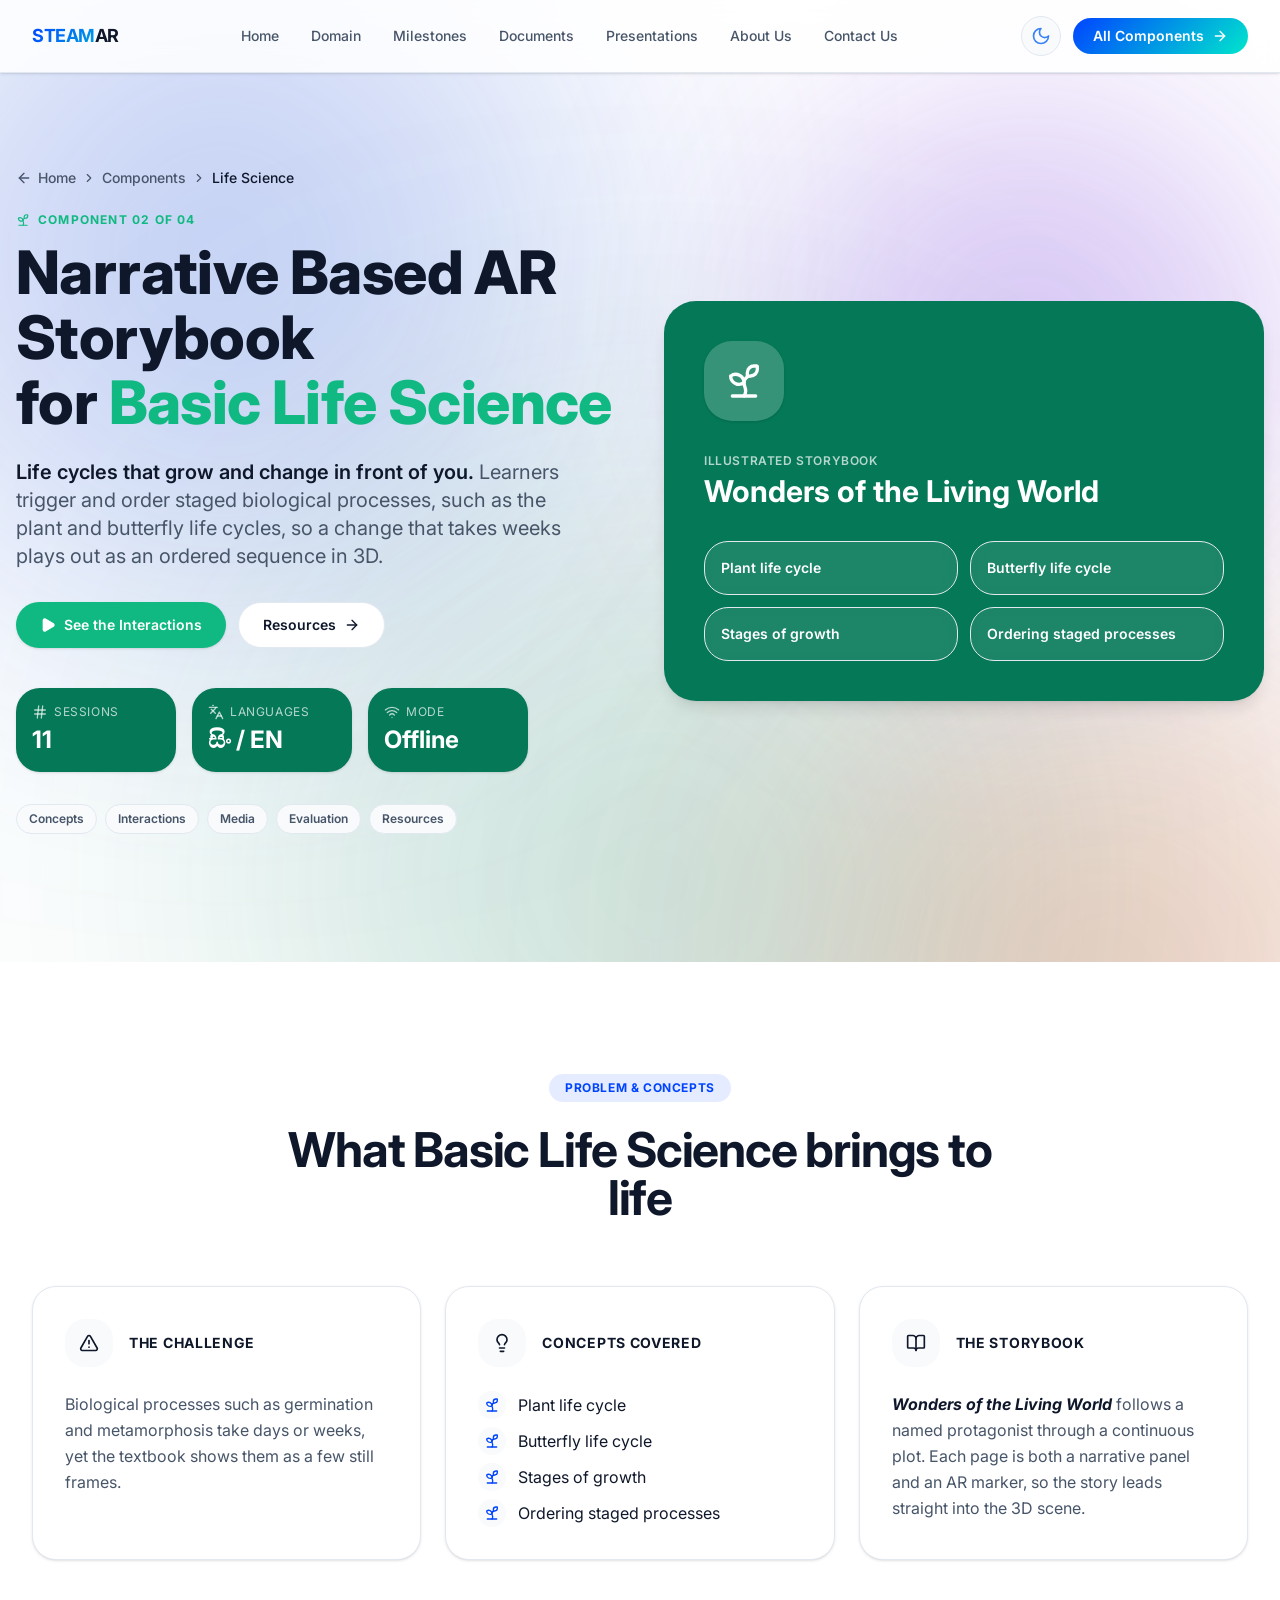
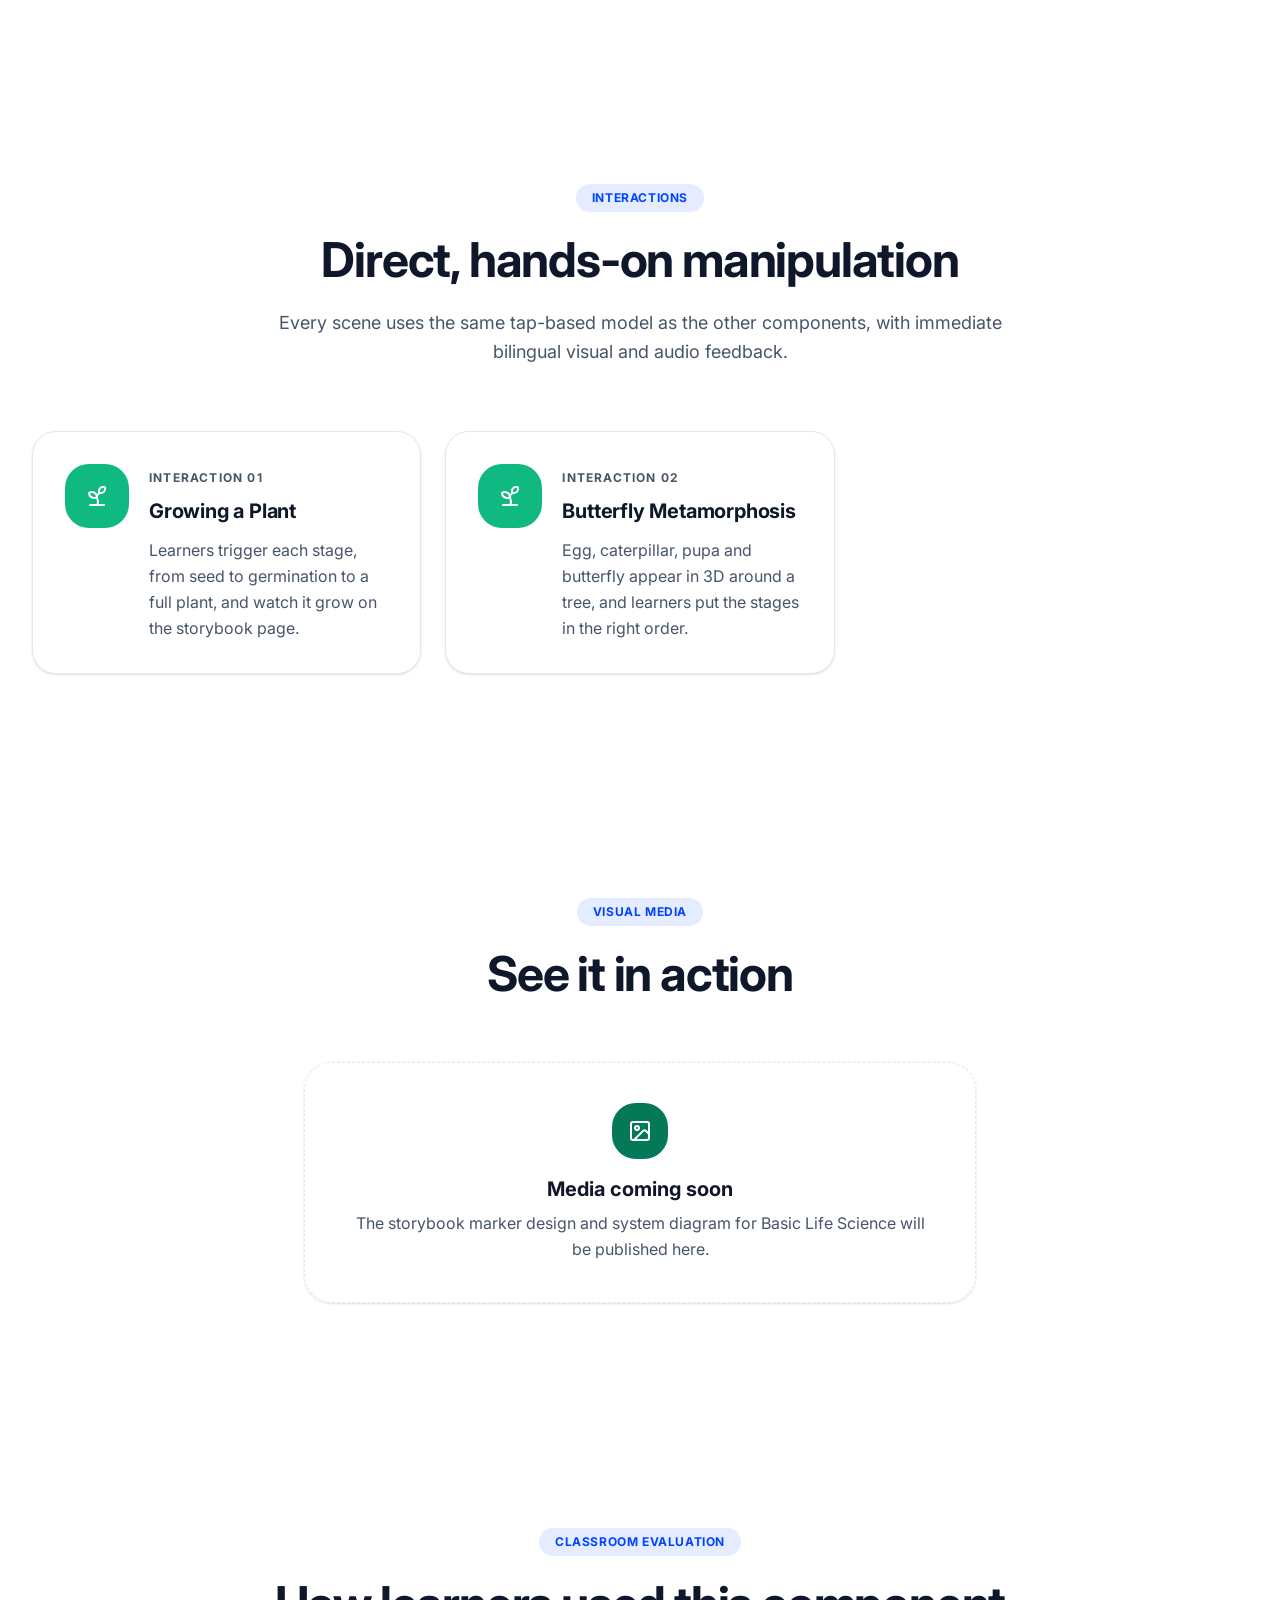
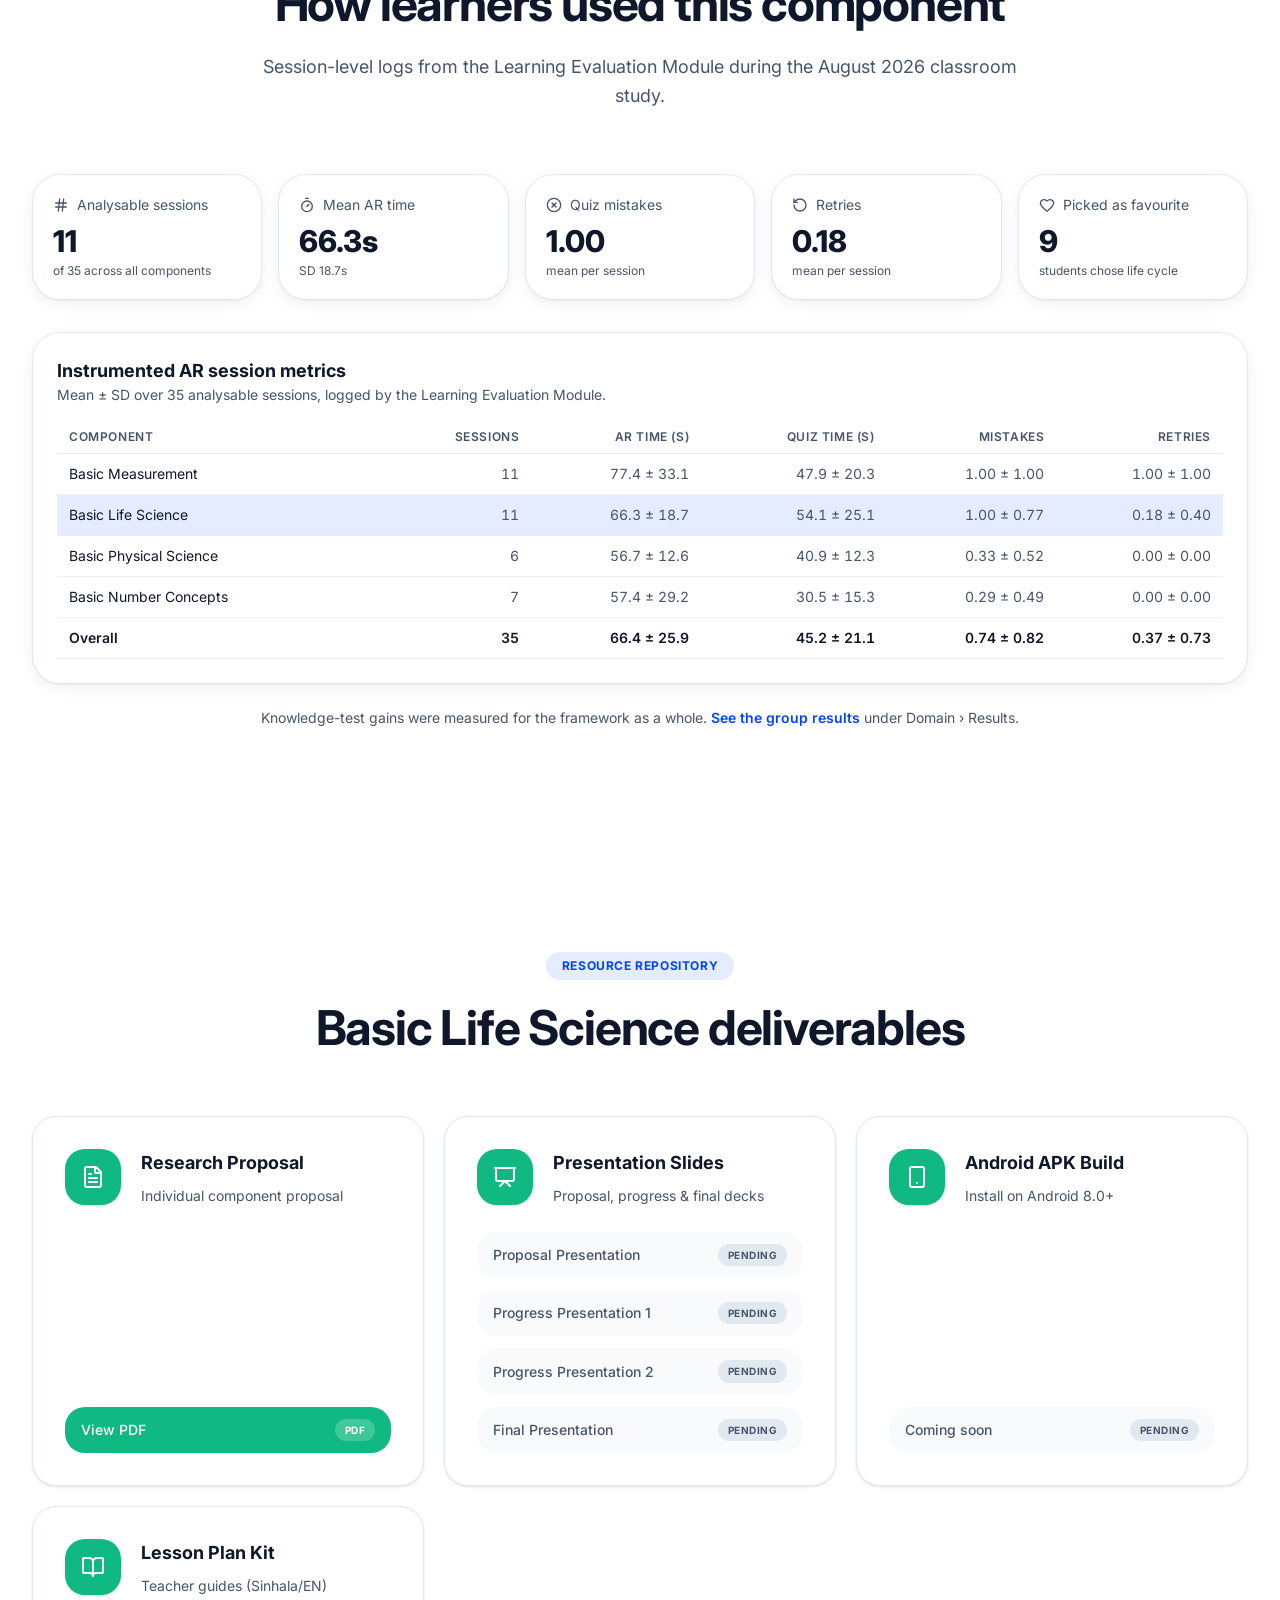
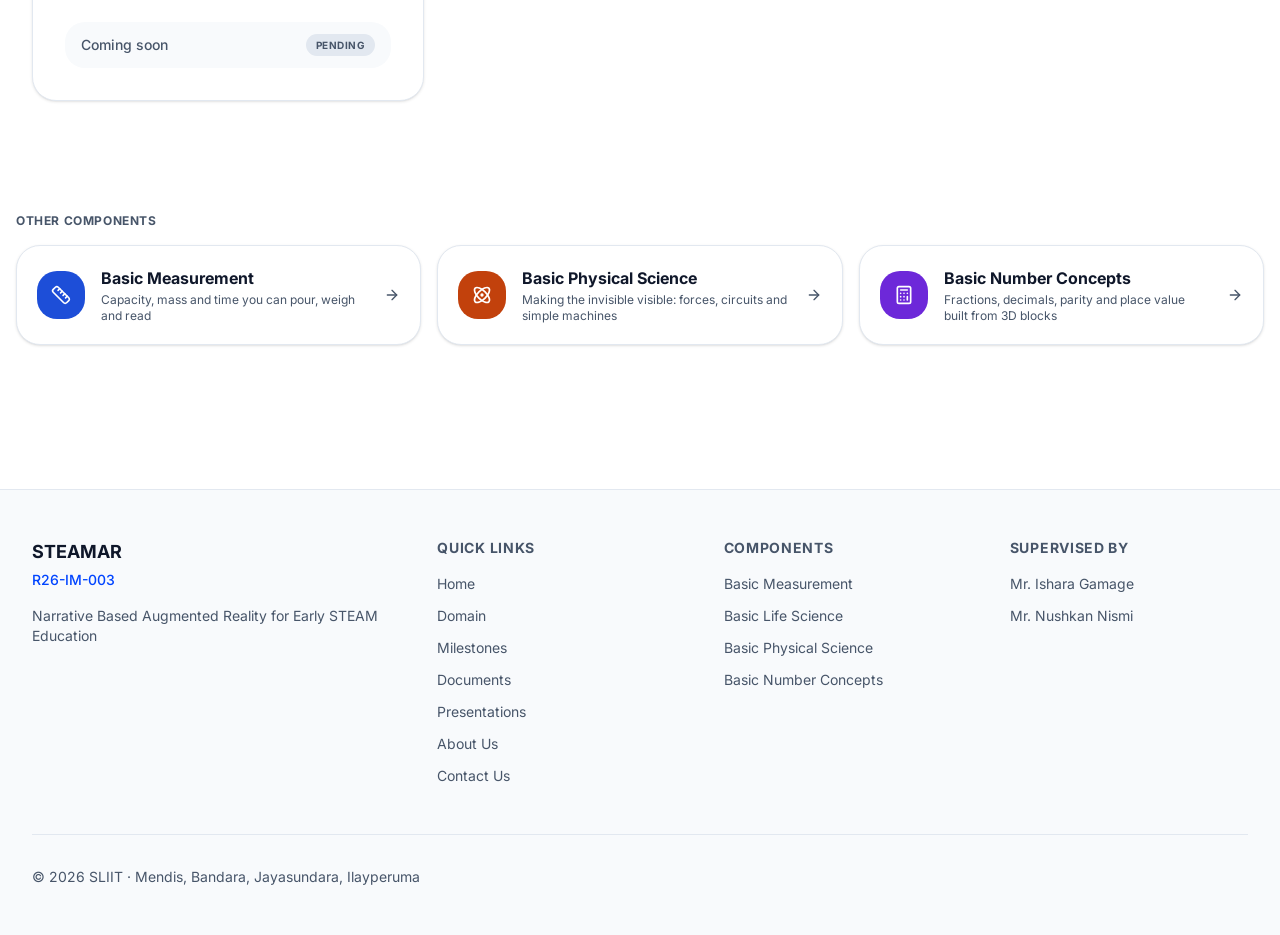
<file: component-life-science.html>
<!doctype html>
<html lang="en">
<head>
<meta charset="utf-8">
<meta name="viewport" content="width=device-width, initial-scale=1">
<title>Basic Life Science | Narrative-Based AR for Early STEAM Education</title>
<meta name="description" content="Life cycles that grow and change in front of you. Learners trigger and order staged biological processes, such as the plant and butterfly life cycles, so a change that takes weeks plays out as an ordered sequence in 3D.">
<meta name="author" content="R26-IM-003 · SLIIT">
<link rel="preconnect" href="https://fonts.googleapis.com">
<link rel="preconnect" href="https://fonts.gstatic.com" crossorigin>
<link rel="stylesheet" href="https://fonts.googleapis.com/css2?family=Plus+Jakarta+Sans:wght@500;600;700;800&family=Inter:wght@400;500;600&display=swap">
<link rel="stylesheet" href="css/style.css">
<link rel="stylesheet" href="css/animations.css">
<script>
  (function(){try{var t=localStorage.getItem('theme');if(t==='dark'){document.documentElement.classList.add('dark');}else{document.documentElement.classList.remove('dark');}}catch(e){}})();
</script>
</head>
<body>
<div class="relative min-h-screen overflow-x-hidden bg-background text-foreground">
<header class="fixed inset-x-0 top-0 z-50 border-b bg-background/80 shadow-sm backdrop-blur-md">
  <input type="checkbox" id="nav-toggle" class="peer sr-only" aria-label="Toggle menu">
  <div class="mx-auto max-w-7xl px-4 lg:px-8">
    <nav class="flex items-center justify-between py-4">
      <a href="index.html" class="flex items-center gap-2 text-foreground transition-colors hover:text-primary"><span class="font-display text-lg font-bold tracking-tight"><span class="text-gradient">STEAM</span>AR</span></a>
      <div class="hidden items-center gap-1 xl:flex xl:gap-2"><a href="index.html#home" class="rounded-full px-3 py-2 text-sm font-medium text-muted-foreground transition-colors hover:bg-surface hover:text-foreground">Home</a><a href="index.html#domain" class="rounded-full px-3 py-2 text-sm font-medium text-muted-foreground transition-colors hover:bg-surface hover:text-foreground">Domain</a><a href="index.html#milestones" class="rounded-full px-3 py-2 text-sm font-medium text-muted-foreground transition-colors hover:bg-surface hover:text-foreground">Milestones</a><a href="index.html#documents" class="rounded-full px-3 py-2 text-sm font-medium text-muted-foreground transition-colors hover:bg-surface hover:text-foreground">Documents</a><a href="index.html#presentations" class="rounded-full px-3 py-2 text-sm font-medium text-muted-foreground transition-colors hover:bg-surface hover:text-foreground">Presentations</a><a href="index.html#about" class="rounded-full px-3 py-2 text-sm font-medium text-muted-foreground transition-colors hover:bg-surface hover:text-foreground">About Us</a><a href="index.html#contact" class="rounded-full px-3 py-2 text-sm font-medium text-muted-foreground transition-colors hover:bg-surface hover:text-foreground">Contact Us</a></div>
      <div class="flex items-center gap-3">
        <button type="button" class="theme-toggle-btn" aria-label="Toggle light and dark theme" title="Toggle theme">
          <svg class="sun-icon h-5 w-5" xmlns="http://www.w3.org/2000/svg" viewBox="0 0 24 24" fill="none" stroke="currentColor" stroke-width="2" stroke-linecap="round" stroke-linejoin="round" aria-hidden="true"><circle cx="12" cy="12" r="4"/><path d="M12 2v2"/><path d="M12 20v2"/><path d="m4.93 4.93 1.41 1.41"/><path d="m17.66 17.66 1.41 1.41"/><path d="M2 12h2"/><path d="M20 12h2"/><path d="m6.34 17.66-1.41 1.41"/><path d="m19.07 4.93-1.41 1.41"/></svg>
          <svg class="moon-icon h-5 w-5" xmlns="http://www.w3.org/2000/svg" viewBox="0 0 24 24" fill="none" stroke="currentColor" stroke-width="2" stroke-linecap="round" stroke-linejoin="round" aria-hidden="true"><path d="M12 3a6 6 0 0 0 9 9 9 9 0 1 1-9-9Z"/></svg>
        </button>
        <a href="index.html#components" class="hidden items-center gap-2 rounded-full bg-gradient-primary px-5 py-2 text-sm font-semibold text-primary-foreground whitespace-nowrap transition-transform hover:-translate-y-0.5 hover:shadow-soft focus:ring-2 focus:ring-primary focus:ring-offset-2 focus:outline-none md:flex">All Components <svg xmlns="http://www.w3.org/2000/svg" viewBox="0 0 24 24" fill="none" stroke="currentColor" stroke-width="2" stroke-linecap="round" stroke-linejoin="round" class="h-4 w-4" aria-hidden="true"><path d="M5 12h14"/><path d="m12 5 7 7-7 7"/></svg></a>
        <label for="nav-toggle" class="nav-burger cursor-pointer rounded-full p-2 text-foreground hover:bg-surface xl:hidden" aria-label="Menu"><svg xmlns="http://www.w3.org/2000/svg" viewBox="0 0 24 24" fill="none" stroke="currentColor" stroke-width="2" stroke-linecap="round" stroke-linejoin="round" class="h-5 w-5 icon-open" aria-hidden="true"><path d="M4 5h16"/><path d="M4 12h16"/><path d="M4 19h16"/></svg><svg xmlns="http://www.w3.org/2000/svg" viewBox="0 0 24 24" fill="none" stroke="currentColor" stroke-width="2" stroke-linecap="round" stroke-linejoin="round" class="h-5 w-5 icon-close" aria-hidden="true"><path d="M18 6 6 18"/><path d="m6 6 12 12"/></svg></label>
      </div>
    </nav>
  </div>
  <div class="mobile-menu hidden border-t bg-background px-2 pb-4 pt-2 shadow-sm xl:!hidden">
    <div class="mx-auto max-w-7xl px-4">
      <div class="grid grid-cols-2 gap-2"><a href="index.html#home" class="rounded-lg px-3 py-2 text-sm font-medium text-foreground hover:bg-surface">Home</a><a href="index.html#domain" class="rounded-lg px-3 py-2 text-sm font-medium text-foreground hover:bg-surface">Domain</a><a href="index.html#milestones" class="rounded-lg px-3 py-2 text-sm font-medium text-foreground hover:bg-surface">Milestones</a><a href="index.html#documents" class="rounded-lg px-3 py-2 text-sm font-medium text-foreground hover:bg-surface">Documents</a><a href="index.html#presentations" class="rounded-lg px-3 py-2 text-sm font-medium text-foreground hover:bg-surface">Presentations</a><a href="index.html#about" class="rounded-lg px-3 py-2 text-sm font-medium text-foreground hover:bg-surface">About Us</a><a href="index.html#contact" class="rounded-lg px-3 py-2 text-sm font-medium text-foreground hover:bg-surface">Contact Us</a></div>
      <div class="mt-3 flex items-center justify-between border-t border-b py-2.5 px-1">
        <span class="text-xs font-semibold uppercase tracking-wider text-muted-foreground">Appearance</span>
        <button type="button" class="theme-toggle-mobile flex items-center gap-2 rounded-full border border-border bg-surface px-3 py-1.5 text-xs font-semibold text-foreground transition-colors hover:bg-card" aria-label="Toggle light and dark theme">
          <svg class="sun-icon h-4 w-4" xmlns="http://www.w3.org/2000/svg" viewBox="0 0 24 24" fill="none" stroke="currentColor" stroke-width="2" stroke-linecap="round" stroke-linejoin="round"><circle cx="12" cy="12" r="4"/><path d="M12 2v2"/><path d="M12 20v2"/><path d="m4.93 4.93 1.41 1.41"/><path d="m17.66 17.66 1.41 1.41"/><path d="M2 12h2"/><path d="M20 12h2"/><path d="m6.34 17.66-1.41 1.41"/><path d="m19.07 4.93-1.41 1.41"/></svg>
          <svg class="moon-icon h-4 w-4" xmlns="http://www.w3.org/2000/svg" viewBox="0 0 24 24" fill="none" stroke="currentColor" stroke-width="2" stroke-linecap="round" stroke-linejoin="round"><path d="M12 3a6 6 0 0 0 9 9 9 9 0 1 1-9-9Z"/></svg>
          <span class="theme-text">Dark Mode</span>
        </button>
      </div>
      <p class="mt-4 px-3 text-xs font-semibold uppercase tracking-wider text-muted-foreground">Components</p>
      <div class="mt-2 grid grid-cols-1 gap-2"><a href="component-measurement.html" class="flex items-center gap-3 rounded-lg px-3 py-2 text-sm font-medium text-foreground hover:bg-surface"><span class="flex h-6 w-6 items-center justify-center rounded-md bg-comp-measurement text-white"><svg xmlns="http://www.w3.org/2000/svg" viewBox="0 0 24 24" fill="none" stroke="currentColor" stroke-width="2" stroke-linecap="round" stroke-linejoin="round" class="h-4 w-4" aria-hidden="true"><path d="M21.3 15.3a2.4 2.4 0 0 1 0 3.4l-2.6 2.6a2.4 2.4 0 0 1-3.4 0L2.7 8.7a2.41 2.41 0 0 1 0-3.4l2.6-2.6a2.41 2.41 0 0 1 3.4 0Z"/><path d="m14.5 12.5 2-2"/><path d="m11.5 9.5 2-2"/><path d="m8.5 6.5 2-2"/><path d="m17.5 15.5 2-2"/></svg></span>Measurement</a><a href="component-life-science.html" class="flex items-center gap-3 rounded-lg px-3 py-2 text-sm font-medium text-foreground hover:bg-surface"><span class="flex h-6 w-6 items-center justify-center rounded-md bg-comp-life-science text-white"><svg xmlns="http://www.w3.org/2000/svg" viewBox="0 0 24 24" fill="none" stroke="currentColor" stroke-width="2" stroke-linecap="round" stroke-linejoin="round" class="h-4 w-4" aria-hidden="true"><path d="M14 9.536V7a4 4 0 0 1 4-4h1.5a.5.5 0 0 1 .5.5V5a4 4 0 0 1-4 4 4 4 0 0 0-4 4c0 2 1 3 1 5a5 5 0 0 1-1 3"/><path d="M4 9a5 5 0 0 1 8 4 5 5 0 0 1-8-4"/><path d="M5 21h14"/></svg></span>Life Science</a><a href="component-physical-science.html" class="flex items-center gap-3 rounded-lg px-3 py-2 text-sm font-medium text-foreground hover:bg-surface"><span class="flex h-6 w-6 items-center justify-center rounded-md bg-comp-physical-science text-white"><svg xmlns="http://www.w3.org/2000/svg" viewBox="0 0 24 24" fill="none" stroke="currentColor" stroke-width="2" stroke-linecap="round" stroke-linejoin="round" class="h-4 w-4" aria-hidden="true"><circle cx="12" cy="12" r="1"/><path d="M20.2 20.2c2.04-2.03.02-7.36-4.5-11.9-4.54-4.52-9.87-6.54-11.9-4.5-2.04 2.03-.02 7.36 4.5 11.9 4.54 4.52 9.87 6.54 11.9 4.5Z"/><path d="M15.7 15.7c4.52-4.54 6.54-9.87 4.5-11.9-2.03-2.04-7.36-.02-11.9 4.5-4.52 4.54-6.54 9.87-4.5 11.9 2.03 2.04 7.36.02 11.9-4.5Z"/></svg></span>Physical Science</a><a href="component-number-concepts.html" class="flex items-center gap-3 rounded-lg px-3 py-2 text-sm font-medium text-foreground hover:bg-surface"><span class="flex h-6 w-6 items-center justify-center rounded-md bg-comp-number-concepts text-white"><svg xmlns="http://www.w3.org/2000/svg" viewBox="0 0 24 24" fill="none" stroke="currentColor" stroke-width="2" stroke-linecap="round" stroke-linejoin="round" class="h-4 w-4" aria-hidden="true"><rect width="16" height="20" x="4" y="2" rx="2"/><line x1="8" x2="16" y1="6" y2="6"/><line x1="16" x2="16" y1="14" y2="18"/><path d="M16 10h.01"/><path d="M12 10h.01"/><path d="M8 10h.01"/><path d="M12 14h.01"/><path d="M8 14h.01"/><path d="M12 18h.01"/><path d="M8 18h.01"/></svg></span>Number Concepts</a></div>
    </div>
  </div>
</header>

<section id="overview" class="relative isolate overflow-hidden pt-28 lg:pt-32">
  <div class="absolute inset-0 -z-10 overflow-hidden bg-background">
  <div class="absolute -left-[10%] -top-[10%] h-[700px] w-[700px] rounded-full bg-comp-measurement-bg/40 blur-[140px] mix-blend-multiply"></div>
  <div class="absolute right-[0%] top-[10%] h-[500px] w-[500px] rounded-full bg-comp-number-concepts-bg/40 blur-[120px] mix-blend-multiply"></div>
  <div class="absolute left-[20%] top-[50%] h-[800px] w-[800px] rounded-full bg-comp-life-science-bg/30 blur-[160px] mix-blend-multiply"></div>
  <div class="absolute -right-[10%] top-[70%] h-[600px] w-[600px] rounded-full bg-comp-physical-science-bg/40 blur-[140px] mix-blend-multiply"></div>
</div>
  <div class="mx-auto grid max-w-7xl items-center gap-12 px-4 pb-24 pt-10 lg:grid-cols-2 lg:pb-32">
    <div>
      <nav aria-label="Breadcrumb" class="flex flex-wrap items-center gap-1.5 text-sm font-medium text-muted-foreground">
        <a href="index.html" class="inline-flex items-center gap-1.5 transition-colors hover:text-foreground"><svg xmlns="http://www.w3.org/2000/svg" viewBox="0 0 24 24" fill="none" stroke="currentColor" stroke-width="2" stroke-linecap="round" stroke-linejoin="round" class="h-4 w-4" aria-hidden="true"><path d="m12 19-7-7 7-7"/><path d="M19 12H5"/></svg> Home</a><svg xmlns="http://www.w3.org/2000/svg" viewBox="0 0 24 24" fill="none" stroke="currentColor" stroke-width="2" stroke-linecap="round" stroke-linejoin="round" class="h-3.5 w-3.5" aria-hidden="true"><path d="m9 18 6-6-6-6"/></svg>
        <a href="index.html#components" class="transition-colors hover:text-foreground">Components</a><svg xmlns="http://www.w3.org/2000/svg" viewBox="0 0 24 24" fill="none" stroke="currentColor" stroke-width="2" stroke-linecap="round" stroke-linejoin="round" class="h-3.5 w-3.5" aria-hidden="true"><path d="m9 18 6-6-6-6"/></svg>
        <span class="text-foreground">Life Science</span>
      </nav>
      <p class="animate-fade-up mt-6 flex items-center gap-2 text-xs font-bold uppercase tracking-widest text-comp-life-science"><svg xmlns="http://www.w3.org/2000/svg" viewBox="0 0 24 24" fill="none" stroke="currentColor" stroke-width="2" stroke-linecap="round" stroke-linejoin="round" class="h-3.5 w-3.5" aria-hidden="true"><path d="M14 9.536V7a4 4 0 0 1 4-4h1.5a.5.5 0 0 1 .5.5V5a4 4 0 0 1-4 4 4 4 0 0 0-4 4c0 2 1 3 1 5a5 5 0 0 1-1 3"/><path d="M4 9a5 5 0 0 1 8 4 5 5 0 0 1-8-4"/><path d="M5 21h14"/></svg> Component 02 of 04</p>
      <h1 class="animate-fade-up mt-3 font-display text-4xl font-extrabold leading-[1.08] text-foreground [animation-delay:100ms] sm:text-5xl xl:text-6xl">Narrative Based AR Storybook<br>for <span class="text-comp-life-science">Basic Life Science</span></h1>
      <p class="animate-fade-up mt-6 max-w-xl text-lg text-muted-foreground [animation-delay:200ms] sm:text-xl"><strong class="font-semibold text-foreground">Life cycles that grow and change in front of you.</strong> Learners trigger and order staged biological processes, such as the plant and butterfly life cycles, so a change that takes weeks plays out as an ordered sequence in 3D.</p>
      <div class="animate-fade-up mt-8 flex flex-wrap gap-3 [animation-delay:300ms]">
        <a href="#interactions" class="inline-flex items-center gap-2 rounded-full bg-comp-life-science px-6 py-3 text-sm font-semibold text-white shadow-sm transition-transform hover:-translate-y-0.5 hover:shadow-soft"><svg xmlns="http://www.w3.org/2000/svg" viewBox="0 0 24 24" fill="white" stroke="currentColor" stroke-width="2" stroke-linecap="round" stroke-linejoin="round" class="h-4 w-4 text-white" aria-hidden="true"><path d="M5 5a2 2 0 0 1 3.008-1.728l11.997 6.998a2 2 0 0 1 .003 3.458l-12 7A2 2 0 0 1 5 19z"/></svg> See the Interactions</a>
        <a href="#resources" class="inline-flex items-center gap-2 rounded-full border bg-card px-6 py-3 text-sm font-semibold text-foreground transition-colors hover:bg-surface">Resources <svg xmlns="http://www.w3.org/2000/svg" viewBox="0 0 24 24" fill="none" stroke="currentColor" stroke-width="2" stroke-linecap="round" stroke-linejoin="round" class="h-4 w-4" aria-hidden="true"><path d="M5 12h14"/><path d="m12 5 7 7-7 7"/></svg></a>
      </div>
      <dl class="animate-fade-up mt-10 grid max-w-lg grid-cols-3 gap-4 [animation-delay:400ms]">
        <div class="rounded-2xl border-transparent bg-comp-life-science-bg p-4 text-white shadow-sm"><dt class="flex items-center gap-1.5 text-xs uppercase tracking-wider text-white/70"><svg xmlns="http://www.w3.org/2000/svg" viewBox="0 0 24 24" fill="none" stroke="currentColor" stroke-width="2" stroke-linecap="round" stroke-linejoin="round" class="h-4 w-4" aria-hidden="true"><line x1="4" x2="20" y1="9" y2="9"/><line x1="4" x2="20" y1="15" y2="15"/><line x1="10" x2="8" y1="3" y2="21"/><line x1="16" x2="14" y1="3" y2="21"/></svg>Sessions</dt><dd class="mt-1 font-display text-2xl font-bold">11</dd></div><div class="rounded-2xl border-transparent bg-comp-life-science-bg p-4 text-white shadow-sm"><dt class="flex items-center gap-1.5 text-xs uppercase tracking-wider text-white/70"><svg xmlns="http://www.w3.org/2000/svg" viewBox="0 0 24 24" fill="none" stroke="currentColor" stroke-width="2" stroke-linecap="round" stroke-linejoin="round" class="h-4 w-4" aria-hidden="true"><path d="m5 8 6 6"/><path d="m4 14 6-6 2-3"/><path d="M2 5h12"/><path d="M7 2h1"/><path d="m22 22-5-10-5 10"/><path d="M14 18h6"/></svg>Languages</dt><dd class="mt-1 font-display text-2xl font-bold">සිං / EN</dd></div><div class="rounded-2xl border-transparent bg-comp-life-science-bg p-4 text-white shadow-sm"><dt class="flex items-center gap-1.5 text-xs uppercase tracking-wider text-white/70"><svg xmlns="http://www.w3.org/2000/svg" viewBox="0 0 24 24" fill="none" stroke="currentColor" stroke-width="2" stroke-linecap="round" stroke-linejoin="round" class="h-4 w-4" aria-hidden="true"><path d="M12 20h.01"/><path d="M2 8.82a15 15 0 0 1 20 0"/><path d="M5 12.859a10 10 0 0 1 14 0"/><path d="M8.5 16.429a5 5 0 0 1 7 0"/></svg>Mode</dt><dd class="mt-1 font-display text-2xl font-bold">Offline</dd></div>
      </dl>
      <div class="animate-fade-up mt-8 flex flex-wrap gap-2 [animation-delay:500ms]"><a href="#concepts" class="rounded-full border bg-surface px-3 py-1.5 text-xs font-semibold text-muted-foreground transition-colors hover:bg-card hover:text-foreground">Concepts</a><a href="#interactions" class="rounded-full border bg-surface px-3 py-1.5 text-xs font-semibold text-muted-foreground transition-colors hover:bg-card hover:text-foreground">Interactions</a><a href="#media" class="rounded-full border bg-surface px-3 py-1.5 text-xs font-semibold text-muted-foreground transition-colors hover:bg-card hover:text-foreground">Media</a><a href="#evaluation" class="rounded-full border bg-surface px-3 py-1.5 text-xs font-semibold text-muted-foreground transition-colors hover:bg-card hover:text-foreground">Evaluation</a><a href="#resources" class="rounded-full border bg-surface px-3 py-1.5 text-xs font-semibold text-muted-foreground transition-colors hover:bg-card hover:text-foreground">Resources</a></div>
    </div>
    <div class="animate-fade-up relative [animation-delay:300ms]">
      <div class="relative overflow-hidden rounded-[2rem] border-transparent bg-comp-life-science-bg p-10 text-white shadow-lg">
        <span class="grid h-20 w-20 place-items-center rounded-3xl bg-white/20 text-white shadow-sm backdrop-blur-sm"><svg xmlns="http://www.w3.org/2000/svg" viewBox="0 0 24 24" fill="none" stroke="currentColor" stroke-width="2" stroke-linecap="round" stroke-linejoin="round" class="h-10 w-10" aria-hidden="true"><path d="M14 9.536V7a4 4 0 0 1 4-4h1.5a.5.5 0 0 1 .5.5V5a4 4 0 0 1-4 4 4 4 0 0 0-4 4c0 2 1 3 1 5a5 5 0 0 1-1 3"/><path d="M4 9a5 5 0 0 1 8 4 5 5 0 0 1-8-4"/><path d="M5 21h14"/></svg></span>
        <p class="mt-8 text-xs font-semibold uppercase tracking-wider text-white/70">Illustrated storybook</p>
        <p class="mt-1 font-display text-3xl font-bold">Wonders of the Living World</p>
        <div class="mt-8 grid grid-cols-2 gap-3"><div class="rounded-2xl border border-white/20 bg-white/10 p-4 text-sm font-semibold backdrop-blur-sm">Plant life cycle</div><div class="rounded-2xl border border-white/20 bg-white/10 p-4 text-sm font-semibold backdrop-blur-sm">Butterfly life cycle</div><div class="rounded-2xl border border-white/20 bg-white/10 p-4 text-sm font-semibold backdrop-blur-sm">Stages of growth</div><div class="rounded-2xl border border-white/20 bg-white/10 p-4 text-sm font-semibold backdrop-blur-sm">Ordering staged processes</div></div></div>
    </div>
  </div>
</section>
<section id="concepts" class="relative scroll-mt-24 py-20 lg:py-28">
  <div class="mx-auto max-w-7xl px-4 lg:px-8">
    <div class="mx-auto mb-16 max-w-3xl text-center">
      <span class="inline-flex items-center gap-2 rounded-full bg-primary/10 px-4 py-1.5 text-xs font-bold uppercase tracking-wider text-primary">Problem &amp; Concepts</span>
      <h2 class="mt-6 font-display text-3xl font-bold tracking-tight text-foreground sm:text-4xl lg:text-5xl">What Basic Life Science brings to life</h2>
      
    </div>
    
<div class="grid gap-6 lg:grid-cols-3">
  <div class="group relative flex flex-col overflow-hidden rounded-2xl border bg-card p-8 shadow-sm transition-all duration-300 hover:-translate-y-1 hover:shadow-soft  ">
  
  
  <div class="relative z-10 flex items-center gap-4">
    <span class="flex h-12 w-12 items-center justify-center rounded-xl bg-muted text-foreground"><svg xmlns="http://www.w3.org/2000/svg" viewBox="0 0 24 24" fill="none" stroke="currentColor" stroke-width="2" stroke-linecap="round" stroke-linejoin="round" class="h-5 w-5" aria-hidden="true"><path d="m21.73 18-8-14a2 2 0 0 0-3.48 0l-8 14A2 2 0 0 0 4 21h16a2 2 0 0 0 1.73-3"/><path d="M12 9v4"/><path d="M12 17h.01"/></svg></span>
    <p class="text-sm font-bold uppercase tracking-wider text-foreground">The Challenge</p>
  </div>
  <div class="relative z-10 mt-6 flex-1 text-base leading-relaxed text-muted-foreground"><p class="text-muted-foreground">Biological processes such as germination and metamorphosis take days or weeks, yet the textbook shows them as a few still frames.</p></div>
</div>
  <div class="group relative flex flex-col overflow-hidden rounded-2xl border bg-card p-8 shadow-sm transition-all duration-300 hover:-translate-y-1 hover:shadow-soft  ">
  
  
  <div class="relative z-10 flex items-center gap-4">
    <span class="flex h-12 w-12 items-center justify-center rounded-xl bg-muted text-foreground"><svg xmlns="http://www.w3.org/2000/svg" viewBox="0 0 24 24" fill="none" stroke="currentColor" stroke-width="2" stroke-linecap="round" stroke-linejoin="round" class="h-5 w-5" aria-hidden="true"><path d="M15 14c.2-1 .7-1.7 1.5-2.5 1-.9 1.5-2.2 1.5-3.5A6 6 0 0 0 6 8c0 1 .2 2.2 1.5 3.5.7.7 1.3 1.5 1.5 2.5"/><path d="M9 18h6"/><path d="M10 22h4"/></svg></span>
    <p class="text-sm font-bold uppercase tracking-wider text-foreground">Concepts Covered</p>
  </div>
  <div class="relative z-10 mt-6 flex-1 text-base leading-relaxed text-muted-foreground"><ul class="space-y-2"><li class="flex items-center gap-3"><span class="grid h-7 w-7 place-items-center rounded-lg bg-secondary text-primary"><svg xmlns="http://www.w3.org/2000/svg" viewBox="0 0 24 24" fill="none" stroke="currentColor" stroke-width="2" stroke-linecap="round" stroke-linejoin="round" class="h-4 w-4" aria-hidden="true"><path d="M14 9.536V7a4 4 0 0 1 4-4h1.5a.5.5 0 0 1 .5.5V5a4 4 0 0 1-4 4 4 4 0 0 0-4 4c0 2 1 3 1 5a5 5 0 0 1-1 3"/><path d="M4 9a5 5 0 0 1 8 4 5 5 0 0 1-8-4"/><path d="M5 21h14"/></svg></span><span class="text-foreground">Plant life cycle</span></li><li class="flex items-center gap-3"><span class="grid h-7 w-7 place-items-center rounded-lg bg-secondary text-primary"><svg xmlns="http://www.w3.org/2000/svg" viewBox="0 0 24 24" fill="none" stroke="currentColor" stroke-width="2" stroke-linecap="round" stroke-linejoin="round" class="h-4 w-4" aria-hidden="true"><path d="M14 9.536V7a4 4 0 0 1 4-4h1.5a.5.5 0 0 1 .5.5V5a4 4 0 0 1-4 4 4 4 0 0 0-4 4c0 2 1 3 1 5a5 5 0 0 1-1 3"/><path d="M4 9a5 5 0 0 1 8 4 5 5 0 0 1-8-4"/><path d="M5 21h14"/></svg></span><span class="text-foreground">Butterfly life cycle</span></li><li class="flex items-center gap-3"><span class="grid h-7 w-7 place-items-center rounded-lg bg-secondary text-primary"><svg xmlns="http://www.w3.org/2000/svg" viewBox="0 0 24 24" fill="none" stroke="currentColor" stroke-width="2" stroke-linecap="round" stroke-linejoin="round" class="h-4 w-4" aria-hidden="true"><path d="M14 9.536V7a4 4 0 0 1 4-4h1.5a.5.5 0 0 1 .5.5V5a4 4 0 0 1-4 4 4 4 0 0 0-4 4c0 2 1 3 1 5a5 5 0 0 1-1 3"/><path d="M4 9a5 5 0 0 1 8 4 5 5 0 0 1-8-4"/><path d="M5 21h14"/></svg></span><span class="text-foreground">Stages of growth</span></li><li class="flex items-center gap-3"><span class="grid h-7 w-7 place-items-center rounded-lg bg-secondary text-primary"><svg xmlns="http://www.w3.org/2000/svg" viewBox="0 0 24 24" fill="none" stroke="currentColor" stroke-width="2" stroke-linecap="round" stroke-linejoin="round" class="h-4 w-4" aria-hidden="true"><path d="M14 9.536V7a4 4 0 0 1 4-4h1.5a.5.5 0 0 1 .5.5V5a4 4 0 0 1-4 4 4 4 0 0 0-4 4c0 2 1 3 1 5a5 5 0 0 1-1 3"/><path d="M4 9a5 5 0 0 1 8 4 5 5 0 0 1-8-4"/><path d="M5 21h14"/></svg></span><span class="text-foreground">Ordering staged processes</span></li></ul></div>
</div>
  <div class="group relative flex flex-col overflow-hidden rounded-2xl border bg-card p-8 shadow-sm transition-all duration-300 hover:-translate-y-1 hover:shadow-soft  ">
  
  
  <div class="relative z-10 flex items-center gap-4">
    <span class="flex h-12 w-12 items-center justify-center rounded-xl bg-muted text-foreground"><svg xmlns="http://www.w3.org/2000/svg" viewBox="0 0 24 24" fill="none" stroke="currentColor" stroke-width="2" stroke-linecap="round" stroke-linejoin="round" class="h-5 w-5" aria-hidden="true"><path d="M12 7v14"/><path d="M3 18a1 1 0 0 1-1-1V4a1 1 0 0 1 1-1h5a4 4 0 0 1 4 4 4 4 0 0 1 4-4h5a1 1 0 0 1 1 1v13a1 1 0 0 1-1 1h-6a3 3 0 0 0-3 3 3 3 0 0 0-3-3z"/></svg></span>
    <p class="text-sm font-bold uppercase tracking-wider text-foreground">The Storybook</p>
  </div>
  <div class="relative z-10 mt-6 flex-1 text-base leading-relaxed text-muted-foreground"><p class="text-muted-foreground"><strong class="italic text-foreground">Wonders of the Living World</strong> follows a named protagonist through a continuous plot. Each page is both a narrative panel and an AR marker, so the story leads straight into the 3D scene.</p></div>
</div>
</div>
  </div>
</section>
<section id="interactions" class="relative scroll-mt-24 py-20 lg:py-28">
  <div class="mx-auto max-w-7xl px-4 lg:px-8">
    <div class="mx-auto mb-16 max-w-3xl text-center">
      <span class="inline-flex items-center gap-2 rounded-full bg-primary/10 px-4 py-1.5 text-xs font-bold uppercase tracking-wider text-primary">Interactions</span>
      <h2 class="mt-6 font-display text-3xl font-bold tracking-tight text-foreground sm:text-4xl lg:text-5xl">Direct, hands-on manipulation</h2>
      <p class="mt-6 text-lg leading-relaxed text-muted-foreground">Every scene uses the same tap-based model as the other components, with immediate bilingual visual and audio feedback.</p>
    </div>
    
<div class="grid gap-6 lg:grid-cols-3"><div class="group relative overflow-hidden rounded-2xl border bg-card p-8 shadow-sm transition-all duration-200 hover:-translate-y-1 hover:shadow-soft"><div class="relative flex items-start gap-5"><span class="flex h-16 w-16 shrink-0 items-center justify-center rounded-2xl bg-comp-life-science text-white"><svg xmlns="http://www.w3.org/2000/svg" viewBox="0 0 24 24" fill="none" stroke="currentColor" stroke-width="2" stroke-linecap="round" stroke-linejoin="round" class="h-6 w-6" aria-hidden="true"><path d="M14 9.536V7a4 4 0 0 1 4-4h1.5a.5.5 0 0 1 .5.5V5a4 4 0 0 1-4 4 4 4 0 0 0-4 4c0 2 1 3 1 5a5 5 0 0 1-1 3"/><path d="M4 9a5 5 0 0 1 8 4 5 5 0 0 1-8-4"/><path d="M5 21h14"/></svg></span><div><span class="text-xs font-bold uppercase tracking-widest text-muted-foreground">Interaction 01</span><h3 class="mt-2 font-display text-xl font-bold text-foreground">Growing a Plant</h3><p class="mt-3 leading-relaxed text-muted-foreground">Learners trigger each stage, from seed to germination to a full plant, and watch it grow on the storybook page.</p></div></div></div><div class="group relative overflow-hidden rounded-2xl border bg-card p-8 shadow-sm transition-all duration-200 hover:-translate-y-1 hover:shadow-soft"><div class="relative flex items-start gap-5"><span class="flex h-16 w-16 shrink-0 items-center justify-center rounded-2xl bg-comp-life-science text-white"><svg xmlns="http://www.w3.org/2000/svg" viewBox="0 0 24 24" fill="none" stroke="currentColor" stroke-width="2" stroke-linecap="round" stroke-linejoin="round" class="h-6 w-6" aria-hidden="true"><path d="M14 9.536V7a4 4 0 0 1 4-4h1.5a.5.5 0 0 1 .5.5V5a4 4 0 0 1-4 4 4 4 0 0 0-4 4c0 2 1 3 1 5a5 5 0 0 1-1 3"/><path d="M4 9a5 5 0 0 1 8 4 5 5 0 0 1-8-4"/><path d="M5 21h14"/></svg></span><div><span class="text-xs font-bold uppercase tracking-widest text-muted-foreground">Interaction 02</span><h3 class="mt-2 font-display text-xl font-bold text-foreground">Butterfly Metamorphosis</h3><p class="mt-3 leading-relaxed text-muted-foreground">Egg, caterpillar, pupa and butterfly appear in 3D around a tree, and learners put the stages in the right order.</p></div></div></div></div>
  </div>
</section>
<section id="media" class="relative scroll-mt-24 py-20 lg:py-28">
  <div class="mx-auto max-w-7xl px-4 lg:px-8">
    <div class="mx-auto mb-16 max-w-3xl text-center">
      <span class="inline-flex items-center gap-2 rounded-full bg-primary/10 px-4 py-1.5 text-xs font-bold uppercase tracking-wider text-primary">Visual Media</span>
      <h2 class="mt-6 font-display text-3xl font-bold tracking-tight text-foreground sm:text-4xl lg:text-5xl">See it in action</h2>
      
    </div>
    <div class="mx-auto max-w-2xl rounded-3xl border border-dashed bg-card/60 p-10 text-center shadow-sm"><span class="mx-auto grid h-14 w-14 place-items-center rounded-2xl bg-comp-life-science-bg text-white"><svg xmlns="http://www.w3.org/2000/svg" viewBox="0 0 24 24" fill="none" stroke="currentColor" stroke-width="2" stroke-linecap="round" stroke-linejoin="round" class="h-6 w-6" aria-hidden="true"><rect width="18" height="18" x="3" y="3" rx="2" ry="2"/><circle cx="9" cy="9" r="2"/><path d="m21 15-3.086-3.086a2 2 0 0 0-2.828 0L6 21"/></svg></span><p class="mt-4 font-display text-xl font-bold text-foreground">Media coming soon</p><p class="mt-2 text-muted-foreground">The storybook marker design and system diagram for Basic Life Science will be published here.</p></div>



  </div>
</section>
<section id="evaluation" class="relative scroll-mt-24 py-20 lg:py-28">
  <div class="mx-auto max-w-7xl px-4 lg:px-8">
    <div class="mx-auto mb-16 max-w-3xl text-center">
      <span class="inline-flex items-center gap-2 rounded-full bg-primary/10 px-4 py-1.5 text-xs font-bold uppercase tracking-wider text-primary">Classroom Evaluation</span>
      <h2 class="mt-6 font-display text-3xl font-bold tracking-tight text-foreground sm:text-4xl lg:text-5xl">How learners used this component</h2>
      <p class="mt-6 text-lg leading-relaxed text-muted-foreground">Session-level logs from the Learning Evaluation Module during the August 2026 classroom study.</p>
    </div>
    
<div class="grid gap-4 sm:grid-cols-2 lg:grid-cols-5"><div class="rounded-3xl border bg-card p-5 shadow-soft"><p class="flex items-center gap-2 text-sm text-muted-foreground"><svg xmlns="http://www.w3.org/2000/svg" viewBox="0 0 24 24" fill="none" stroke="currentColor" stroke-width="2" stroke-linecap="round" stroke-linejoin="round" class="h-4 w-4" aria-hidden="true"><line x1="4" x2="20" y1="9" y2="9"/><line x1="4" x2="20" y1="15" y2="15"/><line x1="10" x2="8" y1="3" y2="21"/><line x1="16" x2="14" y1="3" y2="21"/></svg>Analysable sessions</p><p class="mt-2 font-display text-3xl font-extrabold text-foreground">11</p><p class="mt-1 text-xs text-muted-foreground">of 35 across all components</p></div><div class="rounded-3xl border bg-card p-5 shadow-soft"><p class="flex items-center gap-2 text-sm text-muted-foreground"><svg xmlns="http://www.w3.org/2000/svg" viewBox="0 0 24 24" fill="none" stroke="currentColor" stroke-width="2" stroke-linecap="round" stroke-linejoin="round" class="h-4 w-4" aria-hidden="true"><line x1="10" x2="14" y1="2" y2="2"/><line x1="12" x2="15" y1="14" y2="11"/><circle cx="12" cy="14" r="8"/></svg>Mean AR time</p><p class="mt-2 font-display text-3xl font-extrabold text-foreground">66.3s</p><p class="mt-1 text-xs text-muted-foreground">SD 18.7s</p></div><div class="rounded-3xl border bg-card p-5 shadow-soft"><p class="flex items-center gap-2 text-sm text-muted-foreground"><svg xmlns="http://www.w3.org/2000/svg" viewBox="0 0 24 24" fill="none" stroke="currentColor" stroke-width="2" stroke-linecap="round" stroke-linejoin="round" class="h-4 w-4" aria-hidden="true"><circle cx="12" cy="12" r="10"/><path d="m15 9-6 6"/><path d="m9 9 6 6"/></svg>Quiz mistakes</p><p class="mt-2 font-display text-3xl font-extrabold text-foreground">1.00</p><p class="mt-1 text-xs text-muted-foreground">mean per session</p></div><div class="rounded-3xl border bg-card p-5 shadow-soft"><p class="flex items-center gap-2 text-sm text-muted-foreground"><svg xmlns="http://www.w3.org/2000/svg" viewBox="0 0 24 24" fill="none" stroke="currentColor" stroke-width="2" stroke-linecap="round" stroke-linejoin="round" class="h-4 w-4" aria-hidden="true"><path d="M3 12a9 9 0 1 0 9-9 9.75 9.75 0 0 0-6.74 2.74L3 8"/><path d="M3 3v5h5"/></svg>Retries</p><p class="mt-2 font-display text-3xl font-extrabold text-foreground">0.18</p><p class="mt-1 text-xs text-muted-foreground">mean per session</p></div><div class="rounded-3xl border bg-card p-5 shadow-soft"><p class="flex items-center gap-2 text-sm text-muted-foreground"><svg xmlns="http://www.w3.org/2000/svg" viewBox="0 0 24 24" fill="none" stroke="currentColor" stroke-width="2" stroke-linecap="round" stroke-linejoin="round" class="h-4 w-4" aria-hidden="true"><path d="M2 9.5a5.5 5.5 0 0 1 9.591-3.676.56.56 0 0 0 .818 0A5.49 5.49 0 0 1 22 9.5c0 2.29-1.5 4-3 5.5l-5.492 5.313a2 2 0 0 1-3 .019L5 15c-1.5-1.5-3-3.2-3-5.5"/></svg>Picked as favourite</p><p class="mt-2 font-display text-3xl font-extrabold text-foreground">9</p><p class="mt-1 text-xs text-muted-foreground">students chose life cycle</p></div></div>
<div class="mt-8"><div class="overflow-x-auto rounded-3xl border bg-card p-4 shadow-soft sm:p-6"><table class="w-full min-w-[640px] text-sm">
  <caption class="mb-4 text-left"><span class="block font-display text-lg font-bold text-foreground">Instrumented AR session metrics</span><span class="block text-sm text-muted-foreground">Mean ± SD over 35 analysable sessions, logged by the Learning Evaluation Module.</span></caption>
  <thead><tr class="border-b text-left text-xs uppercase tracking-wider text-muted-foreground"><th class="py-2 pl-3 pr-4 font-semibold">Component</th><th class="py-2 pr-4 text-right font-semibold">Sessions</th><th class="py-2 pr-4 text-right font-semibold">AR time (s)</th><th class="py-2 pr-4 text-right font-semibold">Quiz time (s)</th><th class="py-2 pr-4 text-right font-semibold">Mistakes</th><th class="py-2 pr-3 text-right font-semibold">Retries</th></tr></thead>
  <tbody class="tabular-nums text-muted-foreground">
    <tr class="border-b border-border/60  "><td class="py-2.5 pl-3 pr-4 text-foreground"><a href="component-measurement.html" class="hover:text-primary hover:underline">Basic Measurement</a></td><td class="py-2.5 pr-4 text-right">11</td><td class="py-2.5 pr-4 text-right">77.4 ± 33.1</td><td class="py-2.5 pr-4 text-right">47.9 ± 20.3</td><td class="py-2.5 pr-4 text-right">1.00 ± 1.00</td><td class="py-2.5 pr-3 text-right">1.00 ± 1.00</td></tr><tr class="border-b border-border/60 bg-primary/10 "><td class="py-2.5 pl-3 pr-4 text-foreground"><a href="component-life-science.html" class="hover:text-primary hover:underline">Basic Life Science</a></td><td class="py-2.5 pr-4 text-right">11</td><td class="py-2.5 pr-4 text-right">66.3 ± 18.7</td><td class="py-2.5 pr-4 text-right">54.1 ± 25.1</td><td class="py-2.5 pr-4 text-right">1.00 ± 0.77</td><td class="py-2.5 pr-3 text-right">0.18 ± 0.40</td></tr><tr class="border-b border-border/60  "><td class="py-2.5 pl-3 pr-4 text-foreground"><a href="component-physical-science.html" class="hover:text-primary hover:underline">Basic Physical Science</a></td><td class="py-2.5 pr-4 text-right">6</td><td class="py-2.5 pr-4 text-right">56.7 ± 12.6</td><td class="py-2.5 pr-4 text-right">40.9 ± 12.3</td><td class="py-2.5 pr-4 text-right">0.33 ± 0.52</td><td class="py-2.5 pr-3 text-right">0.00 ± 0.00</td></tr><tr class="border-b border-border/60  "><td class="py-2.5 pl-3 pr-4 text-foreground"><a href="component-number-concepts.html" class="hover:text-primary hover:underline">Basic Number Concepts</a></td><td class="py-2.5 pr-4 text-right">7</td><td class="py-2.5 pr-4 text-right">57.4 ± 29.2</td><td class="py-2.5 pr-4 text-right">30.5 ± 15.3</td><td class="py-2.5 pr-4 text-right">0.29 ± 0.49</td><td class="py-2.5 pr-3 text-right">0.00 ± 0.00</td></tr>
    <tr class="border-b border-border/60  font-semibold text-foreground"><td class="py-2.5 pl-3 pr-4 text-foreground">Overall</td><td class="py-2.5 pr-4 text-right">35</td><td class="py-2.5 pr-4 text-right">66.4 ± 25.9</td><td class="py-2.5 pr-4 text-right">45.2 ± 21.1</td><td class="py-2.5 pr-4 text-right">0.74 ± 0.82</td><td class="py-2.5 pr-3 text-right">0.37 ± 0.73</td></tr>
  </tbody></table></div></div>
<p class="mx-auto mt-6 max-w-3xl text-center text-sm text-muted-foreground">Knowledge-test gains were measured for the framework as a whole. <a href="index.html#domain" class="font-semibold text-primary hover:underline">See the group results</a> under Domain › Results.</p>
  </div>
</section>
<section id="resources" class="relative scroll-mt-24 py-20 lg:py-28">
  <div class="mx-auto max-w-7xl px-4 lg:px-8">
    <div class="mx-auto mb-16 max-w-3xl text-center">
      <span class="inline-flex items-center gap-2 rounded-full bg-primary/10 px-4 py-1.5 text-xs font-bold uppercase tracking-wider text-primary">Resource Repository</span>
      <h2 class="mt-6 font-display text-3xl font-bold tracking-tight text-foreground sm:text-4xl lg:text-5xl">Basic Life Science deliverables</h2>
      
    </div>
    
<div class="grid gap-5 sm:grid-cols-2 lg:grid-cols-3">
<div class="group flex h-full flex-col overflow-hidden rounded-2xl border bg-card p-8 shadow-sm transition-all duration-200 hover:-translate-y-1 hover:shadow-soft">
  <div class="mb-6 flex items-start gap-5">
    <span class="flex h-14 w-14 shrink-0 items-center justify-center rounded-xl bg-comp-life-science text-white shadow-sm"><svg xmlns="http://www.w3.org/2000/svg" viewBox="0 0 24 24" fill="none" stroke="currentColor" stroke-width="2" stroke-linecap="round" stroke-linejoin="round" class="h-6 w-6" aria-hidden="true"><path d="M6 22a2 2 0 0 1-2-2V4a2 2 0 0 1 2-2h8a2.4 2.4 0 0 1 1.704.706l3.588 3.588A2.4 2.4 0 0 1 20 8v12a2 2 0 0 1-2 2z"/><path d="M14 2v5a1 1 0 0 0 1 1h5"/><path d="M10 9H8"/><path d="M16 13H8"/><path d="M16 17H8"/></svg></span>
    <div class="flex-1"><p class="font-display text-lg font-bold text-foreground">Research Proposal</p><p class="mt-2 text-sm leading-relaxed text-muted-foreground">Individual component proposal</p></div>
  </div>
  <div class="mt-auto space-y-3">
    <a href="https://drive.google.com/file/d/1IG7qrdo1aWe-jEqJITfLqVQsDGlT6aga/view?usp=sharing" target="_blank" rel="noopener noreferrer" class="flex items-center justify-between rounded-xl px-4 py-3 text-sm font-medium transition-colors bg-comp-life-science text-white hover:opacity-90"><span>View PDF</span><span class="rounded-full px-2.5 py-1 text-[10px] font-bold uppercase tracking-wider bg-white/20">pdf</span></a>
  </div>
</div>
<div class="group flex h-full flex-col overflow-hidden rounded-2xl border bg-card p-8 shadow-sm transition-all duration-200 hover:-translate-y-1 hover:shadow-soft">
  <div class="mb-6 flex items-start gap-5">
    <span class="flex h-14 w-14 shrink-0 items-center justify-center rounded-xl bg-comp-life-science text-white shadow-sm"><svg xmlns="http://www.w3.org/2000/svg" viewBox="0 0 24 24" fill="none" stroke="currentColor" stroke-width="2" stroke-linecap="round" stroke-linejoin="round" class="h-6 w-6" aria-hidden="true"><path d="M2 3h20"/><path d="M21 3v11a2 2 0 0 1-2 2H5a2 2 0 0 1-2-2V3"/><path d="m7 21 5-5 5 5"/></svg></span>
    <div class="flex-1"><p class="font-display text-lg font-bold text-foreground">Presentation Slides</p><p class="mt-2 text-sm leading-relaxed text-muted-foreground">Proposal, progress &amp; final decks</p></div>
  </div>
  <div class="mt-auto space-y-3">
    <a href="#" aria-disabled="true" tabindex="-1" class="flex items-center justify-between rounded-xl px-4 py-3 text-sm font-medium transition-colors pointer-events-none bg-surface text-muted-foreground"><span>Proposal Presentation</span><span class="rounded-full px-2.5 py-1 text-[10px] font-bold uppercase tracking-wider bg-border text-muted-foreground">pending</span></a>
    <a href="#" aria-disabled="true" tabindex="-1" class="flex items-center justify-between rounded-xl px-4 py-3 text-sm font-medium transition-colors pointer-events-none bg-surface text-muted-foreground"><span>Progress Presentation 1</span><span class="rounded-full px-2.5 py-1 text-[10px] font-bold uppercase tracking-wider bg-border text-muted-foreground">pending</span></a>
    <a href="#" aria-disabled="true" tabindex="-1" class="flex items-center justify-between rounded-xl px-4 py-3 text-sm font-medium transition-colors pointer-events-none bg-surface text-muted-foreground"><span>Progress Presentation 2</span><span class="rounded-full px-2.5 py-1 text-[10px] font-bold uppercase tracking-wider bg-border text-muted-foreground">pending</span></a>
    <a href="#" aria-disabled="true" tabindex="-1" class="flex items-center justify-between rounded-xl px-4 py-3 text-sm font-medium transition-colors pointer-events-none bg-surface text-muted-foreground"><span>Final Presentation</span><span class="rounded-full px-2.5 py-1 text-[10px] font-bold uppercase tracking-wider bg-border text-muted-foreground">pending</span></a>
  </div>
</div>
<div class="group flex h-full flex-col overflow-hidden rounded-2xl border bg-card p-8 shadow-sm transition-all duration-200 hover:-translate-y-1 hover:shadow-soft">
  <div class="mb-6 flex items-start gap-5">
    <span class="flex h-14 w-14 shrink-0 items-center justify-center rounded-xl bg-comp-life-science text-white shadow-sm"><svg xmlns="http://www.w3.org/2000/svg" viewBox="0 0 24 24" fill="none" stroke="currentColor" stroke-width="2" stroke-linecap="round" stroke-linejoin="round" class="h-6 w-6" aria-hidden="true"><rect width="14" height="20" x="5" y="2" rx="2" ry="2"/><path d="M12 18h.01"/></svg></span>
    <div class="flex-1"><p class="font-display text-lg font-bold text-foreground">Android APK Build</p><p class="mt-2 text-sm leading-relaxed text-muted-foreground">Install on Android 8.0+</p></div>
  </div>
  <div class="mt-auto space-y-3">
    <a href="#" aria-disabled="true" tabindex="-1" class="flex items-center justify-between rounded-xl px-4 py-3 text-sm font-medium transition-colors pointer-events-none bg-surface text-muted-foreground"><span>Coming soon</span><span class="rounded-full px-2.5 py-1 text-[10px] font-bold uppercase tracking-wider bg-border text-muted-foreground">pending</span></a>
  </div>
</div>
<div class="group flex h-full flex-col overflow-hidden rounded-2xl border bg-card p-8 shadow-sm transition-all duration-200 hover:-translate-y-1 hover:shadow-soft">
  <div class="mb-6 flex items-start gap-5">
    <span class="flex h-14 w-14 shrink-0 items-center justify-center rounded-xl bg-comp-life-science text-white shadow-sm"><svg xmlns="http://www.w3.org/2000/svg" viewBox="0 0 24 24" fill="none" stroke="currentColor" stroke-width="2" stroke-linecap="round" stroke-linejoin="round" class="h-6 w-6" aria-hidden="true"><path d="M12 7v14"/><path d="M3 18a1 1 0 0 1-1-1V4a1 1 0 0 1 1-1h5a4 4 0 0 1 4 4 4 4 0 0 1 4-4h5a1 1 0 0 1 1 1v13a1 1 0 0 1-1 1h-6a3 3 0 0 0-3 3 3 3 0 0 0-3-3z"/></svg></span>
    <div class="flex-1"><p class="font-display text-lg font-bold text-foreground">Lesson Plan Kit</p><p class="mt-2 text-sm leading-relaxed text-muted-foreground">Teacher guides (Sinhala/EN)</p></div>
  </div>
  <div class="mt-auto space-y-3">
    <a href="#" aria-disabled="true" tabindex="-1" class="flex items-center justify-between rounded-xl px-4 py-3 text-sm font-medium transition-colors pointer-events-none bg-surface text-muted-foreground"><span>Coming soon</span><span class="rounded-full px-2.5 py-1 text-[10px] font-bold uppercase tracking-wider bg-border text-muted-foreground">pending</span></a>
  </div>
</div>
</div>
  </div>
</section><section class="mx-auto max-w-7xl px-4 pb-16"><p class="mb-4 text-xs font-bold uppercase tracking-wider text-muted-foreground">Other components</p><div class="grid gap-4 sm:grid-cols-3"><a href="component-measurement.html" class="group flex items-center gap-4 rounded-2xl border bg-card p-5 shadow-sm transition-all hover:-translate-y-0.5 hover:shadow-soft"><span class="grid h-12 w-12 flex-shrink-0 place-items-center rounded-xl bg-comp-measurement-bg text-white"><svg xmlns="http://www.w3.org/2000/svg" viewBox="0 0 24 24" fill="none" stroke="currentColor" stroke-width="2" stroke-linecap="round" stroke-linejoin="round" class="h-5 w-5" aria-hidden="true"><path d="M21.3 15.3a2.4 2.4 0 0 1 0 3.4l-2.6 2.6a2.4 2.4 0 0 1-3.4 0L2.7 8.7a2.41 2.41 0 0 1 0-3.4l2.6-2.6a2.41 2.41 0 0 1 3.4 0Z"/><path d="m14.5 12.5 2-2"/><path d="m11.5 9.5 2-2"/><path d="m8.5 6.5 2-2"/><path d="m17.5 15.5 2-2"/></svg></span><div class="flex-1"><p class="font-display font-bold text-foreground">Basic Measurement</p><p class="text-xs text-muted-foreground">Capacity, mass and time you can pour, weigh and read</p></div><svg xmlns="http://www.w3.org/2000/svg" viewBox="0 0 24 24" fill="none" stroke="currentColor" stroke-width="2" stroke-linecap="round" stroke-linejoin="round" class="h-4 w-4 text-muted-foreground transition-transform group-hover:translate-x-0.5" aria-hidden="true"><path d="M5 12h14"/><path d="m12 5 7 7-7 7"/></svg></a><a href="component-physical-science.html" class="group flex items-center gap-4 rounded-2xl border bg-card p-5 shadow-sm transition-all hover:-translate-y-0.5 hover:shadow-soft"><span class="grid h-12 w-12 flex-shrink-0 place-items-center rounded-xl bg-comp-physical-science-bg text-white"><svg xmlns="http://www.w3.org/2000/svg" viewBox="0 0 24 24" fill="none" stroke="currentColor" stroke-width="2" stroke-linecap="round" stroke-linejoin="round" class="h-5 w-5" aria-hidden="true"><circle cx="12" cy="12" r="1"/><path d="M20.2 20.2c2.04-2.03.02-7.36-4.5-11.9-4.54-4.52-9.87-6.54-11.9-4.5-2.04 2.03-.02 7.36 4.5 11.9 4.54 4.52 9.87 6.54 11.9 4.5Z"/><path d="M15.7 15.7c4.52-4.54 6.54-9.87 4.5-11.9-2.03-2.04-7.36-.02-11.9 4.5-4.52 4.54-6.54 9.87-4.5 11.9 2.03 2.04 7.36.02 11.9-4.5Z"/></svg></span><div class="flex-1"><p class="font-display font-bold text-foreground">Basic Physical Science</p><p class="text-xs text-muted-foreground">Making the invisible visible: forces, circuits and simple machines</p></div><svg xmlns="http://www.w3.org/2000/svg" viewBox="0 0 24 24" fill="none" stroke="currentColor" stroke-width="2" stroke-linecap="round" stroke-linejoin="round" class="h-4 w-4 text-muted-foreground transition-transform group-hover:translate-x-0.5" aria-hidden="true"><path d="M5 12h14"/><path d="m12 5 7 7-7 7"/></svg></a><a href="component-number-concepts.html" class="group flex items-center gap-4 rounded-2xl border bg-card p-5 shadow-sm transition-all hover:-translate-y-0.5 hover:shadow-soft"><span class="grid h-12 w-12 flex-shrink-0 place-items-center rounded-xl bg-comp-number-concepts-bg text-white"><svg xmlns="http://www.w3.org/2000/svg" viewBox="0 0 24 24" fill="none" stroke="currentColor" stroke-width="2" stroke-linecap="round" stroke-linejoin="round" class="h-5 w-5" aria-hidden="true"><rect width="16" height="20" x="4" y="2" rx="2"/><line x1="8" x2="16" y1="6" y2="6"/><line x1="16" x2="16" y1="14" y2="18"/><path d="M16 10h.01"/><path d="M12 10h.01"/><path d="M8 10h.01"/><path d="M12 14h.01"/><path d="M8 14h.01"/><path d="M12 18h.01"/><path d="M8 18h.01"/></svg></span><div class="flex-1"><p class="font-display font-bold text-foreground">Basic Number Concepts</p><p class="text-xs text-muted-foreground">Fractions, decimals, parity and place value built from 3D blocks</p></div><svg xmlns="http://www.w3.org/2000/svg" viewBox="0 0 24 24" fill="none" stroke="currentColor" stroke-width="2" stroke-linecap="round" stroke-linejoin="round" class="h-4 w-4 text-muted-foreground transition-transform group-hover:translate-x-0.5" aria-hidden="true"><path d="M5 12h14"/><path d="m12 5 7 7-7 7"/></svg></a></div></section>
<footer class="mt-20 border-t bg-surface py-12 text-foreground">
  <div class="mx-auto max-w-7xl px-4 lg:px-8">
    <div class="grid gap-12 sm:grid-cols-2 lg:grid-cols-[1.5fr_1fr_1fr_1fr]">
      <div class="flex flex-col gap-4">
        <div><p class="font-display text-lg font-bold">STEAMAR</p><p class="mt-1 text-sm font-medium text-primary">R26-IM-003</p></div>
        <p class="max-w-md text-sm text-muted-foreground">Narrative Based Augmented Reality for Early STEAM Education</p>
      </div>
      <div><p class="text-sm font-bold uppercase tracking-wider text-muted-foreground">Quick links</p>
        <ul class="mt-4 space-y-3 text-sm"><li><a href="index.html#home" class="text-muted-foreground transition-colors hover:text-primary">Home</a></li><li><a href="index.html#domain" class="text-muted-foreground transition-colors hover:text-primary">Domain</a></li><li><a href="index.html#milestones" class="text-muted-foreground transition-colors hover:text-primary">Milestones</a></li><li><a href="index.html#documents" class="text-muted-foreground transition-colors hover:text-primary">Documents</a></li><li><a href="index.html#presentations" class="text-muted-foreground transition-colors hover:text-primary">Presentations</a></li><li><a href="index.html#about" class="text-muted-foreground transition-colors hover:text-primary">About Us</a></li><li><a href="index.html#contact" class="text-muted-foreground transition-colors hover:text-primary">Contact Us</a></li></ul></div>
      <div><p class="text-sm font-bold uppercase tracking-wider text-muted-foreground">Components</p>
        <ul class="mt-4 space-y-3 text-sm"><li><a href="component-measurement.html" class="text-muted-foreground transition-colors hover:text-primary">Basic Measurement</a></li><li><a href="component-life-science.html" class="text-muted-foreground transition-colors hover:text-primary">Basic Life Science</a></li><li><a href="component-physical-science.html" class="text-muted-foreground transition-colors hover:text-primary">Basic Physical Science</a></li><li><a href="component-number-concepts.html" class="text-muted-foreground transition-colors hover:text-primary">Basic Number Concepts</a></li></ul></div>
      <div><p class="text-sm font-bold uppercase tracking-wider text-muted-foreground">Supervised by</p>
        <ul class="mt-4 space-y-3 text-sm text-muted-foreground"><li>Mr. Ishara Gamage</li><li>Mr. Nushkan Nismi</li></ul></div>
    </div>
    <div class="mt-12 flex flex-col items-center justify-between gap-4 border-t pt-8 sm:flex-row">
      <p class="text-sm text-muted-foreground">© 2026 SLIIT · Mendis, Bandara, Jayasundara, Ilayperuma</p>
    </div>
  </div>
</footer>
</div>
<script src="js/animations.js"></script>
</body>
</html>
</file>
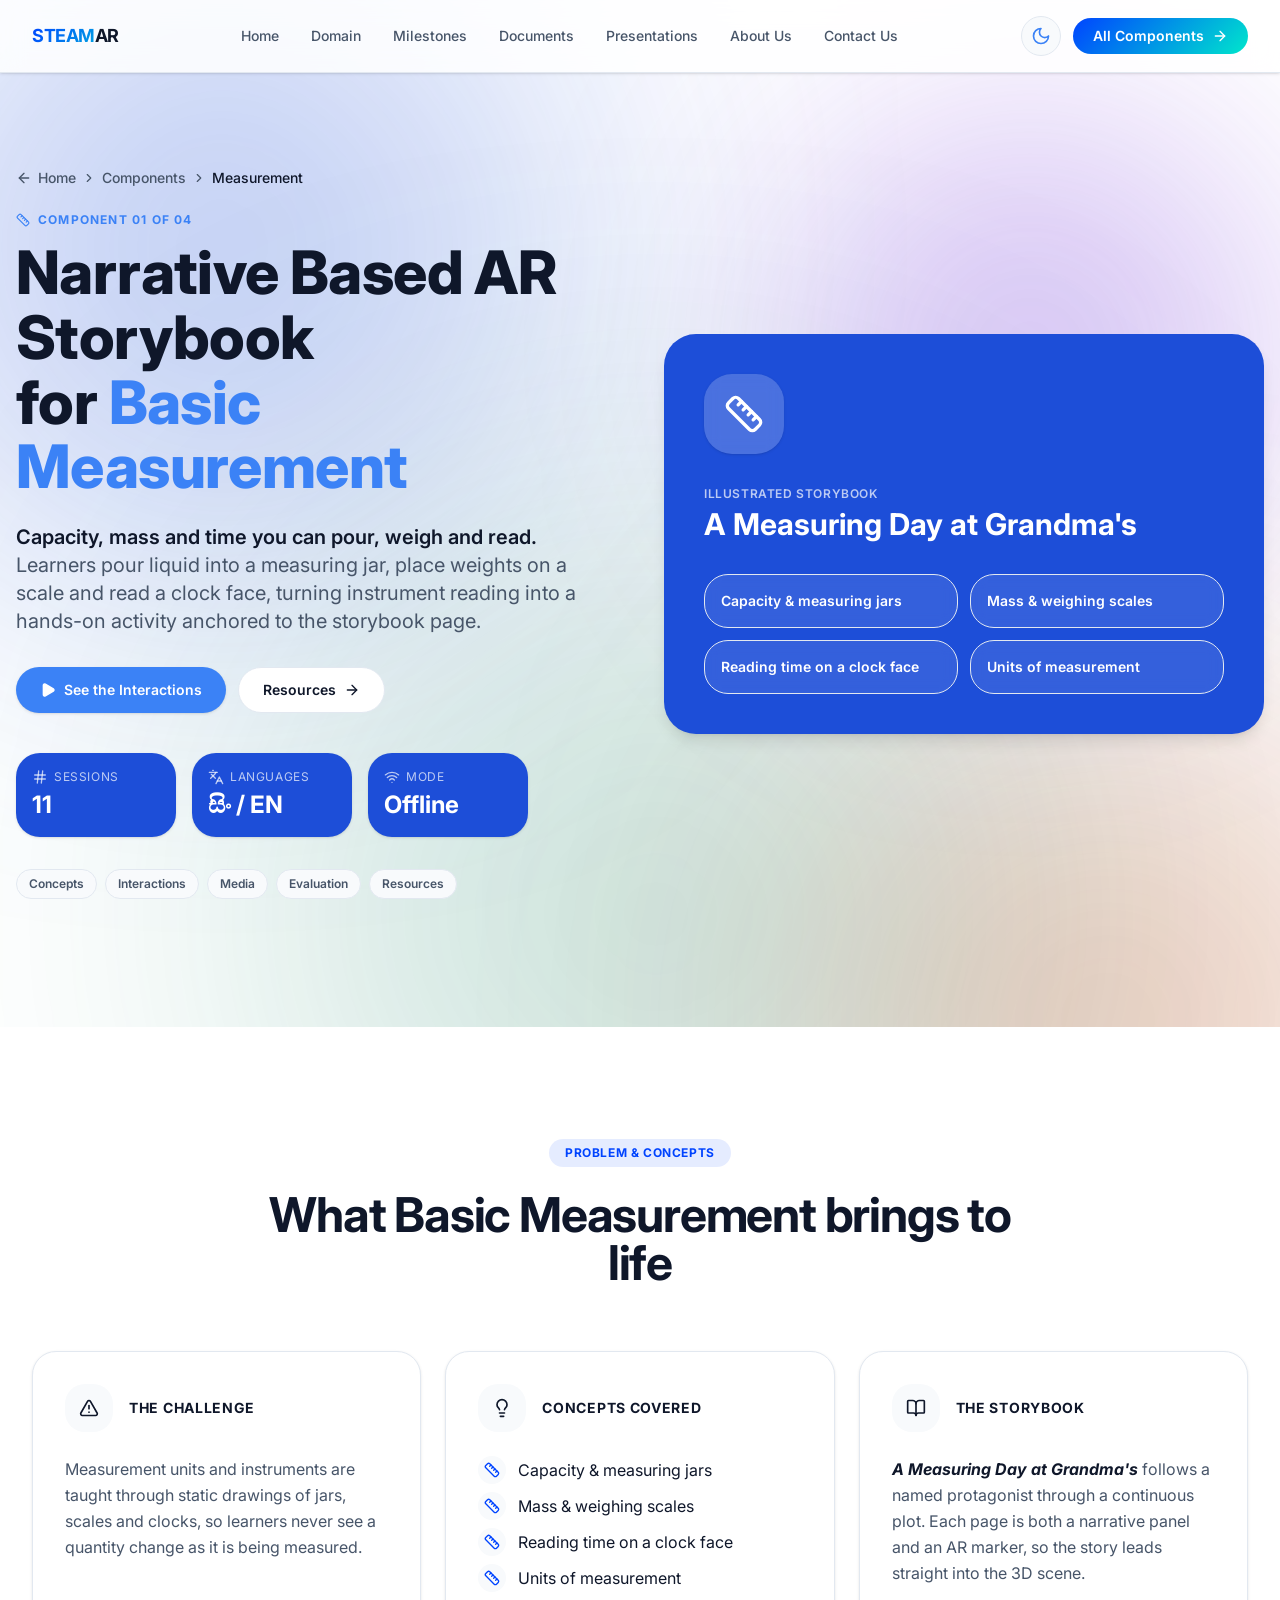
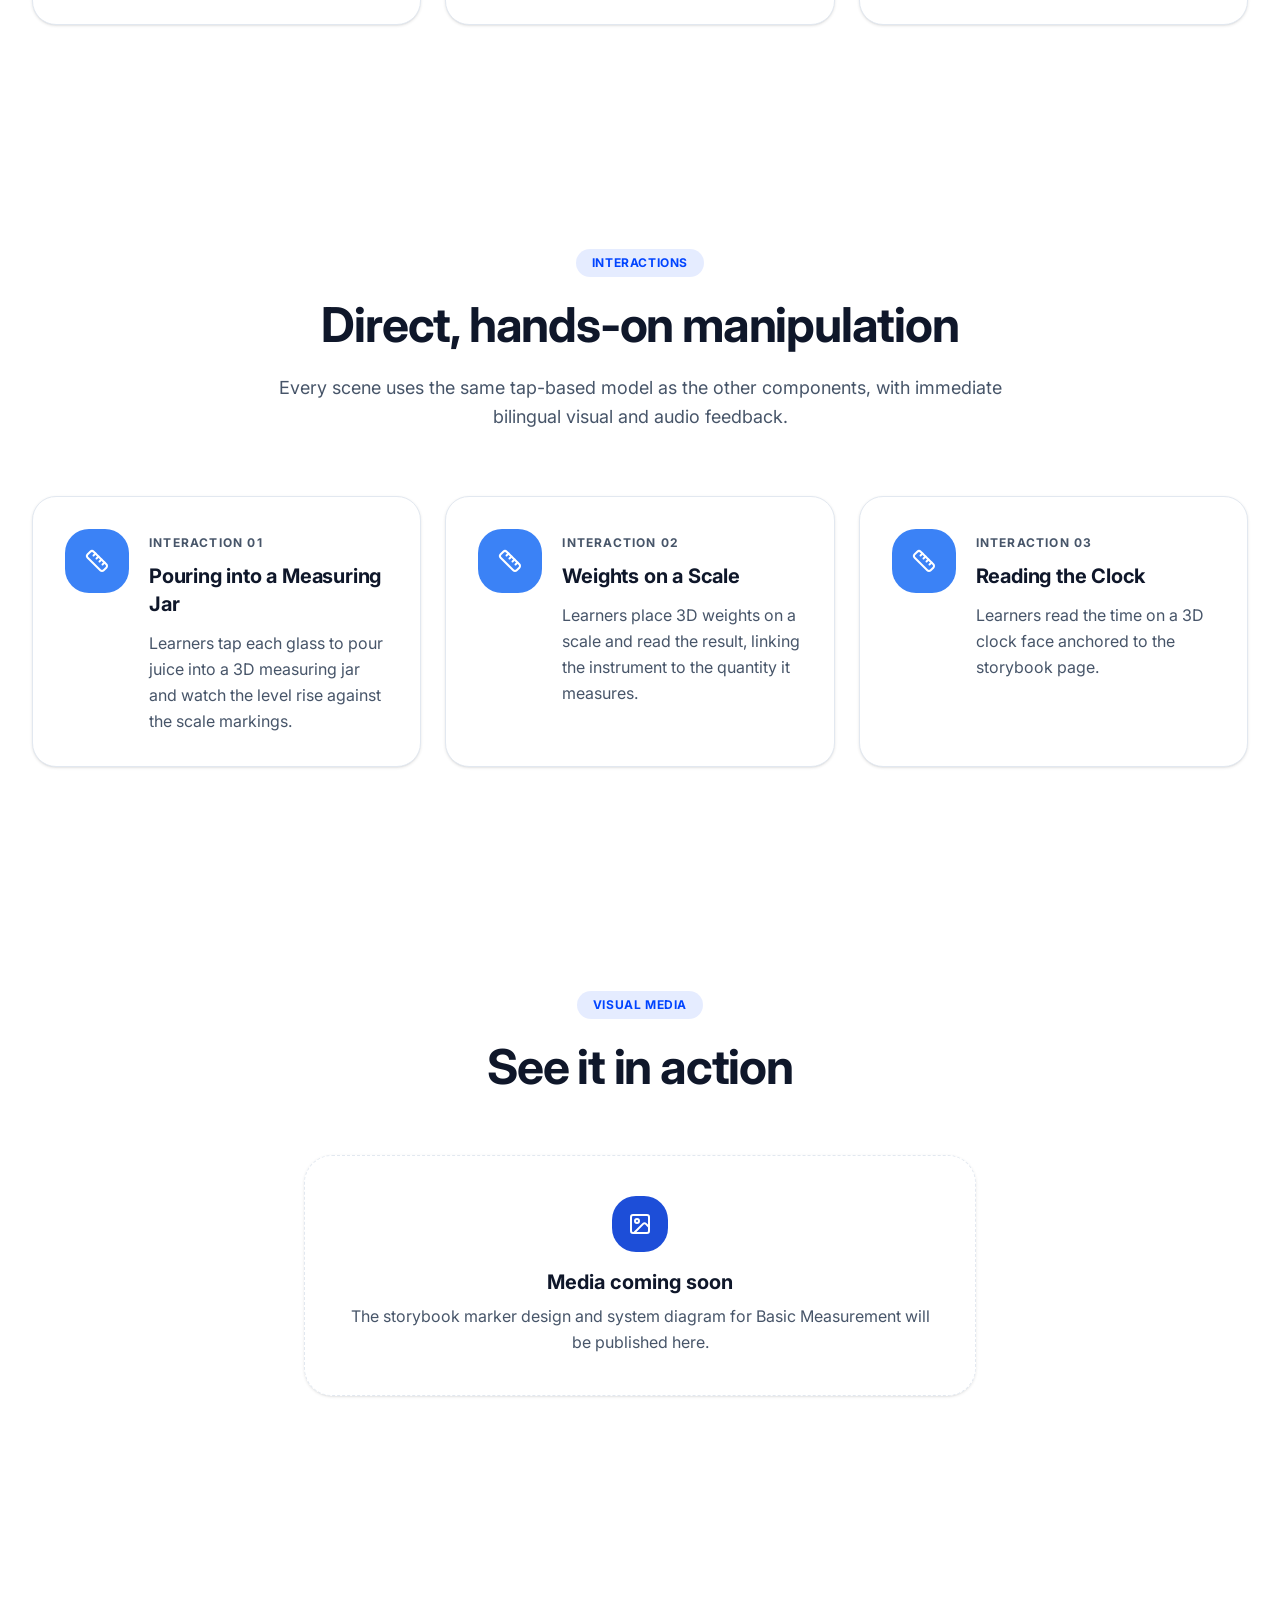
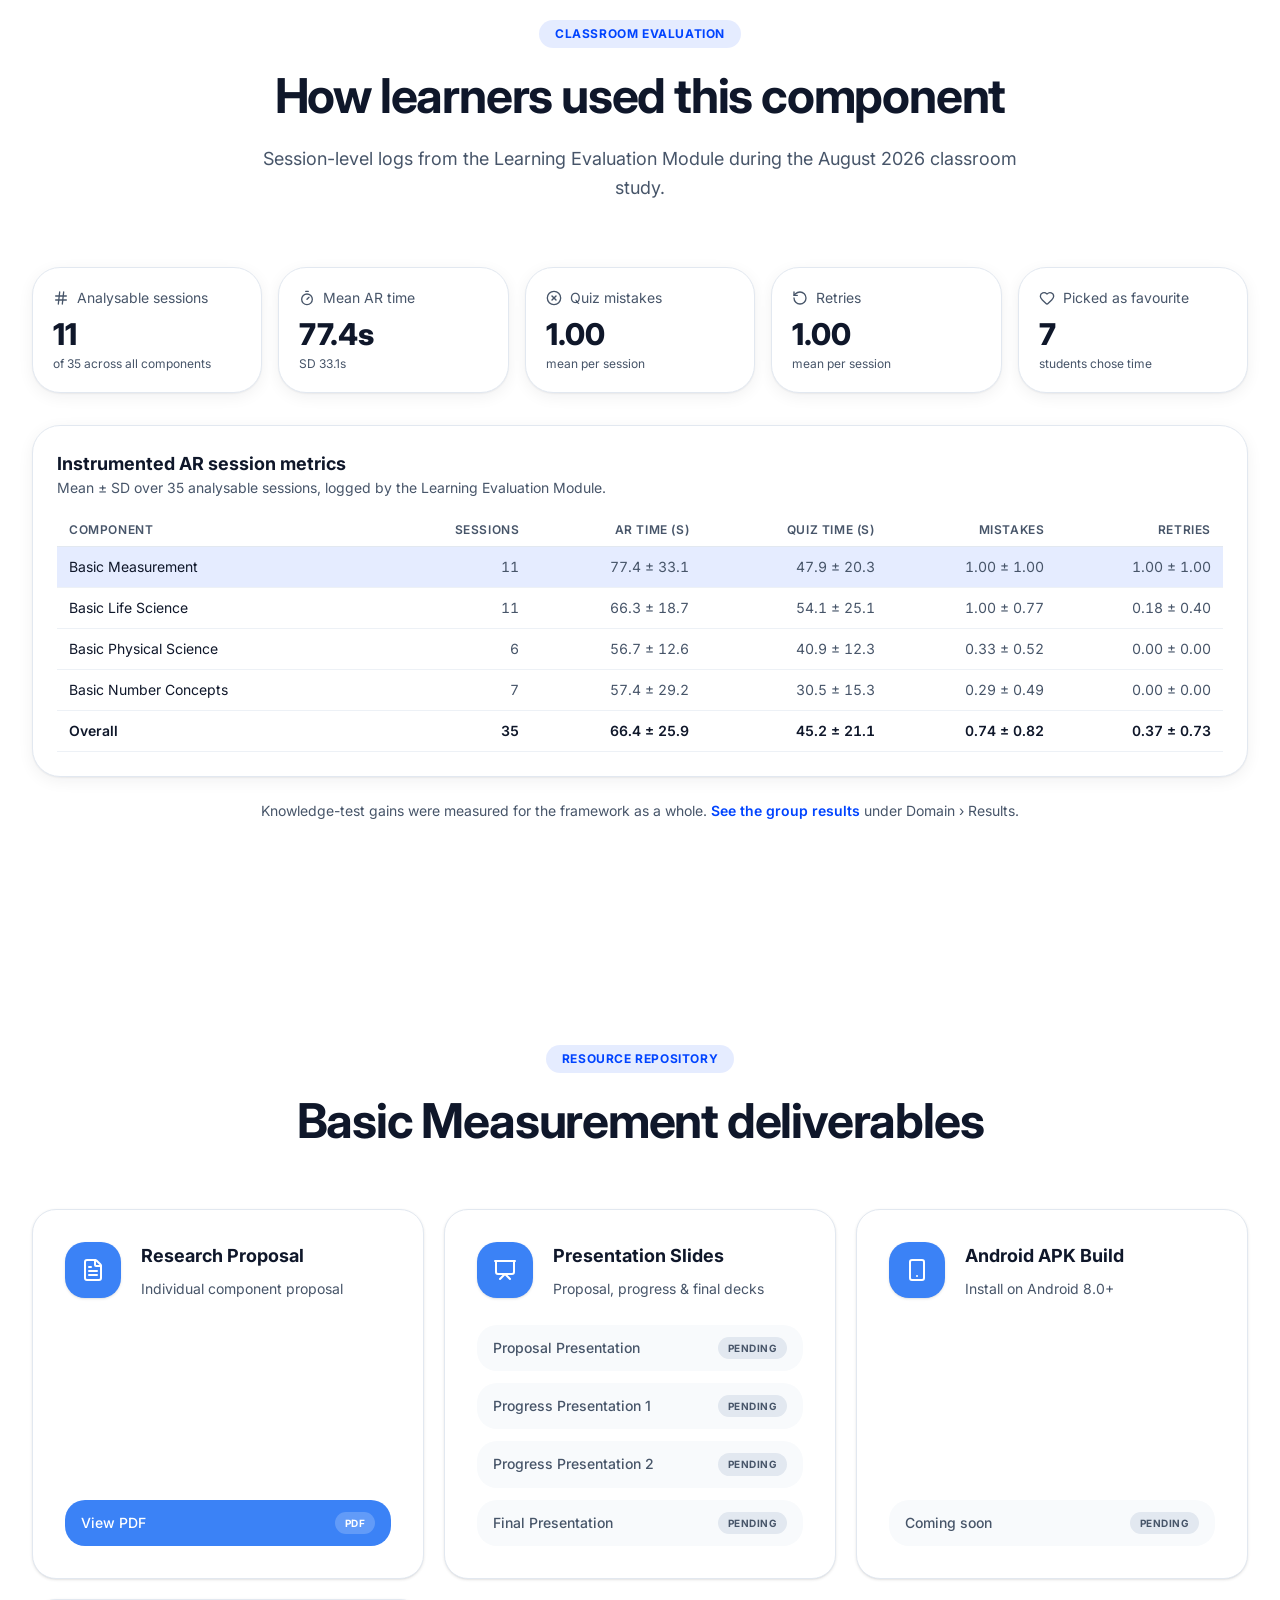
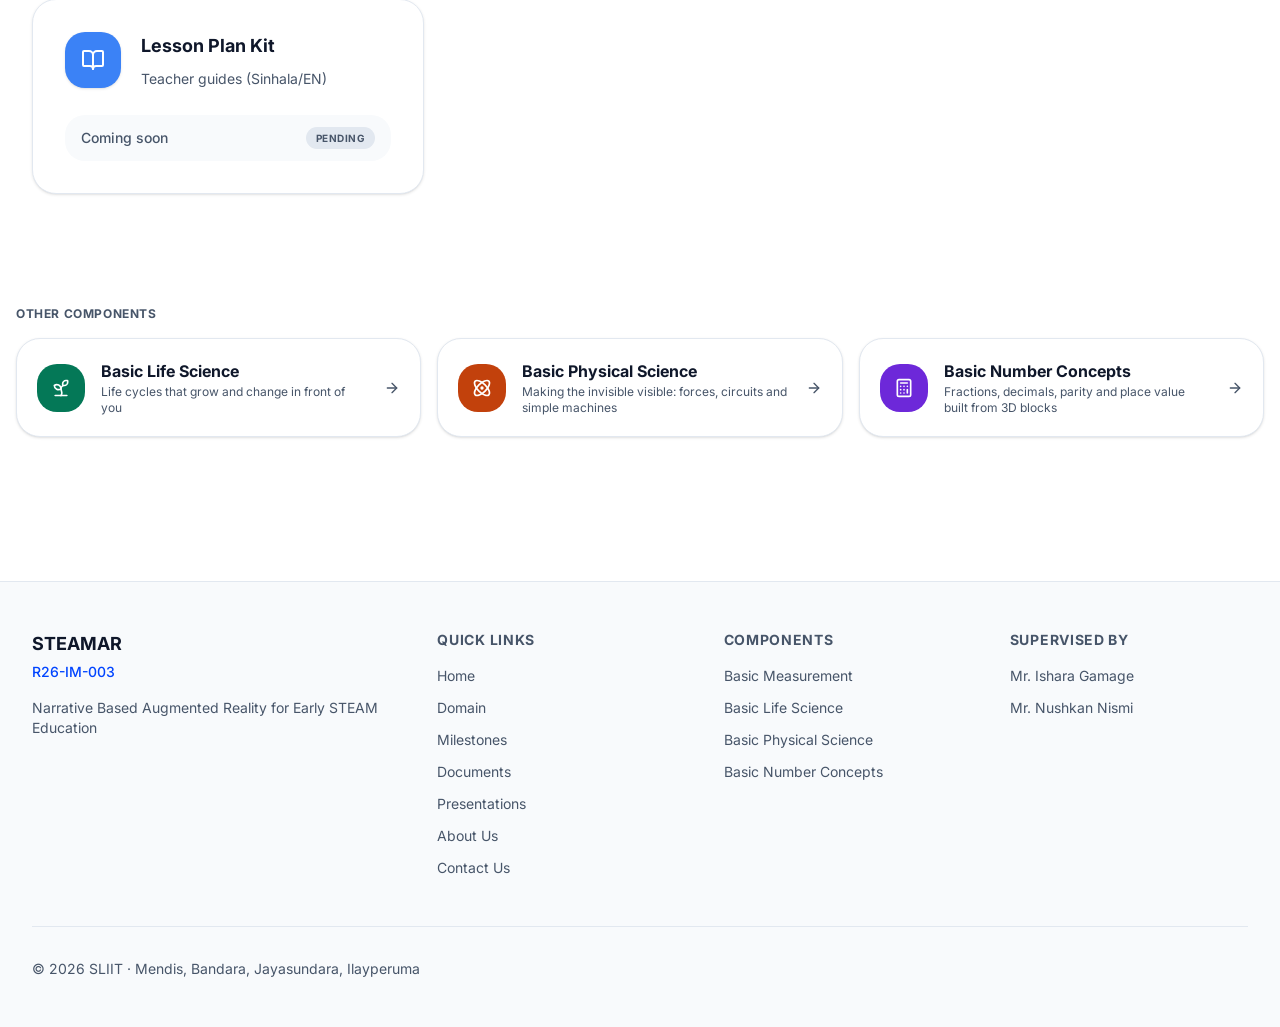
<file: component-measurement.html>
<!doctype html>
<html lang="en">
<head>
<meta charset="utf-8">
<meta name="viewport" content="width=device-width, initial-scale=1">
<title>Basic Measurement | Narrative-Based AR for Early STEAM Education</title>
<meta name="description" content="Capacity, mass and time you can pour, weigh and read. Learners pour liquid into a measuring jar, place weights on a scale and read a clock face, turning instrument reading into a hands-on activity anchored to the storybook page.">
<meta name="author" content="R26-IM-003 · SLIIT">
<link rel="preconnect" href="https://fonts.googleapis.com">
<link rel="preconnect" href="https://fonts.gstatic.com" crossorigin>
<link rel="stylesheet" href="https://fonts.googleapis.com/css2?family=Plus+Jakarta+Sans:wght@500;600;700;800&family=Inter:wght@400;500;600&display=swap">
<link rel="stylesheet" href="css/style.css">
<link rel="stylesheet" href="css/animations.css">
<script>
  (function(){try{var t=localStorage.getItem('theme');if(t==='dark'){document.documentElement.classList.add('dark');}else{document.documentElement.classList.remove('dark');}}catch(e){}})();
</script>
</head>
<body>
<div class="relative min-h-screen overflow-x-hidden bg-background text-foreground">
<header class="fixed inset-x-0 top-0 z-50 border-b bg-background/80 shadow-sm backdrop-blur-md">
  <input type="checkbox" id="nav-toggle" class="peer sr-only" aria-label="Toggle menu">
  <div class="mx-auto max-w-7xl px-4 lg:px-8">
    <nav class="flex items-center justify-between py-4">
      <a href="index.html" class="flex items-center gap-2 text-foreground transition-colors hover:text-primary"><span class="font-display text-lg font-bold tracking-tight"><span class="text-gradient">STEAM</span>AR</span></a>
      <div class="hidden items-center gap-1 xl:flex xl:gap-2"><a href="index.html#home" class="rounded-full px-3 py-2 text-sm font-medium text-muted-foreground transition-colors hover:bg-surface hover:text-foreground">Home</a><a href="index.html#domain" class="rounded-full px-3 py-2 text-sm font-medium text-muted-foreground transition-colors hover:bg-surface hover:text-foreground">Domain</a><a href="index.html#milestones" class="rounded-full px-3 py-2 text-sm font-medium text-muted-foreground transition-colors hover:bg-surface hover:text-foreground">Milestones</a><a href="index.html#documents" class="rounded-full px-3 py-2 text-sm font-medium text-muted-foreground transition-colors hover:bg-surface hover:text-foreground">Documents</a><a href="index.html#presentations" class="rounded-full px-3 py-2 text-sm font-medium text-muted-foreground transition-colors hover:bg-surface hover:text-foreground">Presentations</a><a href="index.html#about" class="rounded-full px-3 py-2 text-sm font-medium text-muted-foreground transition-colors hover:bg-surface hover:text-foreground">About Us</a><a href="index.html#contact" class="rounded-full px-3 py-2 text-sm font-medium text-muted-foreground transition-colors hover:bg-surface hover:text-foreground">Contact Us</a></div>
      <div class="flex items-center gap-3">
        <button type="button" class="theme-toggle-btn" aria-label="Toggle light and dark theme" title="Toggle theme">
          <svg class="sun-icon h-5 w-5" xmlns="http://www.w3.org/2000/svg" viewBox="0 0 24 24" fill="none" stroke="currentColor" stroke-width="2" stroke-linecap="round" stroke-linejoin="round" aria-hidden="true"><circle cx="12" cy="12" r="4"/><path d="M12 2v2"/><path d="M12 20v2"/><path d="m4.93 4.93 1.41 1.41"/><path d="m17.66 17.66 1.41 1.41"/><path d="M2 12h2"/><path d="M20 12h2"/><path d="m6.34 17.66-1.41 1.41"/><path d="m19.07 4.93-1.41 1.41"/></svg>
          <svg class="moon-icon h-5 w-5" xmlns="http://www.w3.org/2000/svg" viewBox="0 0 24 24" fill="none" stroke="currentColor" stroke-width="2" stroke-linecap="round" stroke-linejoin="round" aria-hidden="true"><path d="M12 3a6 6 0 0 0 9 9 9 9 0 1 1-9-9Z"/></svg>
        </button>
        <a href="index.html#components" class="hidden items-center gap-2 rounded-full bg-gradient-primary px-5 py-2 text-sm font-semibold text-primary-foreground whitespace-nowrap transition-transform hover:-translate-y-0.5 hover:shadow-soft focus:ring-2 focus:ring-primary focus:ring-offset-2 focus:outline-none md:flex">All Components <svg xmlns="http://www.w3.org/2000/svg" viewBox="0 0 24 24" fill="none" stroke="currentColor" stroke-width="2" stroke-linecap="round" stroke-linejoin="round" class="h-4 w-4" aria-hidden="true"><path d="M5 12h14"/><path d="m12 5 7 7-7 7"/></svg></a>
        <label for="nav-toggle" class="nav-burger cursor-pointer rounded-full p-2 text-foreground hover:bg-surface xl:hidden" aria-label="Menu"><svg xmlns="http://www.w3.org/2000/svg" viewBox="0 0 24 24" fill="none" stroke="currentColor" stroke-width="2" stroke-linecap="round" stroke-linejoin="round" class="h-5 w-5 icon-open" aria-hidden="true"><path d="M4 5h16"/><path d="M4 12h16"/><path d="M4 19h16"/></svg><svg xmlns="http://www.w3.org/2000/svg" viewBox="0 0 24 24" fill="none" stroke="currentColor" stroke-width="2" stroke-linecap="round" stroke-linejoin="round" class="h-5 w-5 icon-close" aria-hidden="true"><path d="M18 6 6 18"/><path d="m6 6 12 12"/></svg></label>
      </div>
    </nav>
  </div>
  <div class="mobile-menu hidden border-t bg-background px-2 pb-4 pt-2 shadow-sm xl:!hidden">
    <div class="mx-auto max-w-7xl px-4">
      <div class="grid grid-cols-2 gap-2"><a href="index.html#home" class="rounded-lg px-3 py-2 text-sm font-medium text-foreground hover:bg-surface">Home</a><a href="index.html#domain" class="rounded-lg px-3 py-2 text-sm font-medium text-foreground hover:bg-surface">Domain</a><a href="index.html#milestones" class="rounded-lg px-3 py-2 text-sm font-medium text-foreground hover:bg-surface">Milestones</a><a href="index.html#documents" class="rounded-lg px-3 py-2 text-sm font-medium text-foreground hover:bg-surface">Documents</a><a href="index.html#presentations" class="rounded-lg px-3 py-2 text-sm font-medium text-foreground hover:bg-surface">Presentations</a><a href="index.html#about" class="rounded-lg px-3 py-2 text-sm font-medium text-foreground hover:bg-surface">About Us</a><a href="index.html#contact" class="rounded-lg px-3 py-2 text-sm font-medium text-foreground hover:bg-surface">Contact Us</a></div>
      <div class="mt-3 flex items-center justify-between border-t border-b py-2.5 px-1">
        <span class="text-xs font-semibold uppercase tracking-wider text-muted-foreground">Appearance</span>
        <button type="button" class="theme-toggle-mobile flex items-center gap-2 rounded-full border border-border bg-surface px-3 py-1.5 text-xs font-semibold text-foreground transition-colors hover:bg-card" aria-label="Toggle light and dark theme">
          <svg class="sun-icon h-4 w-4" xmlns="http://www.w3.org/2000/svg" viewBox="0 0 24 24" fill="none" stroke="currentColor" stroke-width="2" stroke-linecap="round" stroke-linejoin="round"><circle cx="12" cy="12" r="4"/><path d="M12 2v2"/><path d="M12 20v2"/><path d="m4.93 4.93 1.41 1.41"/><path d="m17.66 17.66 1.41 1.41"/><path d="M2 12h2"/><path d="M20 12h2"/><path d="m6.34 17.66-1.41 1.41"/><path d="m19.07 4.93-1.41 1.41"/></svg>
          <svg class="moon-icon h-4 w-4" xmlns="http://www.w3.org/2000/svg" viewBox="0 0 24 24" fill="none" stroke="currentColor" stroke-width="2" stroke-linecap="round" stroke-linejoin="round"><path d="M12 3a6 6 0 0 0 9 9 9 9 0 1 1-9-9Z"/></svg>
          <span class="theme-text">Dark Mode</span>
        </button>
      </div>
      <p class="mt-4 px-3 text-xs font-semibold uppercase tracking-wider text-muted-foreground">Components</p>
      <div class="mt-2 grid grid-cols-1 gap-2"><a href="component-measurement.html" class="flex items-center gap-3 rounded-lg px-3 py-2 text-sm font-medium text-foreground hover:bg-surface"><span class="flex h-6 w-6 items-center justify-center rounded-md bg-comp-measurement text-white"><svg xmlns="http://www.w3.org/2000/svg" viewBox="0 0 24 24" fill="none" stroke="currentColor" stroke-width="2" stroke-linecap="round" stroke-linejoin="round" class="h-4 w-4" aria-hidden="true"><path d="M21.3 15.3a2.4 2.4 0 0 1 0 3.4l-2.6 2.6a2.4 2.4 0 0 1-3.4 0L2.7 8.7a2.41 2.41 0 0 1 0-3.4l2.6-2.6a2.41 2.41 0 0 1 3.4 0Z"/><path d="m14.5 12.5 2-2"/><path d="m11.5 9.5 2-2"/><path d="m8.5 6.5 2-2"/><path d="m17.5 15.5 2-2"/></svg></span>Measurement</a><a href="component-life-science.html" class="flex items-center gap-3 rounded-lg px-3 py-2 text-sm font-medium text-foreground hover:bg-surface"><span class="flex h-6 w-6 items-center justify-center rounded-md bg-comp-life-science text-white"><svg xmlns="http://www.w3.org/2000/svg" viewBox="0 0 24 24" fill="none" stroke="currentColor" stroke-width="2" stroke-linecap="round" stroke-linejoin="round" class="h-4 w-4" aria-hidden="true"><path d="M14 9.536V7a4 4 0 0 1 4-4h1.5a.5.5 0 0 1 .5.5V5a4 4 0 0 1-4 4 4 4 0 0 0-4 4c0 2 1 3 1 5a5 5 0 0 1-1 3"/><path d="M4 9a5 5 0 0 1 8 4 5 5 0 0 1-8-4"/><path d="M5 21h14"/></svg></span>Life Science</a><a href="component-physical-science.html" class="flex items-center gap-3 rounded-lg px-3 py-2 text-sm font-medium text-foreground hover:bg-surface"><span class="flex h-6 w-6 items-center justify-center rounded-md bg-comp-physical-science text-white"><svg xmlns="http://www.w3.org/2000/svg" viewBox="0 0 24 24" fill="none" stroke="currentColor" stroke-width="2" stroke-linecap="round" stroke-linejoin="round" class="h-4 w-4" aria-hidden="true"><circle cx="12" cy="12" r="1"/><path d="M20.2 20.2c2.04-2.03.02-7.36-4.5-11.9-4.54-4.52-9.87-6.54-11.9-4.5-2.04 2.03-.02 7.36 4.5 11.9 4.54 4.52 9.87 6.54 11.9 4.5Z"/><path d="M15.7 15.7c4.52-4.54 6.54-9.87 4.5-11.9-2.03-2.04-7.36-.02-11.9 4.5-4.52 4.54-6.54 9.87-4.5 11.9 2.03 2.04 7.36.02 11.9-4.5Z"/></svg></span>Physical Science</a><a href="component-number-concepts.html" class="flex items-center gap-3 rounded-lg px-3 py-2 text-sm font-medium text-foreground hover:bg-surface"><span class="flex h-6 w-6 items-center justify-center rounded-md bg-comp-number-concepts text-white"><svg xmlns="http://www.w3.org/2000/svg" viewBox="0 0 24 24" fill="none" stroke="currentColor" stroke-width="2" stroke-linecap="round" stroke-linejoin="round" class="h-4 w-4" aria-hidden="true"><rect width="16" height="20" x="4" y="2" rx="2"/><line x1="8" x2="16" y1="6" y2="6"/><line x1="16" x2="16" y1="14" y2="18"/><path d="M16 10h.01"/><path d="M12 10h.01"/><path d="M8 10h.01"/><path d="M12 14h.01"/><path d="M8 14h.01"/><path d="M12 18h.01"/><path d="M8 18h.01"/></svg></span>Number Concepts</a></div>
    </div>
  </div>
</header>

<section id="overview" class="relative isolate overflow-hidden pt-28 lg:pt-32">
  <div class="absolute inset-0 -z-10 overflow-hidden bg-background">
  <div class="absolute -left-[10%] -top-[10%] h-[700px] w-[700px] rounded-full bg-comp-measurement-bg/40 blur-[140px] mix-blend-multiply"></div>
  <div class="absolute right-[0%] top-[10%] h-[500px] w-[500px] rounded-full bg-comp-number-concepts-bg/40 blur-[120px] mix-blend-multiply"></div>
  <div class="absolute left-[20%] top-[50%] h-[800px] w-[800px] rounded-full bg-comp-life-science-bg/30 blur-[160px] mix-blend-multiply"></div>
  <div class="absolute -right-[10%] top-[70%] h-[600px] w-[600px] rounded-full bg-comp-physical-science-bg/40 blur-[140px] mix-blend-multiply"></div>
</div>
  <div class="mx-auto grid max-w-7xl items-center gap-12 px-4 pb-24 pt-10 lg:grid-cols-2 lg:pb-32">
    <div>
      <nav aria-label="Breadcrumb" class="flex flex-wrap items-center gap-1.5 text-sm font-medium text-muted-foreground">
        <a href="index.html" class="inline-flex items-center gap-1.5 transition-colors hover:text-foreground"><svg xmlns="http://www.w3.org/2000/svg" viewBox="0 0 24 24" fill="none" stroke="currentColor" stroke-width="2" stroke-linecap="round" stroke-linejoin="round" class="h-4 w-4" aria-hidden="true"><path d="m12 19-7-7 7-7"/><path d="M19 12H5"/></svg> Home</a><svg xmlns="http://www.w3.org/2000/svg" viewBox="0 0 24 24" fill="none" stroke="currentColor" stroke-width="2" stroke-linecap="round" stroke-linejoin="round" class="h-3.5 w-3.5" aria-hidden="true"><path d="m9 18 6-6-6-6"/></svg>
        <a href="index.html#components" class="transition-colors hover:text-foreground">Components</a><svg xmlns="http://www.w3.org/2000/svg" viewBox="0 0 24 24" fill="none" stroke="currentColor" stroke-width="2" stroke-linecap="round" stroke-linejoin="round" class="h-3.5 w-3.5" aria-hidden="true"><path d="m9 18 6-6-6-6"/></svg>
        <span class="text-foreground">Measurement</span>
      </nav>
      <p class="animate-fade-up mt-6 flex items-center gap-2 text-xs font-bold uppercase tracking-widest text-comp-measurement"><svg xmlns="http://www.w3.org/2000/svg" viewBox="0 0 24 24" fill="none" stroke="currentColor" stroke-width="2" stroke-linecap="round" stroke-linejoin="round" class="h-3.5 w-3.5" aria-hidden="true"><path d="M21.3 15.3a2.4 2.4 0 0 1 0 3.4l-2.6 2.6a2.4 2.4 0 0 1-3.4 0L2.7 8.7a2.41 2.41 0 0 1 0-3.4l2.6-2.6a2.41 2.41 0 0 1 3.4 0Z"/><path d="m14.5 12.5 2-2"/><path d="m11.5 9.5 2-2"/><path d="m8.5 6.5 2-2"/><path d="m17.5 15.5 2-2"/></svg> Component 01 of 04</p>
      <h1 class="animate-fade-up mt-3 font-display text-4xl font-extrabold leading-[1.08] text-foreground [animation-delay:100ms] sm:text-5xl xl:text-6xl">Narrative Based AR Storybook<br>for <span class="text-comp-measurement">Basic Measurement</span></h1>
      <p class="animate-fade-up mt-6 max-w-xl text-lg text-muted-foreground [animation-delay:200ms] sm:text-xl"><strong class="font-semibold text-foreground">Capacity, mass and time you can pour, weigh and read.</strong> Learners pour liquid into a measuring jar, place weights on a scale and read a clock face, turning instrument reading into a hands-on activity anchored to the storybook page.</p>
      <div class="animate-fade-up mt-8 flex flex-wrap gap-3 [animation-delay:300ms]">
        <a href="#interactions" class="inline-flex items-center gap-2 rounded-full bg-comp-measurement px-6 py-3 text-sm font-semibold text-white shadow-sm transition-transform hover:-translate-y-0.5 hover:shadow-soft"><svg xmlns="http://www.w3.org/2000/svg" viewBox="0 0 24 24" fill="white" stroke="currentColor" stroke-width="2" stroke-linecap="round" stroke-linejoin="round" class="h-4 w-4 text-white" aria-hidden="true"><path d="M5 5a2 2 0 0 1 3.008-1.728l11.997 6.998a2 2 0 0 1 .003 3.458l-12 7A2 2 0 0 1 5 19z"/></svg> See the Interactions</a>
        <a href="#resources" class="inline-flex items-center gap-2 rounded-full border bg-card px-6 py-3 text-sm font-semibold text-foreground transition-colors hover:bg-surface">Resources <svg xmlns="http://www.w3.org/2000/svg" viewBox="0 0 24 24" fill="none" stroke="currentColor" stroke-width="2" stroke-linecap="round" stroke-linejoin="round" class="h-4 w-4" aria-hidden="true"><path d="M5 12h14"/><path d="m12 5 7 7-7 7"/></svg></a>
      </div>
      <dl class="animate-fade-up mt-10 grid max-w-lg grid-cols-3 gap-4 [animation-delay:400ms]">
        <div class="rounded-2xl border-transparent bg-comp-measurement-bg p-4 text-white shadow-sm"><dt class="flex items-center gap-1.5 text-xs uppercase tracking-wider text-white/70"><svg xmlns="http://www.w3.org/2000/svg" viewBox="0 0 24 24" fill="none" stroke="currentColor" stroke-width="2" stroke-linecap="round" stroke-linejoin="round" class="h-4 w-4" aria-hidden="true"><line x1="4" x2="20" y1="9" y2="9"/><line x1="4" x2="20" y1="15" y2="15"/><line x1="10" x2="8" y1="3" y2="21"/><line x1="16" x2="14" y1="3" y2="21"/></svg>Sessions</dt><dd class="mt-1 font-display text-2xl font-bold">11</dd></div><div class="rounded-2xl border-transparent bg-comp-measurement-bg p-4 text-white shadow-sm"><dt class="flex items-center gap-1.5 text-xs uppercase tracking-wider text-white/70"><svg xmlns="http://www.w3.org/2000/svg" viewBox="0 0 24 24" fill="none" stroke="currentColor" stroke-width="2" stroke-linecap="round" stroke-linejoin="round" class="h-4 w-4" aria-hidden="true"><path d="m5 8 6 6"/><path d="m4 14 6-6 2-3"/><path d="M2 5h12"/><path d="M7 2h1"/><path d="m22 22-5-10-5 10"/><path d="M14 18h6"/></svg>Languages</dt><dd class="mt-1 font-display text-2xl font-bold">සිං / EN</dd></div><div class="rounded-2xl border-transparent bg-comp-measurement-bg p-4 text-white shadow-sm"><dt class="flex items-center gap-1.5 text-xs uppercase tracking-wider text-white/70"><svg xmlns="http://www.w3.org/2000/svg" viewBox="0 0 24 24" fill="none" stroke="currentColor" stroke-width="2" stroke-linecap="round" stroke-linejoin="round" class="h-4 w-4" aria-hidden="true"><path d="M12 20h.01"/><path d="M2 8.82a15 15 0 0 1 20 0"/><path d="M5 12.859a10 10 0 0 1 14 0"/><path d="M8.5 16.429a5 5 0 0 1 7 0"/></svg>Mode</dt><dd class="mt-1 font-display text-2xl font-bold">Offline</dd></div>
      </dl>
      <div class="animate-fade-up mt-8 flex flex-wrap gap-2 [animation-delay:500ms]"><a href="#concepts" class="rounded-full border bg-surface px-3 py-1.5 text-xs font-semibold text-muted-foreground transition-colors hover:bg-card hover:text-foreground">Concepts</a><a href="#interactions" class="rounded-full border bg-surface px-3 py-1.5 text-xs font-semibold text-muted-foreground transition-colors hover:bg-card hover:text-foreground">Interactions</a><a href="#media" class="rounded-full border bg-surface px-3 py-1.5 text-xs font-semibold text-muted-foreground transition-colors hover:bg-card hover:text-foreground">Media</a><a href="#evaluation" class="rounded-full border bg-surface px-3 py-1.5 text-xs font-semibold text-muted-foreground transition-colors hover:bg-card hover:text-foreground">Evaluation</a><a href="#resources" class="rounded-full border bg-surface px-3 py-1.5 text-xs font-semibold text-muted-foreground transition-colors hover:bg-card hover:text-foreground">Resources</a></div>
    </div>
    <div class="animate-fade-up relative [animation-delay:300ms]">
      <div class="relative overflow-hidden rounded-[2rem] border-transparent bg-comp-measurement-bg p-10 text-white shadow-lg">
        <span class="grid h-20 w-20 place-items-center rounded-3xl bg-white/20 text-white shadow-sm backdrop-blur-sm"><svg xmlns="http://www.w3.org/2000/svg" viewBox="0 0 24 24" fill="none" stroke="currentColor" stroke-width="2" stroke-linecap="round" stroke-linejoin="round" class="h-10 w-10" aria-hidden="true"><path d="M21.3 15.3a2.4 2.4 0 0 1 0 3.4l-2.6 2.6a2.4 2.4 0 0 1-3.4 0L2.7 8.7a2.41 2.41 0 0 1 0-3.4l2.6-2.6a2.41 2.41 0 0 1 3.4 0Z"/><path d="m14.5 12.5 2-2"/><path d="m11.5 9.5 2-2"/><path d="m8.5 6.5 2-2"/><path d="m17.5 15.5 2-2"/></svg></span>
        <p class="mt-8 text-xs font-semibold uppercase tracking-wider text-white/70">Illustrated storybook</p>
        <p class="mt-1 font-display text-3xl font-bold">A Measuring Day at Grandma's</p>
        <div class="mt-8 grid grid-cols-2 gap-3"><div class="rounded-2xl border border-white/20 bg-white/10 p-4 text-sm font-semibold backdrop-blur-sm">Capacity &amp; measuring jars</div><div class="rounded-2xl border border-white/20 bg-white/10 p-4 text-sm font-semibold backdrop-blur-sm">Mass &amp; weighing scales</div><div class="rounded-2xl border border-white/20 bg-white/10 p-4 text-sm font-semibold backdrop-blur-sm">Reading time on a clock face</div><div class="rounded-2xl border border-white/20 bg-white/10 p-4 text-sm font-semibold backdrop-blur-sm">Units of measurement</div></div></div>
    </div>
  </div>
</section>
<section id="concepts" class="relative scroll-mt-24 py-20 lg:py-28">
  <div class="mx-auto max-w-7xl px-4 lg:px-8">
    <div class="mx-auto mb-16 max-w-3xl text-center">
      <span class="inline-flex items-center gap-2 rounded-full bg-primary/10 px-4 py-1.5 text-xs font-bold uppercase tracking-wider text-primary">Problem &amp; Concepts</span>
      <h2 class="mt-6 font-display text-3xl font-bold tracking-tight text-foreground sm:text-4xl lg:text-5xl">What Basic Measurement brings to life</h2>
      
    </div>
    
<div class="grid gap-6 lg:grid-cols-3">
  <div class="group relative flex flex-col overflow-hidden rounded-2xl border bg-card p-8 shadow-sm transition-all duration-300 hover:-translate-y-1 hover:shadow-soft  ">
  
  
  <div class="relative z-10 flex items-center gap-4">
    <span class="flex h-12 w-12 items-center justify-center rounded-xl bg-muted text-foreground"><svg xmlns="http://www.w3.org/2000/svg" viewBox="0 0 24 24" fill="none" stroke="currentColor" stroke-width="2" stroke-linecap="round" stroke-linejoin="round" class="h-5 w-5" aria-hidden="true"><path d="m21.73 18-8-14a2 2 0 0 0-3.48 0l-8 14A2 2 0 0 0 4 21h16a2 2 0 0 0 1.73-3"/><path d="M12 9v4"/><path d="M12 17h.01"/></svg></span>
    <p class="text-sm font-bold uppercase tracking-wider text-foreground">The Challenge</p>
  </div>
  <div class="relative z-10 mt-6 flex-1 text-base leading-relaxed text-muted-foreground"><p class="text-muted-foreground">Measurement units and instruments are taught through static drawings of jars, scales and clocks, so learners never see a quantity change as it is being measured.</p></div>
</div>
  <div class="group relative flex flex-col overflow-hidden rounded-2xl border bg-card p-8 shadow-sm transition-all duration-300 hover:-translate-y-1 hover:shadow-soft  ">
  
  
  <div class="relative z-10 flex items-center gap-4">
    <span class="flex h-12 w-12 items-center justify-center rounded-xl bg-muted text-foreground"><svg xmlns="http://www.w3.org/2000/svg" viewBox="0 0 24 24" fill="none" stroke="currentColor" stroke-width="2" stroke-linecap="round" stroke-linejoin="round" class="h-5 w-5" aria-hidden="true"><path d="M15 14c.2-1 .7-1.7 1.5-2.5 1-.9 1.5-2.2 1.5-3.5A6 6 0 0 0 6 8c0 1 .2 2.2 1.5 3.5.7.7 1.3 1.5 1.5 2.5"/><path d="M9 18h6"/><path d="M10 22h4"/></svg></span>
    <p class="text-sm font-bold uppercase tracking-wider text-foreground">Concepts Covered</p>
  </div>
  <div class="relative z-10 mt-6 flex-1 text-base leading-relaxed text-muted-foreground"><ul class="space-y-2"><li class="flex items-center gap-3"><span class="grid h-7 w-7 place-items-center rounded-lg bg-secondary text-primary"><svg xmlns="http://www.w3.org/2000/svg" viewBox="0 0 24 24" fill="none" stroke="currentColor" stroke-width="2" stroke-linecap="round" stroke-linejoin="round" class="h-4 w-4" aria-hidden="true"><path d="M21.3 15.3a2.4 2.4 0 0 1 0 3.4l-2.6 2.6a2.4 2.4 0 0 1-3.4 0L2.7 8.7a2.41 2.41 0 0 1 0-3.4l2.6-2.6a2.41 2.41 0 0 1 3.4 0Z"/><path d="m14.5 12.5 2-2"/><path d="m11.5 9.5 2-2"/><path d="m8.5 6.5 2-2"/><path d="m17.5 15.5 2-2"/></svg></span><span class="text-foreground">Capacity &amp; measuring jars</span></li><li class="flex items-center gap-3"><span class="grid h-7 w-7 place-items-center rounded-lg bg-secondary text-primary"><svg xmlns="http://www.w3.org/2000/svg" viewBox="0 0 24 24" fill="none" stroke="currentColor" stroke-width="2" stroke-linecap="round" stroke-linejoin="round" class="h-4 w-4" aria-hidden="true"><path d="M21.3 15.3a2.4 2.4 0 0 1 0 3.4l-2.6 2.6a2.4 2.4 0 0 1-3.4 0L2.7 8.7a2.41 2.41 0 0 1 0-3.4l2.6-2.6a2.41 2.41 0 0 1 3.4 0Z"/><path d="m14.5 12.5 2-2"/><path d="m11.5 9.5 2-2"/><path d="m8.5 6.5 2-2"/><path d="m17.5 15.5 2-2"/></svg></span><span class="text-foreground">Mass &amp; weighing scales</span></li><li class="flex items-center gap-3"><span class="grid h-7 w-7 place-items-center rounded-lg bg-secondary text-primary"><svg xmlns="http://www.w3.org/2000/svg" viewBox="0 0 24 24" fill="none" stroke="currentColor" stroke-width="2" stroke-linecap="round" stroke-linejoin="round" class="h-4 w-4" aria-hidden="true"><path d="M21.3 15.3a2.4 2.4 0 0 1 0 3.4l-2.6 2.6a2.4 2.4 0 0 1-3.4 0L2.7 8.7a2.41 2.41 0 0 1 0-3.4l2.6-2.6a2.41 2.41 0 0 1 3.4 0Z"/><path d="m14.5 12.5 2-2"/><path d="m11.5 9.5 2-2"/><path d="m8.5 6.5 2-2"/><path d="m17.5 15.5 2-2"/></svg></span><span class="text-foreground">Reading time on a clock face</span></li><li class="flex items-center gap-3"><span class="grid h-7 w-7 place-items-center rounded-lg bg-secondary text-primary"><svg xmlns="http://www.w3.org/2000/svg" viewBox="0 0 24 24" fill="none" stroke="currentColor" stroke-width="2" stroke-linecap="round" stroke-linejoin="round" class="h-4 w-4" aria-hidden="true"><path d="M21.3 15.3a2.4 2.4 0 0 1 0 3.4l-2.6 2.6a2.4 2.4 0 0 1-3.4 0L2.7 8.7a2.41 2.41 0 0 1 0-3.4l2.6-2.6a2.41 2.41 0 0 1 3.4 0Z"/><path d="m14.5 12.5 2-2"/><path d="m11.5 9.5 2-2"/><path d="m8.5 6.5 2-2"/><path d="m17.5 15.5 2-2"/></svg></span><span class="text-foreground">Units of measurement</span></li></ul></div>
</div>
  <div class="group relative flex flex-col overflow-hidden rounded-2xl border bg-card p-8 shadow-sm transition-all duration-300 hover:-translate-y-1 hover:shadow-soft  ">
  
  
  <div class="relative z-10 flex items-center gap-4">
    <span class="flex h-12 w-12 items-center justify-center rounded-xl bg-muted text-foreground"><svg xmlns="http://www.w3.org/2000/svg" viewBox="0 0 24 24" fill="none" stroke="currentColor" stroke-width="2" stroke-linecap="round" stroke-linejoin="round" class="h-5 w-5" aria-hidden="true"><path d="M12 7v14"/><path d="M3 18a1 1 0 0 1-1-1V4a1 1 0 0 1 1-1h5a4 4 0 0 1 4 4 4 4 0 0 1 4-4h5a1 1 0 0 1 1 1v13a1 1 0 0 1-1 1h-6a3 3 0 0 0-3 3 3 3 0 0 0-3-3z"/></svg></span>
    <p class="text-sm font-bold uppercase tracking-wider text-foreground">The Storybook</p>
  </div>
  <div class="relative z-10 mt-6 flex-1 text-base leading-relaxed text-muted-foreground"><p class="text-muted-foreground"><strong class="italic text-foreground">A Measuring Day at Grandma's</strong> follows a named protagonist through a continuous plot. Each page is both a narrative panel and an AR marker, so the story leads straight into the 3D scene.</p></div>
</div>
</div>
  </div>
</section>
<section id="interactions" class="relative scroll-mt-24 py-20 lg:py-28">
  <div class="mx-auto max-w-7xl px-4 lg:px-8">
    <div class="mx-auto mb-16 max-w-3xl text-center">
      <span class="inline-flex items-center gap-2 rounded-full bg-primary/10 px-4 py-1.5 text-xs font-bold uppercase tracking-wider text-primary">Interactions</span>
      <h2 class="mt-6 font-display text-3xl font-bold tracking-tight text-foreground sm:text-4xl lg:text-5xl">Direct, hands-on manipulation</h2>
      <p class="mt-6 text-lg leading-relaxed text-muted-foreground">Every scene uses the same tap-based model as the other components, with immediate bilingual visual and audio feedback.</p>
    </div>
    
<div class="grid gap-6 lg:grid-cols-3"><div class="group relative overflow-hidden rounded-2xl border bg-card p-8 shadow-sm transition-all duration-200 hover:-translate-y-1 hover:shadow-soft"><div class="relative flex items-start gap-5"><span class="flex h-16 w-16 shrink-0 items-center justify-center rounded-2xl bg-comp-measurement text-white"><svg xmlns="http://www.w3.org/2000/svg" viewBox="0 0 24 24" fill="none" stroke="currentColor" stroke-width="2" stroke-linecap="round" stroke-linejoin="round" class="h-6 w-6" aria-hidden="true"><path d="M21.3 15.3a2.4 2.4 0 0 1 0 3.4l-2.6 2.6a2.4 2.4 0 0 1-3.4 0L2.7 8.7a2.41 2.41 0 0 1 0-3.4l2.6-2.6a2.41 2.41 0 0 1 3.4 0Z"/><path d="m14.5 12.5 2-2"/><path d="m11.5 9.5 2-2"/><path d="m8.5 6.5 2-2"/><path d="m17.5 15.5 2-2"/></svg></span><div><span class="text-xs font-bold uppercase tracking-widest text-muted-foreground">Interaction 01</span><h3 class="mt-2 font-display text-xl font-bold text-foreground">Pouring into a Measuring Jar</h3><p class="mt-3 leading-relaxed text-muted-foreground">Learners tap each glass to pour juice into a 3D measuring jar and watch the level rise against the scale markings.</p></div></div></div><div class="group relative overflow-hidden rounded-2xl border bg-card p-8 shadow-sm transition-all duration-200 hover:-translate-y-1 hover:shadow-soft"><div class="relative flex items-start gap-5"><span class="flex h-16 w-16 shrink-0 items-center justify-center rounded-2xl bg-comp-measurement text-white"><svg xmlns="http://www.w3.org/2000/svg" viewBox="0 0 24 24" fill="none" stroke="currentColor" stroke-width="2" stroke-linecap="round" stroke-linejoin="round" class="h-6 w-6" aria-hidden="true"><path d="M21.3 15.3a2.4 2.4 0 0 1 0 3.4l-2.6 2.6a2.4 2.4 0 0 1-3.4 0L2.7 8.7a2.41 2.41 0 0 1 0-3.4l2.6-2.6a2.41 2.41 0 0 1 3.4 0Z"/><path d="m14.5 12.5 2-2"/><path d="m11.5 9.5 2-2"/><path d="m8.5 6.5 2-2"/><path d="m17.5 15.5 2-2"/></svg></span><div><span class="text-xs font-bold uppercase tracking-widest text-muted-foreground">Interaction 02</span><h3 class="mt-2 font-display text-xl font-bold text-foreground">Weights on a Scale</h3><p class="mt-3 leading-relaxed text-muted-foreground">Learners place 3D weights on a scale and read the result, linking the instrument to the quantity it measures.</p></div></div></div><div class="group relative overflow-hidden rounded-2xl border bg-card p-8 shadow-sm transition-all duration-200 hover:-translate-y-1 hover:shadow-soft"><div class="relative flex items-start gap-5"><span class="flex h-16 w-16 shrink-0 items-center justify-center rounded-2xl bg-comp-measurement text-white"><svg xmlns="http://www.w3.org/2000/svg" viewBox="0 0 24 24" fill="none" stroke="currentColor" stroke-width="2" stroke-linecap="round" stroke-linejoin="round" class="h-6 w-6" aria-hidden="true"><path d="M21.3 15.3a2.4 2.4 0 0 1 0 3.4l-2.6 2.6a2.4 2.4 0 0 1-3.4 0L2.7 8.7a2.41 2.41 0 0 1 0-3.4l2.6-2.6a2.41 2.41 0 0 1 3.4 0Z"/><path d="m14.5 12.5 2-2"/><path d="m11.5 9.5 2-2"/><path d="m8.5 6.5 2-2"/><path d="m17.5 15.5 2-2"/></svg></span><div><span class="text-xs font-bold uppercase tracking-widest text-muted-foreground">Interaction 03</span><h3 class="mt-2 font-display text-xl font-bold text-foreground">Reading the Clock</h3><p class="mt-3 leading-relaxed text-muted-foreground">Learners read the time on a 3D clock face anchored to the storybook page.</p></div></div></div></div>
  </div>
</section>
<section id="media" class="relative scroll-mt-24 py-20 lg:py-28">
  <div class="mx-auto max-w-7xl px-4 lg:px-8">
    <div class="mx-auto mb-16 max-w-3xl text-center">
      <span class="inline-flex items-center gap-2 rounded-full bg-primary/10 px-4 py-1.5 text-xs font-bold uppercase tracking-wider text-primary">Visual Media</span>
      <h2 class="mt-6 font-display text-3xl font-bold tracking-tight text-foreground sm:text-4xl lg:text-5xl">See it in action</h2>
      
    </div>
    <div class="mx-auto max-w-2xl rounded-3xl border border-dashed bg-card/60 p-10 text-center shadow-sm"><span class="mx-auto grid h-14 w-14 place-items-center rounded-2xl bg-comp-measurement-bg text-white"><svg xmlns="http://www.w3.org/2000/svg" viewBox="0 0 24 24" fill="none" stroke="currentColor" stroke-width="2" stroke-linecap="round" stroke-linejoin="round" class="h-6 w-6" aria-hidden="true"><rect width="18" height="18" x="3" y="3" rx="2" ry="2"/><circle cx="9" cy="9" r="2"/><path d="m21 15-3.086-3.086a2 2 0 0 0-2.828 0L6 21"/></svg></span><p class="mt-4 font-display text-xl font-bold text-foreground">Media coming soon</p><p class="mt-2 text-muted-foreground">The storybook marker design and system diagram for Basic Measurement will be published here.</p></div>



  </div>
</section>
<section id="evaluation" class="relative scroll-mt-24 py-20 lg:py-28">
  <div class="mx-auto max-w-7xl px-4 lg:px-8">
    <div class="mx-auto mb-16 max-w-3xl text-center">
      <span class="inline-flex items-center gap-2 rounded-full bg-primary/10 px-4 py-1.5 text-xs font-bold uppercase tracking-wider text-primary">Classroom Evaluation</span>
      <h2 class="mt-6 font-display text-3xl font-bold tracking-tight text-foreground sm:text-4xl lg:text-5xl">How learners used this component</h2>
      <p class="mt-6 text-lg leading-relaxed text-muted-foreground">Session-level logs from the Learning Evaluation Module during the August 2026 classroom study.</p>
    </div>
    
<div class="grid gap-4 sm:grid-cols-2 lg:grid-cols-5"><div class="rounded-3xl border bg-card p-5 shadow-soft"><p class="flex items-center gap-2 text-sm text-muted-foreground"><svg xmlns="http://www.w3.org/2000/svg" viewBox="0 0 24 24" fill="none" stroke="currentColor" stroke-width="2" stroke-linecap="round" stroke-linejoin="round" class="h-4 w-4" aria-hidden="true"><line x1="4" x2="20" y1="9" y2="9"/><line x1="4" x2="20" y1="15" y2="15"/><line x1="10" x2="8" y1="3" y2="21"/><line x1="16" x2="14" y1="3" y2="21"/></svg>Analysable sessions</p><p class="mt-2 font-display text-3xl font-extrabold text-foreground">11</p><p class="mt-1 text-xs text-muted-foreground">of 35 across all components</p></div><div class="rounded-3xl border bg-card p-5 shadow-soft"><p class="flex items-center gap-2 text-sm text-muted-foreground"><svg xmlns="http://www.w3.org/2000/svg" viewBox="0 0 24 24" fill="none" stroke="currentColor" stroke-width="2" stroke-linecap="round" stroke-linejoin="round" class="h-4 w-4" aria-hidden="true"><line x1="10" x2="14" y1="2" y2="2"/><line x1="12" x2="15" y1="14" y2="11"/><circle cx="12" cy="14" r="8"/></svg>Mean AR time</p><p class="mt-2 font-display text-3xl font-extrabold text-foreground">77.4s</p><p class="mt-1 text-xs text-muted-foreground">SD 33.1s</p></div><div class="rounded-3xl border bg-card p-5 shadow-soft"><p class="flex items-center gap-2 text-sm text-muted-foreground"><svg xmlns="http://www.w3.org/2000/svg" viewBox="0 0 24 24" fill="none" stroke="currentColor" stroke-width="2" stroke-linecap="round" stroke-linejoin="round" class="h-4 w-4" aria-hidden="true"><circle cx="12" cy="12" r="10"/><path d="m15 9-6 6"/><path d="m9 9 6 6"/></svg>Quiz mistakes</p><p class="mt-2 font-display text-3xl font-extrabold text-foreground">1.00</p><p class="mt-1 text-xs text-muted-foreground">mean per session</p></div><div class="rounded-3xl border bg-card p-5 shadow-soft"><p class="flex items-center gap-2 text-sm text-muted-foreground"><svg xmlns="http://www.w3.org/2000/svg" viewBox="0 0 24 24" fill="none" stroke="currentColor" stroke-width="2" stroke-linecap="round" stroke-linejoin="round" class="h-4 w-4" aria-hidden="true"><path d="M3 12a9 9 0 1 0 9-9 9.75 9.75 0 0 0-6.74 2.74L3 8"/><path d="M3 3v5h5"/></svg>Retries</p><p class="mt-2 font-display text-3xl font-extrabold text-foreground">1.00</p><p class="mt-1 text-xs text-muted-foreground">mean per session</p></div><div class="rounded-3xl border bg-card p-5 shadow-soft"><p class="flex items-center gap-2 text-sm text-muted-foreground"><svg xmlns="http://www.w3.org/2000/svg" viewBox="0 0 24 24" fill="none" stroke="currentColor" stroke-width="2" stroke-linecap="round" stroke-linejoin="round" class="h-4 w-4" aria-hidden="true"><path d="M2 9.5a5.5 5.5 0 0 1 9.591-3.676.56.56 0 0 0 .818 0A5.49 5.49 0 0 1 22 9.5c0 2.29-1.5 4-3 5.5l-5.492 5.313a2 2 0 0 1-3 .019L5 15c-1.5-1.5-3-3.2-3-5.5"/></svg>Picked as favourite</p><p class="mt-2 font-display text-3xl font-extrabold text-foreground">7</p><p class="mt-1 text-xs text-muted-foreground">students chose time</p></div></div>
<div class="mt-8"><div class="overflow-x-auto rounded-3xl border bg-card p-4 shadow-soft sm:p-6"><table class="w-full min-w-[640px] text-sm">
  <caption class="mb-4 text-left"><span class="block font-display text-lg font-bold text-foreground">Instrumented AR session metrics</span><span class="block text-sm text-muted-foreground">Mean ± SD over 35 analysable sessions, logged by the Learning Evaluation Module.</span></caption>
  <thead><tr class="border-b text-left text-xs uppercase tracking-wider text-muted-foreground"><th class="py-2 pl-3 pr-4 font-semibold">Component</th><th class="py-2 pr-4 text-right font-semibold">Sessions</th><th class="py-2 pr-4 text-right font-semibold">AR time (s)</th><th class="py-2 pr-4 text-right font-semibold">Quiz time (s)</th><th class="py-2 pr-4 text-right font-semibold">Mistakes</th><th class="py-2 pr-3 text-right font-semibold">Retries</th></tr></thead>
  <tbody class="tabular-nums text-muted-foreground">
    <tr class="border-b border-border/60 bg-primary/10 "><td class="py-2.5 pl-3 pr-4 text-foreground"><a href="component-measurement.html" class="hover:text-primary hover:underline">Basic Measurement</a></td><td class="py-2.5 pr-4 text-right">11</td><td class="py-2.5 pr-4 text-right">77.4 ± 33.1</td><td class="py-2.5 pr-4 text-right">47.9 ± 20.3</td><td class="py-2.5 pr-4 text-right">1.00 ± 1.00</td><td class="py-2.5 pr-3 text-right">1.00 ± 1.00</td></tr><tr class="border-b border-border/60  "><td class="py-2.5 pl-3 pr-4 text-foreground"><a href="component-life-science.html" class="hover:text-primary hover:underline">Basic Life Science</a></td><td class="py-2.5 pr-4 text-right">11</td><td class="py-2.5 pr-4 text-right">66.3 ± 18.7</td><td class="py-2.5 pr-4 text-right">54.1 ± 25.1</td><td class="py-2.5 pr-4 text-right">1.00 ± 0.77</td><td class="py-2.5 pr-3 text-right">0.18 ± 0.40</td></tr><tr class="border-b border-border/60  "><td class="py-2.5 pl-3 pr-4 text-foreground"><a href="component-physical-science.html" class="hover:text-primary hover:underline">Basic Physical Science</a></td><td class="py-2.5 pr-4 text-right">6</td><td class="py-2.5 pr-4 text-right">56.7 ± 12.6</td><td class="py-2.5 pr-4 text-right">40.9 ± 12.3</td><td class="py-2.5 pr-4 text-right">0.33 ± 0.52</td><td class="py-2.5 pr-3 text-right">0.00 ± 0.00</td></tr><tr class="border-b border-border/60  "><td class="py-2.5 pl-3 pr-4 text-foreground"><a href="component-number-concepts.html" class="hover:text-primary hover:underline">Basic Number Concepts</a></td><td class="py-2.5 pr-4 text-right">7</td><td class="py-2.5 pr-4 text-right">57.4 ± 29.2</td><td class="py-2.5 pr-4 text-right">30.5 ± 15.3</td><td class="py-2.5 pr-4 text-right">0.29 ± 0.49</td><td class="py-2.5 pr-3 text-right">0.00 ± 0.00</td></tr>
    <tr class="border-b border-border/60  font-semibold text-foreground"><td class="py-2.5 pl-3 pr-4 text-foreground">Overall</td><td class="py-2.5 pr-4 text-right">35</td><td class="py-2.5 pr-4 text-right">66.4 ± 25.9</td><td class="py-2.5 pr-4 text-right">45.2 ± 21.1</td><td class="py-2.5 pr-4 text-right">0.74 ± 0.82</td><td class="py-2.5 pr-3 text-right">0.37 ± 0.73</td></tr>
  </tbody></table></div></div>
<p class="mx-auto mt-6 max-w-3xl text-center text-sm text-muted-foreground">Knowledge-test gains were measured for the framework as a whole. <a href="index.html#domain" class="font-semibold text-primary hover:underline">See the group results</a> under Domain › Results.</p>
  </div>
</section>
<section id="resources" class="relative scroll-mt-24 py-20 lg:py-28">
  <div class="mx-auto max-w-7xl px-4 lg:px-8">
    <div class="mx-auto mb-16 max-w-3xl text-center">
      <span class="inline-flex items-center gap-2 rounded-full bg-primary/10 px-4 py-1.5 text-xs font-bold uppercase tracking-wider text-primary">Resource Repository</span>
      <h2 class="mt-6 font-display text-3xl font-bold tracking-tight text-foreground sm:text-4xl lg:text-5xl">Basic Measurement deliverables</h2>
      
    </div>
    
<div class="grid gap-5 sm:grid-cols-2 lg:grid-cols-3">
<div class="group flex h-full flex-col overflow-hidden rounded-2xl border bg-card p-8 shadow-sm transition-all duration-200 hover:-translate-y-1 hover:shadow-soft">
  <div class="mb-6 flex items-start gap-5">
    <span class="flex h-14 w-14 shrink-0 items-center justify-center rounded-xl bg-comp-measurement text-white shadow-sm"><svg xmlns="http://www.w3.org/2000/svg" viewBox="0 0 24 24" fill="none" stroke="currentColor" stroke-width="2" stroke-linecap="round" stroke-linejoin="round" class="h-6 w-6" aria-hidden="true"><path d="M6 22a2 2 0 0 1-2-2V4a2 2 0 0 1 2-2h8a2.4 2.4 0 0 1 1.704.706l3.588 3.588A2.4 2.4 0 0 1 20 8v12a2 2 0 0 1-2 2z"/><path d="M14 2v5a1 1 0 0 0 1 1h5"/><path d="M10 9H8"/><path d="M16 13H8"/><path d="M16 17H8"/></svg></span>
    <div class="flex-1"><p class="font-display text-lg font-bold text-foreground">Research Proposal</p><p class="mt-2 text-sm leading-relaxed text-muted-foreground">Individual component proposal</p></div>
  </div>
  <div class="mt-auto space-y-3">
    <a href="https://drive.google.com/file/d/1KlzP6tgalaKz7A21Y7oyxw48-Wjh5Gw1/view?usp=sharing" target="_blank" rel="noopener noreferrer" class="flex items-center justify-between rounded-xl px-4 py-3 text-sm font-medium transition-colors bg-comp-measurement text-white hover:opacity-90"><span>View PDF</span><span class="rounded-full px-2.5 py-1 text-[10px] font-bold uppercase tracking-wider bg-white/20">pdf</span></a>
  </div>
</div>
<div class="group flex h-full flex-col overflow-hidden rounded-2xl border bg-card p-8 shadow-sm transition-all duration-200 hover:-translate-y-1 hover:shadow-soft">
  <div class="mb-6 flex items-start gap-5">
    <span class="flex h-14 w-14 shrink-0 items-center justify-center rounded-xl bg-comp-measurement text-white shadow-sm"><svg xmlns="http://www.w3.org/2000/svg" viewBox="0 0 24 24" fill="none" stroke="currentColor" stroke-width="2" stroke-linecap="round" stroke-linejoin="round" class="h-6 w-6" aria-hidden="true"><path d="M2 3h20"/><path d="M21 3v11a2 2 0 0 1-2 2H5a2 2 0 0 1-2-2V3"/><path d="m7 21 5-5 5 5"/></svg></span>
    <div class="flex-1"><p class="font-display text-lg font-bold text-foreground">Presentation Slides</p><p class="mt-2 text-sm leading-relaxed text-muted-foreground">Proposal, progress &amp; final decks</p></div>
  </div>
  <div class="mt-auto space-y-3">
    <a href="#" aria-disabled="true" tabindex="-1" class="flex items-center justify-between rounded-xl px-4 py-3 text-sm font-medium transition-colors pointer-events-none bg-surface text-muted-foreground"><span>Proposal Presentation</span><span class="rounded-full px-2.5 py-1 text-[10px] font-bold uppercase tracking-wider bg-border text-muted-foreground">pending</span></a>
    <a href="#" aria-disabled="true" tabindex="-1" class="flex items-center justify-between rounded-xl px-4 py-3 text-sm font-medium transition-colors pointer-events-none bg-surface text-muted-foreground"><span>Progress Presentation 1</span><span class="rounded-full px-2.5 py-1 text-[10px] font-bold uppercase tracking-wider bg-border text-muted-foreground">pending</span></a>
    <a href="#" aria-disabled="true" tabindex="-1" class="flex items-center justify-between rounded-xl px-4 py-3 text-sm font-medium transition-colors pointer-events-none bg-surface text-muted-foreground"><span>Progress Presentation 2</span><span class="rounded-full px-2.5 py-1 text-[10px] font-bold uppercase tracking-wider bg-border text-muted-foreground">pending</span></a>
    <a href="#" aria-disabled="true" tabindex="-1" class="flex items-center justify-between rounded-xl px-4 py-3 text-sm font-medium transition-colors pointer-events-none bg-surface text-muted-foreground"><span>Final Presentation</span><span class="rounded-full px-2.5 py-1 text-[10px] font-bold uppercase tracking-wider bg-border text-muted-foreground">pending</span></a>
  </div>
</div>
<div class="group flex h-full flex-col overflow-hidden rounded-2xl border bg-card p-8 shadow-sm transition-all duration-200 hover:-translate-y-1 hover:shadow-soft">
  <div class="mb-6 flex items-start gap-5">
    <span class="flex h-14 w-14 shrink-0 items-center justify-center rounded-xl bg-comp-measurement text-white shadow-sm"><svg xmlns="http://www.w3.org/2000/svg" viewBox="0 0 24 24" fill="none" stroke="currentColor" stroke-width="2" stroke-linecap="round" stroke-linejoin="round" class="h-6 w-6" aria-hidden="true"><rect width="14" height="20" x="5" y="2" rx="2" ry="2"/><path d="M12 18h.01"/></svg></span>
    <div class="flex-1"><p class="font-display text-lg font-bold text-foreground">Android APK Build</p><p class="mt-2 text-sm leading-relaxed text-muted-foreground">Install on Android 8.0+</p></div>
  </div>
  <div class="mt-auto space-y-3">
    <a href="#" aria-disabled="true" tabindex="-1" class="flex items-center justify-between rounded-xl px-4 py-3 text-sm font-medium transition-colors pointer-events-none bg-surface text-muted-foreground"><span>Coming soon</span><span class="rounded-full px-2.5 py-1 text-[10px] font-bold uppercase tracking-wider bg-border text-muted-foreground">pending</span></a>
  </div>
</div>
<div class="group flex h-full flex-col overflow-hidden rounded-2xl border bg-card p-8 shadow-sm transition-all duration-200 hover:-translate-y-1 hover:shadow-soft">
  <div class="mb-6 flex items-start gap-5">
    <span class="flex h-14 w-14 shrink-0 items-center justify-center rounded-xl bg-comp-measurement text-white shadow-sm"><svg xmlns="http://www.w3.org/2000/svg" viewBox="0 0 24 24" fill="none" stroke="currentColor" stroke-width="2" stroke-linecap="round" stroke-linejoin="round" class="h-6 w-6" aria-hidden="true"><path d="M12 7v14"/><path d="M3 18a1 1 0 0 1-1-1V4a1 1 0 0 1 1-1h5a4 4 0 0 1 4 4 4 4 0 0 1 4-4h5a1 1 0 0 1 1 1v13a1 1 0 0 1-1 1h-6a3 3 0 0 0-3 3 3 3 0 0 0-3-3z"/></svg></span>
    <div class="flex-1"><p class="font-display text-lg font-bold text-foreground">Lesson Plan Kit</p><p class="mt-2 text-sm leading-relaxed text-muted-foreground">Teacher guides (Sinhala/EN)</p></div>
  </div>
  <div class="mt-auto space-y-3">
    <a href="#" aria-disabled="true" tabindex="-1" class="flex items-center justify-between rounded-xl px-4 py-3 text-sm font-medium transition-colors pointer-events-none bg-surface text-muted-foreground"><span>Coming soon</span><span class="rounded-full px-2.5 py-1 text-[10px] font-bold uppercase tracking-wider bg-border text-muted-foreground">pending</span></a>
  </div>
</div>
</div>
  </div>
</section><section class="mx-auto max-w-7xl px-4 pb-16"><p class="mb-4 text-xs font-bold uppercase tracking-wider text-muted-foreground">Other components</p><div class="grid gap-4 sm:grid-cols-3"><a href="component-life-science.html" class="group flex items-center gap-4 rounded-2xl border bg-card p-5 shadow-sm transition-all hover:-translate-y-0.5 hover:shadow-soft"><span class="grid h-12 w-12 flex-shrink-0 place-items-center rounded-xl bg-comp-life-science-bg text-white"><svg xmlns="http://www.w3.org/2000/svg" viewBox="0 0 24 24" fill="none" stroke="currentColor" stroke-width="2" stroke-linecap="round" stroke-linejoin="round" class="h-5 w-5" aria-hidden="true"><path d="M14 9.536V7a4 4 0 0 1 4-4h1.5a.5.5 0 0 1 .5.5V5a4 4 0 0 1-4 4 4 4 0 0 0-4 4c0 2 1 3 1 5a5 5 0 0 1-1 3"/><path d="M4 9a5 5 0 0 1 8 4 5 5 0 0 1-8-4"/><path d="M5 21h14"/></svg></span><div class="flex-1"><p class="font-display font-bold text-foreground">Basic Life Science</p><p class="text-xs text-muted-foreground">Life cycles that grow and change in front of you</p></div><svg xmlns="http://www.w3.org/2000/svg" viewBox="0 0 24 24" fill="none" stroke="currentColor" stroke-width="2" stroke-linecap="round" stroke-linejoin="round" class="h-4 w-4 text-muted-foreground transition-transform group-hover:translate-x-0.5" aria-hidden="true"><path d="M5 12h14"/><path d="m12 5 7 7-7 7"/></svg></a><a href="component-physical-science.html" class="group flex items-center gap-4 rounded-2xl border bg-card p-5 shadow-sm transition-all hover:-translate-y-0.5 hover:shadow-soft"><span class="grid h-12 w-12 flex-shrink-0 place-items-center rounded-xl bg-comp-physical-science-bg text-white"><svg xmlns="http://www.w3.org/2000/svg" viewBox="0 0 24 24" fill="none" stroke="currentColor" stroke-width="2" stroke-linecap="round" stroke-linejoin="round" class="h-5 w-5" aria-hidden="true"><circle cx="12" cy="12" r="1"/><path d="M20.2 20.2c2.04-2.03.02-7.36-4.5-11.9-4.54-4.52-9.87-6.54-11.9-4.5-2.04 2.03-.02 7.36 4.5 11.9 4.54 4.52 9.87 6.54 11.9 4.5Z"/><path d="M15.7 15.7c4.52-4.54 6.54-9.87 4.5-11.9-2.03-2.04-7.36-.02-11.9 4.5-4.52 4.54-6.54 9.87-4.5 11.9 2.03 2.04 7.36.02 11.9-4.5Z"/></svg></span><div class="flex-1"><p class="font-display font-bold text-foreground">Basic Physical Science</p><p class="text-xs text-muted-foreground">Making the invisible visible: forces, circuits and simple machines</p></div><svg xmlns="http://www.w3.org/2000/svg" viewBox="0 0 24 24" fill="none" stroke="currentColor" stroke-width="2" stroke-linecap="round" stroke-linejoin="round" class="h-4 w-4 text-muted-foreground transition-transform group-hover:translate-x-0.5" aria-hidden="true"><path d="M5 12h14"/><path d="m12 5 7 7-7 7"/></svg></a><a href="component-number-concepts.html" class="group flex items-center gap-4 rounded-2xl border bg-card p-5 shadow-sm transition-all hover:-translate-y-0.5 hover:shadow-soft"><span class="grid h-12 w-12 flex-shrink-0 place-items-center rounded-xl bg-comp-number-concepts-bg text-white"><svg xmlns="http://www.w3.org/2000/svg" viewBox="0 0 24 24" fill="none" stroke="currentColor" stroke-width="2" stroke-linecap="round" stroke-linejoin="round" class="h-5 w-5" aria-hidden="true"><rect width="16" height="20" x="4" y="2" rx="2"/><line x1="8" x2="16" y1="6" y2="6"/><line x1="16" x2="16" y1="14" y2="18"/><path d="M16 10h.01"/><path d="M12 10h.01"/><path d="M8 10h.01"/><path d="M12 14h.01"/><path d="M8 14h.01"/><path d="M12 18h.01"/><path d="M8 18h.01"/></svg></span><div class="flex-1"><p class="font-display font-bold text-foreground">Basic Number Concepts</p><p class="text-xs text-muted-foreground">Fractions, decimals, parity and place value built from 3D blocks</p></div><svg xmlns="http://www.w3.org/2000/svg" viewBox="0 0 24 24" fill="none" stroke="currentColor" stroke-width="2" stroke-linecap="round" stroke-linejoin="round" class="h-4 w-4 text-muted-foreground transition-transform group-hover:translate-x-0.5" aria-hidden="true"><path d="M5 12h14"/><path d="m12 5 7 7-7 7"/></svg></a></div></section>
<footer class="mt-20 border-t bg-surface py-12 text-foreground">
  <div class="mx-auto max-w-7xl px-4 lg:px-8">
    <div class="grid gap-12 sm:grid-cols-2 lg:grid-cols-[1.5fr_1fr_1fr_1fr]">
      <div class="flex flex-col gap-4">
        <div><p class="font-display text-lg font-bold">STEAMAR</p><p class="mt-1 text-sm font-medium text-primary">R26-IM-003</p></div>
        <p class="max-w-md text-sm text-muted-foreground">Narrative Based Augmented Reality for Early STEAM Education</p>
      </div>
      <div><p class="text-sm font-bold uppercase tracking-wider text-muted-foreground">Quick links</p>
        <ul class="mt-4 space-y-3 text-sm"><li><a href="index.html#home" class="text-muted-foreground transition-colors hover:text-primary">Home</a></li><li><a href="index.html#domain" class="text-muted-foreground transition-colors hover:text-primary">Domain</a></li><li><a href="index.html#milestones" class="text-muted-foreground transition-colors hover:text-primary">Milestones</a></li><li><a href="index.html#documents" class="text-muted-foreground transition-colors hover:text-primary">Documents</a></li><li><a href="index.html#presentations" class="text-muted-foreground transition-colors hover:text-primary">Presentations</a></li><li><a href="index.html#about" class="text-muted-foreground transition-colors hover:text-primary">About Us</a></li><li><a href="index.html#contact" class="text-muted-foreground transition-colors hover:text-primary">Contact Us</a></li></ul></div>
      <div><p class="text-sm font-bold uppercase tracking-wider text-muted-foreground">Components</p>
        <ul class="mt-4 space-y-3 text-sm"><li><a href="component-measurement.html" class="text-muted-foreground transition-colors hover:text-primary">Basic Measurement</a></li><li><a href="component-life-science.html" class="text-muted-foreground transition-colors hover:text-primary">Basic Life Science</a></li><li><a href="component-physical-science.html" class="text-muted-foreground transition-colors hover:text-primary">Basic Physical Science</a></li><li><a href="component-number-concepts.html" class="text-muted-foreground transition-colors hover:text-primary">Basic Number Concepts</a></li></ul></div>
      <div><p class="text-sm font-bold uppercase tracking-wider text-muted-foreground">Supervised by</p>
        <ul class="mt-4 space-y-3 text-sm text-muted-foreground"><li>Mr. Ishara Gamage</li><li>Mr. Nushkan Nismi</li></ul></div>
    </div>
    <div class="mt-12 flex flex-col items-center justify-between gap-4 border-t pt-8 sm:flex-row">
      <p class="text-sm text-muted-foreground">© 2026 SLIIT · Mendis, Bandara, Jayasundara, Ilayperuma</p>
    </div>
  </div>
</footer>
</div>
<script src="js/animations.js"></script>
</body>
</html>
</file>
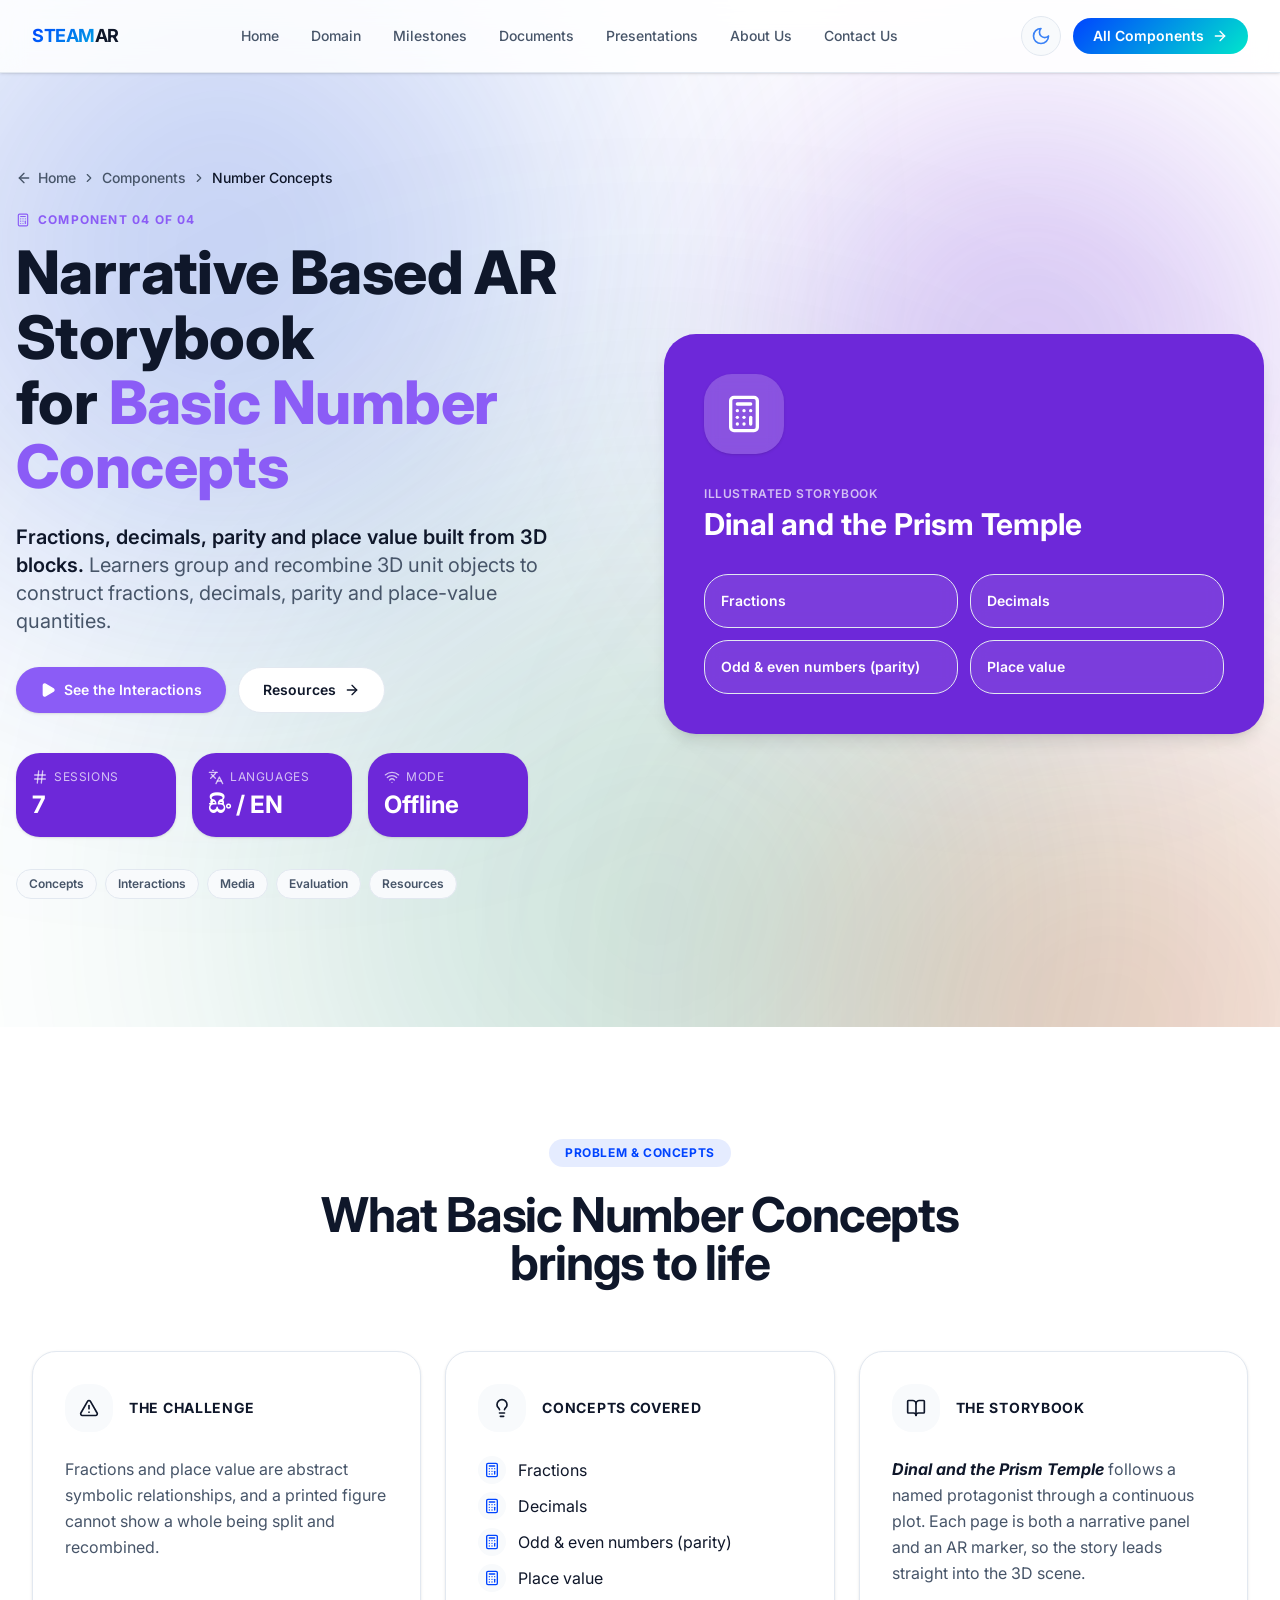
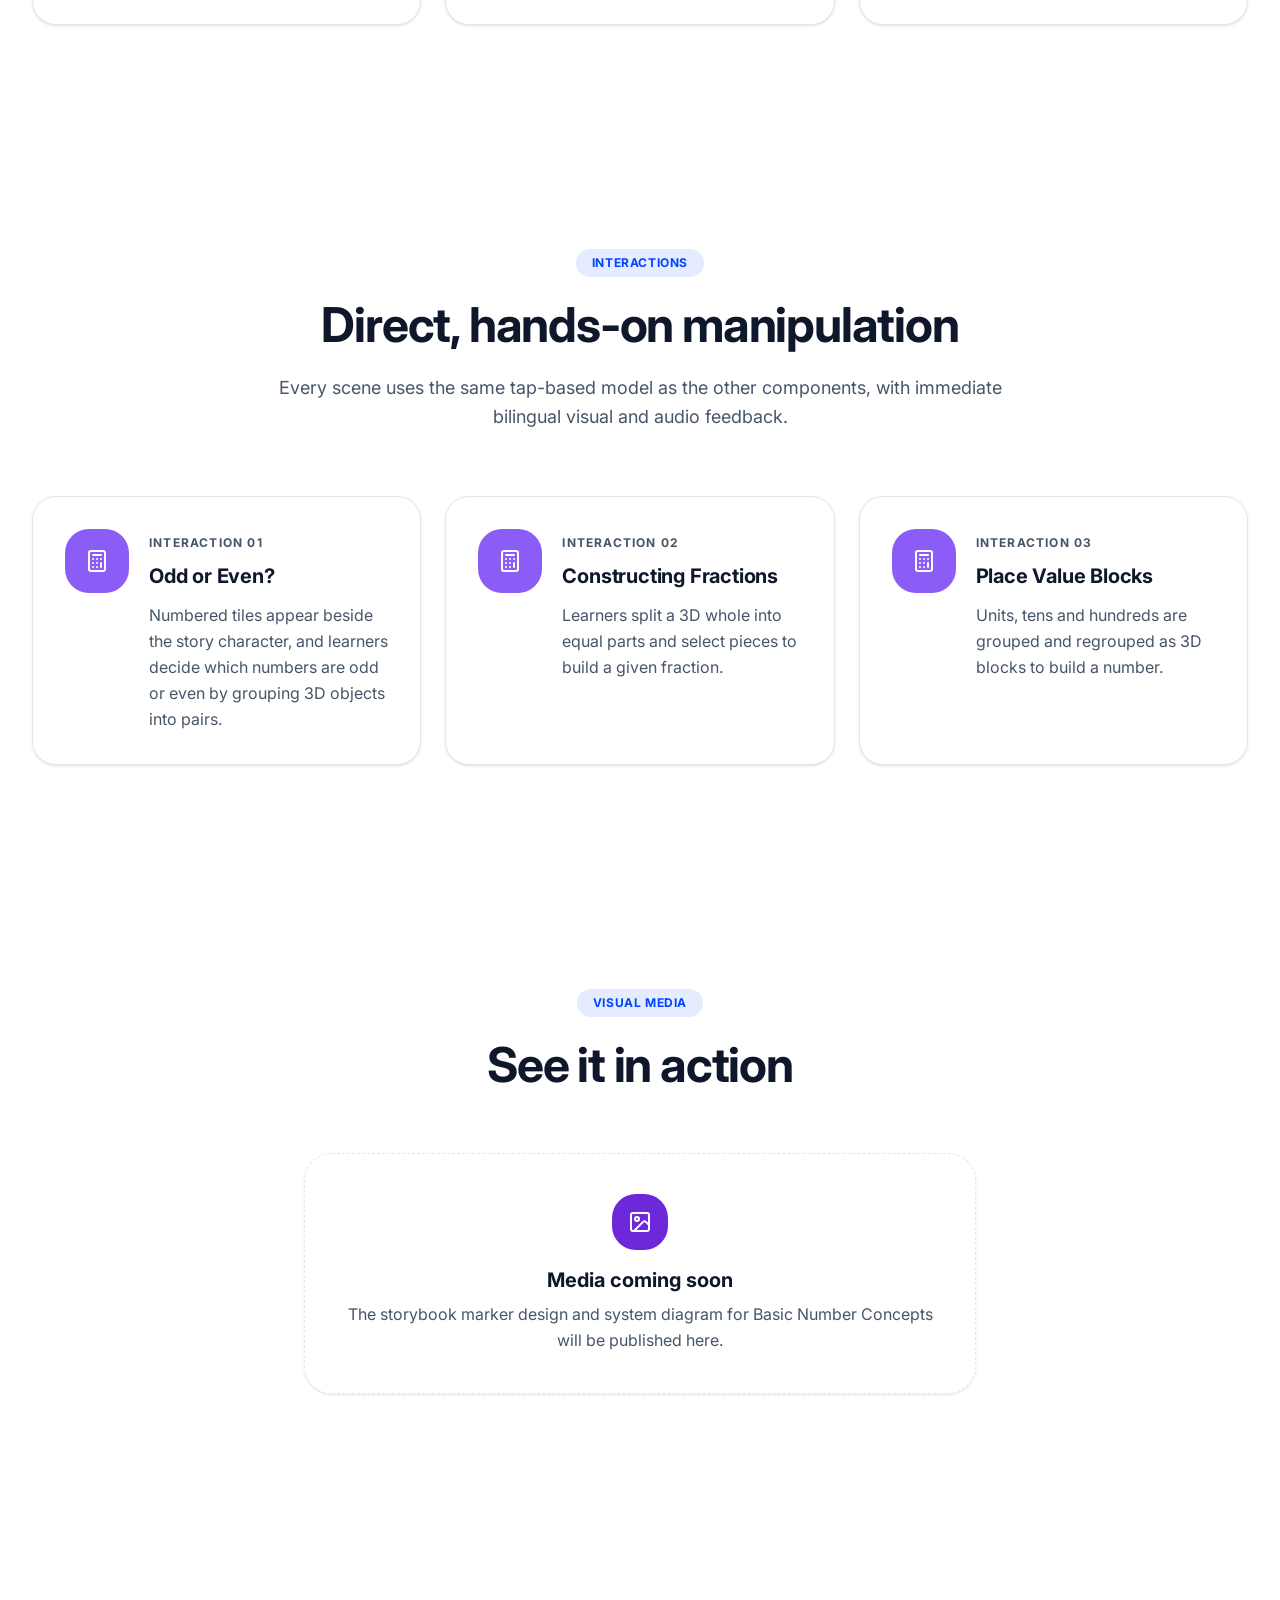
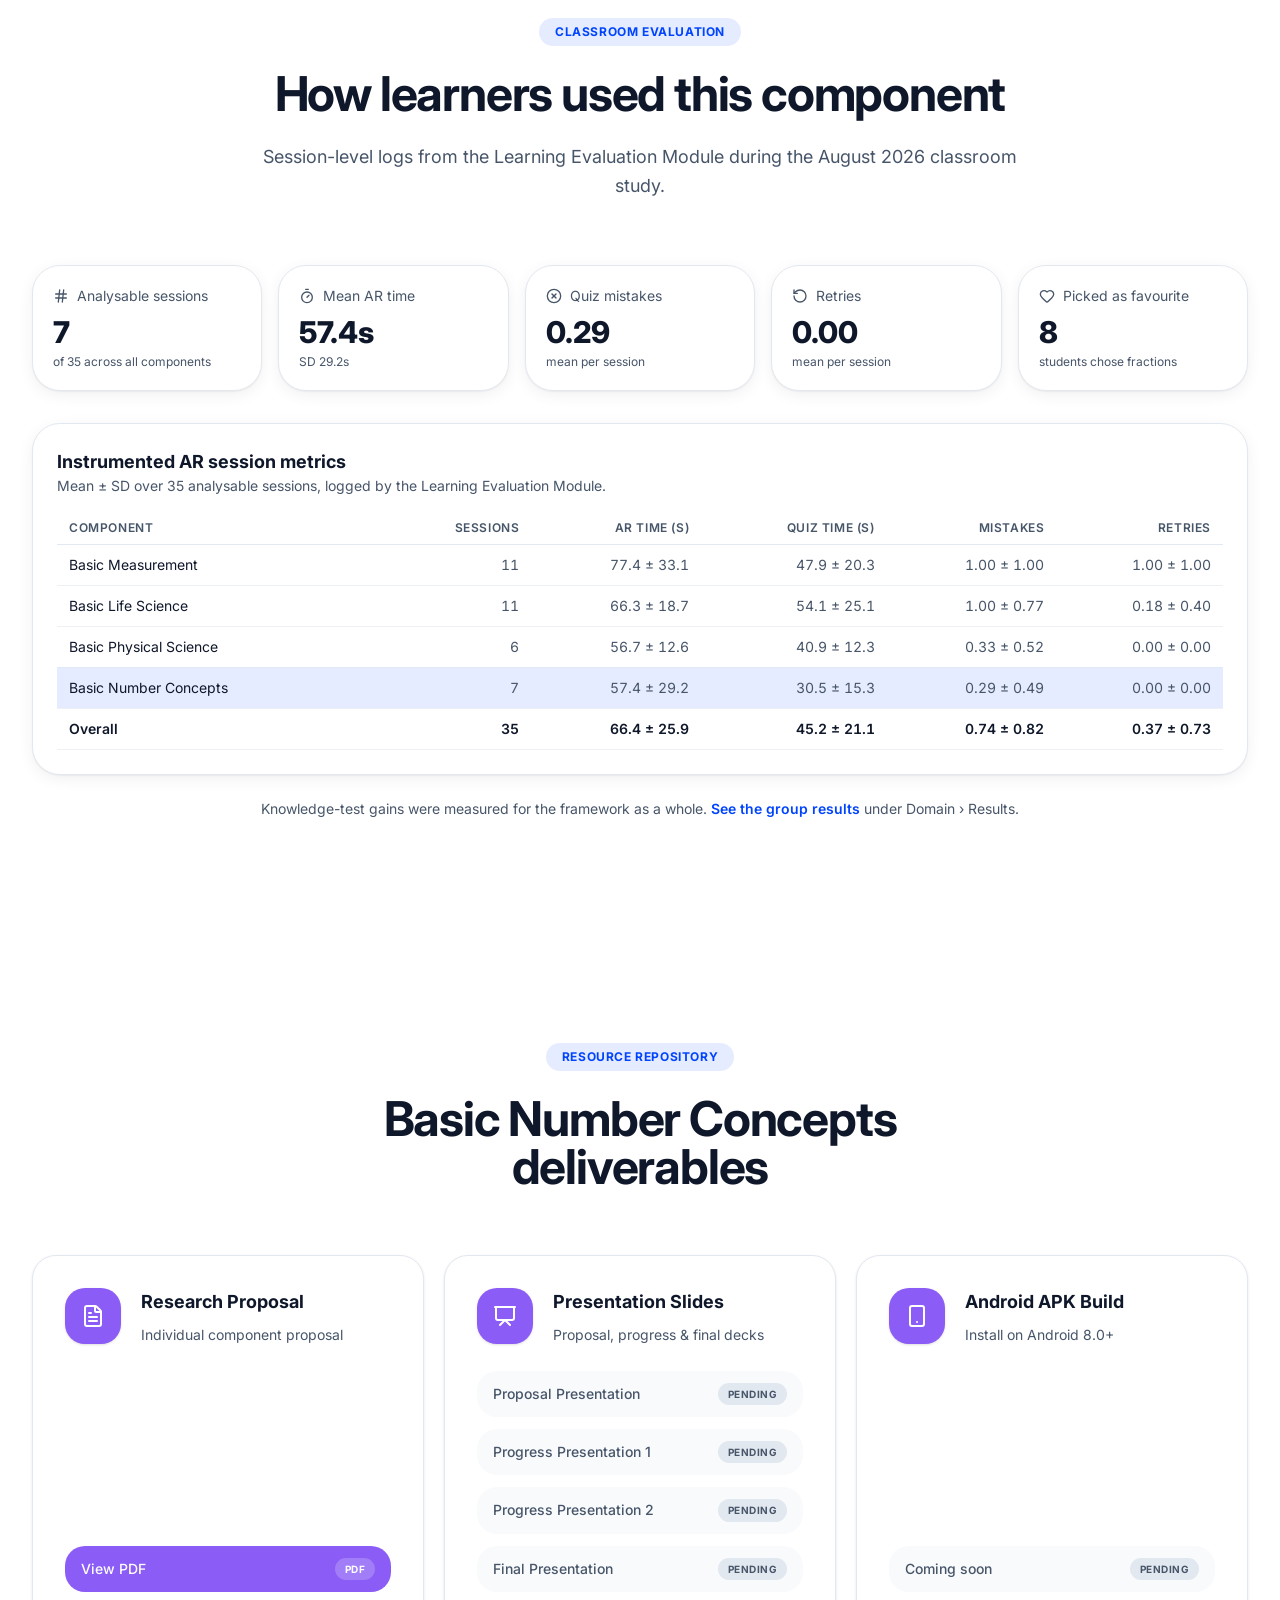
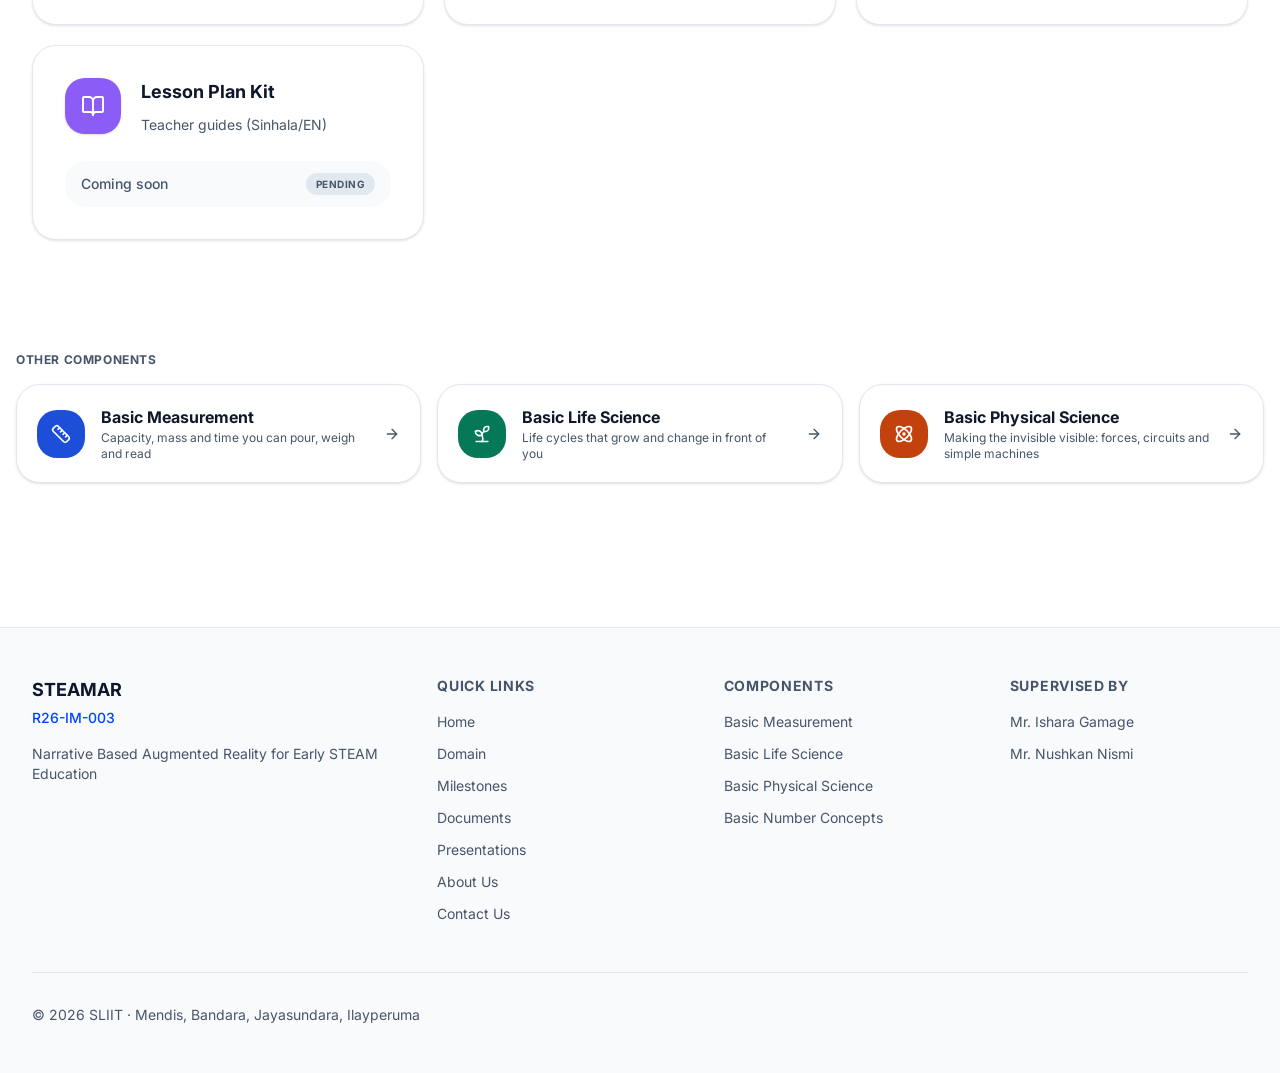
<file: component-number-concepts.html>
<!doctype html>
<html lang="en">
<head>
<meta charset="utf-8">
<meta name="viewport" content="width=device-width, initial-scale=1">
<title>Basic Number Concepts | Narrative-Based AR for Early STEAM Education</title>
<meta name="description" content="Fractions, decimals, parity and place value built from 3D blocks. Learners group and recombine 3D unit objects to construct fractions, decimals, parity and place-value quantities.">
<meta name="author" content="R26-IM-003 · SLIIT">
<link rel="preconnect" href="https://fonts.googleapis.com">
<link rel="preconnect" href="https://fonts.gstatic.com" crossorigin>
<link rel="stylesheet" href="https://fonts.googleapis.com/css2?family=Plus+Jakarta+Sans:wght@500;600;700;800&family=Inter:wght@400;500;600&display=swap">
<link rel="stylesheet" href="css/style.css">
<link rel="stylesheet" href="css/animations.css">
<script>
  (function(){try{var t=localStorage.getItem('theme');if(t==='dark'){document.documentElement.classList.add('dark');}else{document.documentElement.classList.remove('dark');}}catch(e){}})();
</script>
</head>
<body>
<div class="relative min-h-screen overflow-x-hidden bg-background text-foreground">
<header class="fixed inset-x-0 top-0 z-50 border-b bg-background/80 shadow-sm backdrop-blur-md">
  <input type="checkbox" id="nav-toggle" class="peer sr-only" aria-label="Toggle menu">
  <div class="mx-auto max-w-7xl px-4 lg:px-8">
    <nav class="flex items-center justify-between py-4">
      <a href="index.html" class="flex items-center gap-2 text-foreground transition-colors hover:text-primary"><span class="font-display text-lg font-bold tracking-tight"><span class="text-gradient">STEAM</span>AR</span></a>
      <div class="hidden items-center gap-1 xl:flex xl:gap-2"><a href="index.html#home" class="rounded-full px-3 py-2 text-sm font-medium text-muted-foreground transition-colors hover:bg-surface hover:text-foreground">Home</a><a href="index.html#domain" class="rounded-full px-3 py-2 text-sm font-medium text-muted-foreground transition-colors hover:bg-surface hover:text-foreground">Domain</a><a href="index.html#milestones" class="rounded-full px-3 py-2 text-sm font-medium text-muted-foreground transition-colors hover:bg-surface hover:text-foreground">Milestones</a><a href="index.html#documents" class="rounded-full px-3 py-2 text-sm font-medium text-muted-foreground transition-colors hover:bg-surface hover:text-foreground">Documents</a><a href="index.html#presentations" class="rounded-full px-3 py-2 text-sm font-medium text-muted-foreground transition-colors hover:bg-surface hover:text-foreground">Presentations</a><a href="index.html#about" class="rounded-full px-3 py-2 text-sm font-medium text-muted-foreground transition-colors hover:bg-surface hover:text-foreground">About Us</a><a href="index.html#contact" class="rounded-full px-3 py-2 text-sm font-medium text-muted-foreground transition-colors hover:bg-surface hover:text-foreground">Contact Us</a></div>
      <div class="flex items-center gap-3">
        <button type="button" class="theme-toggle-btn" aria-label="Toggle light and dark theme" title="Toggle theme">
          <svg class="sun-icon h-5 w-5" xmlns="http://www.w3.org/2000/svg" viewBox="0 0 24 24" fill="none" stroke="currentColor" stroke-width="2" stroke-linecap="round" stroke-linejoin="round" aria-hidden="true"><circle cx="12" cy="12" r="4"/><path d="M12 2v2"/><path d="M12 20v2"/><path d="m4.93 4.93 1.41 1.41"/><path d="m17.66 17.66 1.41 1.41"/><path d="M2 12h2"/><path d="M20 12h2"/><path d="m6.34 17.66-1.41 1.41"/><path d="m19.07 4.93-1.41 1.41"/></svg>
          <svg class="moon-icon h-5 w-5" xmlns="http://www.w3.org/2000/svg" viewBox="0 0 24 24" fill="none" stroke="currentColor" stroke-width="2" stroke-linecap="round" stroke-linejoin="round" aria-hidden="true"><path d="M12 3a6 6 0 0 0 9 9 9 9 0 1 1-9-9Z"/></svg>
        </button>
        <a href="index.html#components" class="hidden items-center gap-2 rounded-full bg-gradient-primary px-5 py-2 text-sm font-semibold text-primary-foreground whitespace-nowrap transition-transform hover:-translate-y-0.5 hover:shadow-soft focus:ring-2 focus:ring-primary focus:ring-offset-2 focus:outline-none md:flex">All Components <svg xmlns="http://www.w3.org/2000/svg" viewBox="0 0 24 24" fill="none" stroke="currentColor" stroke-width="2" stroke-linecap="round" stroke-linejoin="round" class="h-4 w-4" aria-hidden="true"><path d="M5 12h14"/><path d="m12 5 7 7-7 7"/></svg></a>
        <label for="nav-toggle" class="nav-burger cursor-pointer rounded-full p-2 text-foreground hover:bg-surface xl:hidden" aria-label="Menu"><svg xmlns="http://www.w3.org/2000/svg" viewBox="0 0 24 24" fill="none" stroke="currentColor" stroke-width="2" stroke-linecap="round" stroke-linejoin="round" class="h-5 w-5 icon-open" aria-hidden="true"><path d="M4 5h16"/><path d="M4 12h16"/><path d="M4 19h16"/></svg><svg xmlns="http://www.w3.org/2000/svg" viewBox="0 0 24 24" fill="none" stroke="currentColor" stroke-width="2" stroke-linecap="round" stroke-linejoin="round" class="h-5 w-5 icon-close" aria-hidden="true"><path d="M18 6 6 18"/><path d="m6 6 12 12"/></svg></label>
      </div>
    </nav>
  </div>
  <div class="mobile-menu hidden border-t bg-background px-2 pb-4 pt-2 shadow-sm xl:!hidden">
    <div class="mx-auto max-w-7xl px-4">
      <div class="grid grid-cols-2 gap-2"><a href="index.html#home" class="rounded-lg px-3 py-2 text-sm font-medium text-foreground hover:bg-surface">Home</a><a href="index.html#domain" class="rounded-lg px-3 py-2 text-sm font-medium text-foreground hover:bg-surface">Domain</a><a href="index.html#milestones" class="rounded-lg px-3 py-2 text-sm font-medium text-foreground hover:bg-surface">Milestones</a><a href="index.html#documents" class="rounded-lg px-3 py-2 text-sm font-medium text-foreground hover:bg-surface">Documents</a><a href="index.html#presentations" class="rounded-lg px-3 py-2 text-sm font-medium text-foreground hover:bg-surface">Presentations</a><a href="index.html#about" class="rounded-lg px-3 py-2 text-sm font-medium text-foreground hover:bg-surface">About Us</a><a href="index.html#contact" class="rounded-lg px-3 py-2 text-sm font-medium text-foreground hover:bg-surface">Contact Us</a></div>
      <div class="mt-3 flex items-center justify-between border-t border-b py-2.5 px-1">
        <span class="text-xs font-semibold uppercase tracking-wider text-muted-foreground">Appearance</span>
        <button type="button" class="theme-toggle-mobile flex items-center gap-2 rounded-full border border-border bg-surface px-3 py-1.5 text-xs font-semibold text-foreground transition-colors hover:bg-card" aria-label="Toggle light and dark theme">
          <svg class="sun-icon h-4 w-4" xmlns="http://www.w3.org/2000/svg" viewBox="0 0 24 24" fill="none" stroke="currentColor" stroke-width="2" stroke-linecap="round" stroke-linejoin="round"><circle cx="12" cy="12" r="4"/><path d="M12 2v2"/><path d="M12 20v2"/><path d="m4.93 4.93 1.41 1.41"/><path d="m17.66 17.66 1.41 1.41"/><path d="M2 12h2"/><path d="M20 12h2"/><path d="m6.34 17.66-1.41 1.41"/><path d="m19.07 4.93-1.41 1.41"/></svg>
          <svg class="moon-icon h-4 w-4" xmlns="http://www.w3.org/2000/svg" viewBox="0 0 24 24" fill="none" stroke="currentColor" stroke-width="2" stroke-linecap="round" stroke-linejoin="round"><path d="M12 3a6 6 0 0 0 9 9 9 9 0 1 1-9-9Z"/></svg>
          <span class="theme-text">Dark Mode</span>
        </button>
      </div>
      <p class="mt-4 px-3 text-xs font-semibold uppercase tracking-wider text-muted-foreground">Components</p>
      <div class="mt-2 grid grid-cols-1 gap-2"><a href="component-measurement.html" class="flex items-center gap-3 rounded-lg px-3 py-2 text-sm font-medium text-foreground hover:bg-surface"><span class="flex h-6 w-6 items-center justify-center rounded-md bg-comp-measurement text-white"><svg xmlns="http://www.w3.org/2000/svg" viewBox="0 0 24 24" fill="none" stroke="currentColor" stroke-width="2" stroke-linecap="round" stroke-linejoin="round" class="h-4 w-4" aria-hidden="true"><path d="M21.3 15.3a2.4 2.4 0 0 1 0 3.4l-2.6 2.6a2.4 2.4 0 0 1-3.4 0L2.7 8.7a2.41 2.41 0 0 1 0-3.4l2.6-2.6a2.41 2.41 0 0 1 3.4 0Z"/><path d="m14.5 12.5 2-2"/><path d="m11.5 9.5 2-2"/><path d="m8.5 6.5 2-2"/><path d="m17.5 15.5 2-2"/></svg></span>Measurement</a><a href="component-life-science.html" class="flex items-center gap-3 rounded-lg px-3 py-2 text-sm font-medium text-foreground hover:bg-surface"><span class="flex h-6 w-6 items-center justify-center rounded-md bg-comp-life-science text-white"><svg xmlns="http://www.w3.org/2000/svg" viewBox="0 0 24 24" fill="none" stroke="currentColor" stroke-width="2" stroke-linecap="round" stroke-linejoin="round" class="h-4 w-4" aria-hidden="true"><path d="M14 9.536V7a4 4 0 0 1 4-4h1.5a.5.5 0 0 1 .5.5V5a4 4 0 0 1-4 4 4 4 0 0 0-4 4c0 2 1 3 1 5a5 5 0 0 1-1 3"/><path d="M4 9a5 5 0 0 1 8 4 5 5 0 0 1-8-4"/><path d="M5 21h14"/></svg></span>Life Science</a><a href="component-physical-science.html" class="flex items-center gap-3 rounded-lg px-3 py-2 text-sm font-medium text-foreground hover:bg-surface"><span class="flex h-6 w-6 items-center justify-center rounded-md bg-comp-physical-science text-white"><svg xmlns="http://www.w3.org/2000/svg" viewBox="0 0 24 24" fill="none" stroke="currentColor" stroke-width="2" stroke-linecap="round" stroke-linejoin="round" class="h-4 w-4" aria-hidden="true"><circle cx="12" cy="12" r="1"/><path d="M20.2 20.2c2.04-2.03.02-7.36-4.5-11.9-4.54-4.52-9.87-6.54-11.9-4.5-2.04 2.03-.02 7.36 4.5 11.9 4.54 4.52 9.87 6.54 11.9 4.5Z"/><path d="M15.7 15.7c4.52-4.54 6.54-9.87 4.5-11.9-2.03-2.04-7.36-.02-11.9 4.5-4.52 4.54-6.54 9.87-4.5 11.9 2.03 2.04 7.36.02 11.9-4.5Z"/></svg></span>Physical Science</a><a href="component-number-concepts.html" class="flex items-center gap-3 rounded-lg px-3 py-2 text-sm font-medium text-foreground hover:bg-surface"><span class="flex h-6 w-6 items-center justify-center rounded-md bg-comp-number-concepts text-white"><svg xmlns="http://www.w3.org/2000/svg" viewBox="0 0 24 24" fill="none" stroke="currentColor" stroke-width="2" stroke-linecap="round" stroke-linejoin="round" class="h-4 w-4" aria-hidden="true"><rect width="16" height="20" x="4" y="2" rx="2"/><line x1="8" x2="16" y1="6" y2="6"/><line x1="16" x2="16" y1="14" y2="18"/><path d="M16 10h.01"/><path d="M12 10h.01"/><path d="M8 10h.01"/><path d="M12 14h.01"/><path d="M8 14h.01"/><path d="M12 18h.01"/><path d="M8 18h.01"/></svg></span>Number Concepts</a></div>
    </div>
  </div>
</header>

<section id="overview" class="relative isolate overflow-hidden pt-28 lg:pt-32">
  <div class="absolute inset-0 -z-10 overflow-hidden bg-background">
  <div class="absolute -left-[10%] -top-[10%] h-[700px] w-[700px] rounded-full bg-comp-measurement-bg/40 blur-[140px] mix-blend-multiply"></div>
  <div class="absolute right-[0%] top-[10%] h-[500px] w-[500px] rounded-full bg-comp-number-concepts-bg/40 blur-[120px] mix-blend-multiply"></div>
  <div class="absolute left-[20%] top-[50%] h-[800px] w-[800px] rounded-full bg-comp-life-science-bg/30 blur-[160px] mix-blend-multiply"></div>
  <div class="absolute -right-[10%] top-[70%] h-[600px] w-[600px] rounded-full bg-comp-physical-science-bg/40 blur-[140px] mix-blend-multiply"></div>
</div>
  <div class="mx-auto grid max-w-7xl items-center gap-12 px-4 pb-24 pt-10 lg:grid-cols-2 lg:pb-32">
    <div>
      <nav aria-label="Breadcrumb" class="flex flex-wrap items-center gap-1.5 text-sm font-medium text-muted-foreground">
        <a href="index.html" class="inline-flex items-center gap-1.5 transition-colors hover:text-foreground"><svg xmlns="http://www.w3.org/2000/svg" viewBox="0 0 24 24" fill="none" stroke="currentColor" stroke-width="2" stroke-linecap="round" stroke-linejoin="round" class="h-4 w-4" aria-hidden="true"><path d="m12 19-7-7 7-7"/><path d="M19 12H5"/></svg> Home</a><svg xmlns="http://www.w3.org/2000/svg" viewBox="0 0 24 24" fill="none" stroke="currentColor" stroke-width="2" stroke-linecap="round" stroke-linejoin="round" class="h-3.5 w-3.5" aria-hidden="true"><path d="m9 18 6-6-6-6"/></svg>
        <a href="index.html#components" class="transition-colors hover:text-foreground">Components</a><svg xmlns="http://www.w3.org/2000/svg" viewBox="0 0 24 24" fill="none" stroke="currentColor" stroke-width="2" stroke-linecap="round" stroke-linejoin="round" class="h-3.5 w-3.5" aria-hidden="true"><path d="m9 18 6-6-6-6"/></svg>
        <span class="text-foreground">Number Concepts</span>
      </nav>
      <p class="animate-fade-up mt-6 flex items-center gap-2 text-xs font-bold uppercase tracking-widest text-comp-number-concepts"><svg xmlns="http://www.w3.org/2000/svg" viewBox="0 0 24 24" fill="none" stroke="currentColor" stroke-width="2" stroke-linecap="round" stroke-linejoin="round" class="h-3.5 w-3.5" aria-hidden="true"><rect width="16" height="20" x="4" y="2" rx="2"/><line x1="8" x2="16" y1="6" y2="6"/><line x1="16" x2="16" y1="14" y2="18"/><path d="M16 10h.01"/><path d="M12 10h.01"/><path d="M8 10h.01"/><path d="M12 14h.01"/><path d="M8 14h.01"/><path d="M12 18h.01"/><path d="M8 18h.01"/></svg> Component 04 of 04</p>
      <h1 class="animate-fade-up mt-3 font-display text-4xl font-extrabold leading-[1.08] text-foreground [animation-delay:100ms] sm:text-5xl xl:text-6xl">Narrative Based AR Storybook<br>for <span class="text-comp-number-concepts">Basic Number Concepts</span></h1>
      <p class="animate-fade-up mt-6 max-w-xl text-lg text-muted-foreground [animation-delay:200ms] sm:text-xl"><strong class="font-semibold text-foreground">Fractions, decimals, parity and place value built from 3D blocks.</strong> Learners group and recombine 3D unit objects to construct fractions, decimals, parity and place-value quantities.</p>
      <div class="animate-fade-up mt-8 flex flex-wrap gap-3 [animation-delay:300ms]">
        <a href="#interactions" class="inline-flex items-center gap-2 rounded-full bg-comp-number-concepts px-6 py-3 text-sm font-semibold text-white shadow-sm transition-transform hover:-translate-y-0.5 hover:shadow-soft"><svg xmlns="http://www.w3.org/2000/svg" viewBox="0 0 24 24" fill="white" stroke="currentColor" stroke-width="2" stroke-linecap="round" stroke-linejoin="round" class="h-4 w-4 text-white" aria-hidden="true"><path d="M5 5a2 2 0 0 1 3.008-1.728l11.997 6.998a2 2 0 0 1 .003 3.458l-12 7A2 2 0 0 1 5 19z"/></svg> See the Interactions</a>
        <a href="#resources" class="inline-flex items-center gap-2 rounded-full border bg-card px-6 py-3 text-sm font-semibold text-foreground transition-colors hover:bg-surface">Resources <svg xmlns="http://www.w3.org/2000/svg" viewBox="0 0 24 24" fill="none" stroke="currentColor" stroke-width="2" stroke-linecap="round" stroke-linejoin="round" class="h-4 w-4" aria-hidden="true"><path d="M5 12h14"/><path d="m12 5 7 7-7 7"/></svg></a>
      </div>
      <dl class="animate-fade-up mt-10 grid max-w-lg grid-cols-3 gap-4 [animation-delay:400ms]">
        <div class="rounded-2xl border-transparent bg-comp-number-concepts-bg p-4 text-white shadow-sm"><dt class="flex items-center gap-1.5 text-xs uppercase tracking-wider text-white/70"><svg xmlns="http://www.w3.org/2000/svg" viewBox="0 0 24 24" fill="none" stroke="currentColor" stroke-width="2" stroke-linecap="round" stroke-linejoin="round" class="h-4 w-4" aria-hidden="true"><line x1="4" x2="20" y1="9" y2="9"/><line x1="4" x2="20" y1="15" y2="15"/><line x1="10" x2="8" y1="3" y2="21"/><line x1="16" x2="14" y1="3" y2="21"/></svg>Sessions</dt><dd class="mt-1 font-display text-2xl font-bold">7</dd></div><div class="rounded-2xl border-transparent bg-comp-number-concepts-bg p-4 text-white shadow-sm"><dt class="flex items-center gap-1.5 text-xs uppercase tracking-wider text-white/70"><svg xmlns="http://www.w3.org/2000/svg" viewBox="0 0 24 24" fill="none" stroke="currentColor" stroke-width="2" stroke-linecap="round" stroke-linejoin="round" class="h-4 w-4" aria-hidden="true"><path d="m5 8 6 6"/><path d="m4 14 6-6 2-3"/><path d="M2 5h12"/><path d="M7 2h1"/><path d="m22 22-5-10-5 10"/><path d="M14 18h6"/></svg>Languages</dt><dd class="mt-1 font-display text-2xl font-bold">සිං / EN</dd></div><div class="rounded-2xl border-transparent bg-comp-number-concepts-bg p-4 text-white shadow-sm"><dt class="flex items-center gap-1.5 text-xs uppercase tracking-wider text-white/70"><svg xmlns="http://www.w3.org/2000/svg" viewBox="0 0 24 24" fill="none" stroke="currentColor" stroke-width="2" stroke-linecap="round" stroke-linejoin="round" class="h-4 w-4" aria-hidden="true"><path d="M12 20h.01"/><path d="M2 8.82a15 15 0 0 1 20 0"/><path d="M5 12.859a10 10 0 0 1 14 0"/><path d="M8.5 16.429a5 5 0 0 1 7 0"/></svg>Mode</dt><dd class="mt-1 font-display text-2xl font-bold">Offline</dd></div>
      </dl>
      <div class="animate-fade-up mt-8 flex flex-wrap gap-2 [animation-delay:500ms]"><a href="#concepts" class="rounded-full border bg-surface px-3 py-1.5 text-xs font-semibold text-muted-foreground transition-colors hover:bg-card hover:text-foreground">Concepts</a><a href="#interactions" class="rounded-full border bg-surface px-3 py-1.5 text-xs font-semibold text-muted-foreground transition-colors hover:bg-card hover:text-foreground">Interactions</a><a href="#media" class="rounded-full border bg-surface px-3 py-1.5 text-xs font-semibold text-muted-foreground transition-colors hover:bg-card hover:text-foreground">Media</a><a href="#evaluation" class="rounded-full border bg-surface px-3 py-1.5 text-xs font-semibold text-muted-foreground transition-colors hover:bg-card hover:text-foreground">Evaluation</a><a href="#resources" class="rounded-full border bg-surface px-3 py-1.5 text-xs font-semibold text-muted-foreground transition-colors hover:bg-card hover:text-foreground">Resources</a></div>
    </div>
    <div class="animate-fade-up relative [animation-delay:300ms]">
      <div class="relative overflow-hidden rounded-[2rem] border-transparent bg-comp-number-concepts-bg p-10 text-white shadow-lg">
        <span class="grid h-20 w-20 place-items-center rounded-3xl bg-white/20 text-white shadow-sm backdrop-blur-sm"><svg xmlns="http://www.w3.org/2000/svg" viewBox="0 0 24 24" fill="none" stroke="currentColor" stroke-width="2" stroke-linecap="round" stroke-linejoin="round" class="h-10 w-10" aria-hidden="true"><rect width="16" height="20" x="4" y="2" rx="2"/><line x1="8" x2="16" y1="6" y2="6"/><line x1="16" x2="16" y1="14" y2="18"/><path d="M16 10h.01"/><path d="M12 10h.01"/><path d="M8 10h.01"/><path d="M12 14h.01"/><path d="M8 14h.01"/><path d="M12 18h.01"/><path d="M8 18h.01"/></svg></span>
        <p class="mt-8 text-xs font-semibold uppercase tracking-wider text-white/70">Illustrated storybook</p>
        <p class="mt-1 font-display text-3xl font-bold">Dinal and the Prism Temple</p>
        <div class="mt-8 grid grid-cols-2 gap-3"><div class="rounded-2xl border border-white/20 bg-white/10 p-4 text-sm font-semibold backdrop-blur-sm">Fractions</div><div class="rounded-2xl border border-white/20 bg-white/10 p-4 text-sm font-semibold backdrop-blur-sm">Decimals</div><div class="rounded-2xl border border-white/20 bg-white/10 p-4 text-sm font-semibold backdrop-blur-sm">Odd &amp; even numbers (parity)</div><div class="rounded-2xl border border-white/20 bg-white/10 p-4 text-sm font-semibold backdrop-blur-sm">Place value</div></div></div>
    </div>
  </div>
</section>
<section id="concepts" class="relative scroll-mt-24 py-20 lg:py-28">
  <div class="mx-auto max-w-7xl px-4 lg:px-8">
    <div class="mx-auto mb-16 max-w-3xl text-center">
      <span class="inline-flex items-center gap-2 rounded-full bg-primary/10 px-4 py-1.5 text-xs font-bold uppercase tracking-wider text-primary">Problem &amp; Concepts</span>
      <h2 class="mt-6 font-display text-3xl font-bold tracking-tight text-foreground sm:text-4xl lg:text-5xl">What Basic Number Concepts brings to life</h2>
      
    </div>
    
<div class="grid gap-6 lg:grid-cols-3">
  <div class="group relative flex flex-col overflow-hidden rounded-2xl border bg-card p-8 shadow-sm transition-all duration-300 hover:-translate-y-1 hover:shadow-soft  ">
  
  
  <div class="relative z-10 flex items-center gap-4">
    <span class="flex h-12 w-12 items-center justify-center rounded-xl bg-muted text-foreground"><svg xmlns="http://www.w3.org/2000/svg" viewBox="0 0 24 24" fill="none" stroke="currentColor" stroke-width="2" stroke-linecap="round" stroke-linejoin="round" class="h-5 w-5" aria-hidden="true"><path d="m21.73 18-8-14a2 2 0 0 0-3.48 0l-8 14A2 2 0 0 0 4 21h16a2 2 0 0 0 1.73-3"/><path d="M12 9v4"/><path d="M12 17h.01"/></svg></span>
    <p class="text-sm font-bold uppercase tracking-wider text-foreground">The Challenge</p>
  </div>
  <div class="relative z-10 mt-6 flex-1 text-base leading-relaxed text-muted-foreground"><p class="text-muted-foreground">Fractions and place value are abstract symbolic relationships, and a printed figure cannot show a whole being split and recombined.</p></div>
</div>
  <div class="group relative flex flex-col overflow-hidden rounded-2xl border bg-card p-8 shadow-sm transition-all duration-300 hover:-translate-y-1 hover:shadow-soft  ">
  
  
  <div class="relative z-10 flex items-center gap-4">
    <span class="flex h-12 w-12 items-center justify-center rounded-xl bg-muted text-foreground"><svg xmlns="http://www.w3.org/2000/svg" viewBox="0 0 24 24" fill="none" stroke="currentColor" stroke-width="2" stroke-linecap="round" stroke-linejoin="round" class="h-5 w-5" aria-hidden="true"><path d="M15 14c.2-1 .7-1.7 1.5-2.5 1-.9 1.5-2.2 1.5-3.5A6 6 0 0 0 6 8c0 1 .2 2.2 1.5 3.5.7.7 1.3 1.5 1.5 2.5"/><path d="M9 18h6"/><path d="M10 22h4"/></svg></span>
    <p class="text-sm font-bold uppercase tracking-wider text-foreground">Concepts Covered</p>
  </div>
  <div class="relative z-10 mt-6 flex-1 text-base leading-relaxed text-muted-foreground"><ul class="space-y-2"><li class="flex items-center gap-3"><span class="grid h-7 w-7 place-items-center rounded-lg bg-secondary text-primary"><svg xmlns="http://www.w3.org/2000/svg" viewBox="0 0 24 24" fill="none" stroke="currentColor" stroke-width="2" stroke-linecap="round" stroke-linejoin="round" class="h-4 w-4" aria-hidden="true"><rect width="16" height="20" x="4" y="2" rx="2"/><line x1="8" x2="16" y1="6" y2="6"/><line x1="16" x2="16" y1="14" y2="18"/><path d="M16 10h.01"/><path d="M12 10h.01"/><path d="M8 10h.01"/><path d="M12 14h.01"/><path d="M8 14h.01"/><path d="M12 18h.01"/><path d="M8 18h.01"/></svg></span><span class="text-foreground">Fractions</span></li><li class="flex items-center gap-3"><span class="grid h-7 w-7 place-items-center rounded-lg bg-secondary text-primary"><svg xmlns="http://www.w3.org/2000/svg" viewBox="0 0 24 24" fill="none" stroke="currentColor" stroke-width="2" stroke-linecap="round" stroke-linejoin="round" class="h-4 w-4" aria-hidden="true"><rect width="16" height="20" x="4" y="2" rx="2"/><line x1="8" x2="16" y1="6" y2="6"/><line x1="16" x2="16" y1="14" y2="18"/><path d="M16 10h.01"/><path d="M12 10h.01"/><path d="M8 10h.01"/><path d="M12 14h.01"/><path d="M8 14h.01"/><path d="M12 18h.01"/><path d="M8 18h.01"/></svg></span><span class="text-foreground">Decimals</span></li><li class="flex items-center gap-3"><span class="grid h-7 w-7 place-items-center rounded-lg bg-secondary text-primary"><svg xmlns="http://www.w3.org/2000/svg" viewBox="0 0 24 24" fill="none" stroke="currentColor" stroke-width="2" stroke-linecap="round" stroke-linejoin="round" class="h-4 w-4" aria-hidden="true"><rect width="16" height="20" x="4" y="2" rx="2"/><line x1="8" x2="16" y1="6" y2="6"/><line x1="16" x2="16" y1="14" y2="18"/><path d="M16 10h.01"/><path d="M12 10h.01"/><path d="M8 10h.01"/><path d="M12 14h.01"/><path d="M8 14h.01"/><path d="M12 18h.01"/><path d="M8 18h.01"/></svg></span><span class="text-foreground">Odd &amp; even numbers (parity)</span></li><li class="flex items-center gap-3"><span class="grid h-7 w-7 place-items-center rounded-lg bg-secondary text-primary"><svg xmlns="http://www.w3.org/2000/svg" viewBox="0 0 24 24" fill="none" stroke="currentColor" stroke-width="2" stroke-linecap="round" stroke-linejoin="round" class="h-4 w-4" aria-hidden="true"><rect width="16" height="20" x="4" y="2" rx="2"/><line x1="8" x2="16" y1="6" y2="6"/><line x1="16" x2="16" y1="14" y2="18"/><path d="M16 10h.01"/><path d="M12 10h.01"/><path d="M8 10h.01"/><path d="M12 14h.01"/><path d="M8 14h.01"/><path d="M12 18h.01"/><path d="M8 18h.01"/></svg></span><span class="text-foreground">Place value</span></li></ul></div>
</div>
  <div class="group relative flex flex-col overflow-hidden rounded-2xl border bg-card p-8 shadow-sm transition-all duration-300 hover:-translate-y-1 hover:shadow-soft  ">
  
  
  <div class="relative z-10 flex items-center gap-4">
    <span class="flex h-12 w-12 items-center justify-center rounded-xl bg-muted text-foreground"><svg xmlns="http://www.w3.org/2000/svg" viewBox="0 0 24 24" fill="none" stroke="currentColor" stroke-width="2" stroke-linecap="round" stroke-linejoin="round" class="h-5 w-5" aria-hidden="true"><path d="M12 7v14"/><path d="M3 18a1 1 0 0 1-1-1V4a1 1 0 0 1 1-1h5a4 4 0 0 1 4 4 4 4 0 0 1 4-4h5a1 1 0 0 1 1 1v13a1 1 0 0 1-1 1h-6a3 3 0 0 0-3 3 3 3 0 0 0-3-3z"/></svg></span>
    <p class="text-sm font-bold uppercase tracking-wider text-foreground">The Storybook</p>
  </div>
  <div class="relative z-10 mt-6 flex-1 text-base leading-relaxed text-muted-foreground"><p class="text-muted-foreground"><strong class="italic text-foreground">Dinal and the Prism Temple</strong> follows a named protagonist through a continuous plot. Each page is both a narrative panel and an AR marker, so the story leads straight into the 3D scene.</p></div>
</div>
</div>
  </div>
</section>
<section id="interactions" class="relative scroll-mt-24 py-20 lg:py-28">
  <div class="mx-auto max-w-7xl px-4 lg:px-8">
    <div class="mx-auto mb-16 max-w-3xl text-center">
      <span class="inline-flex items-center gap-2 rounded-full bg-primary/10 px-4 py-1.5 text-xs font-bold uppercase tracking-wider text-primary">Interactions</span>
      <h2 class="mt-6 font-display text-3xl font-bold tracking-tight text-foreground sm:text-4xl lg:text-5xl">Direct, hands-on manipulation</h2>
      <p class="mt-6 text-lg leading-relaxed text-muted-foreground">Every scene uses the same tap-based model as the other components, with immediate bilingual visual and audio feedback.</p>
    </div>
    
<div class="grid gap-6 lg:grid-cols-3"><div class="group relative overflow-hidden rounded-2xl border bg-card p-8 shadow-sm transition-all duration-200 hover:-translate-y-1 hover:shadow-soft"><div class="relative flex items-start gap-5"><span class="flex h-16 w-16 shrink-0 items-center justify-center rounded-2xl bg-comp-number-concepts text-white"><svg xmlns="http://www.w3.org/2000/svg" viewBox="0 0 24 24" fill="none" stroke="currentColor" stroke-width="2" stroke-linecap="round" stroke-linejoin="round" class="h-6 w-6" aria-hidden="true"><rect width="16" height="20" x="4" y="2" rx="2"/><line x1="8" x2="16" y1="6" y2="6"/><line x1="16" x2="16" y1="14" y2="18"/><path d="M16 10h.01"/><path d="M12 10h.01"/><path d="M8 10h.01"/><path d="M12 14h.01"/><path d="M8 14h.01"/><path d="M12 18h.01"/><path d="M8 18h.01"/></svg></span><div><span class="text-xs font-bold uppercase tracking-widest text-muted-foreground">Interaction 01</span><h3 class="mt-2 font-display text-xl font-bold text-foreground">Odd or Even?</h3><p class="mt-3 leading-relaxed text-muted-foreground">Numbered tiles appear beside the story character, and learners decide which numbers are odd or even by grouping 3D objects into pairs.</p></div></div></div><div class="group relative overflow-hidden rounded-2xl border bg-card p-8 shadow-sm transition-all duration-200 hover:-translate-y-1 hover:shadow-soft"><div class="relative flex items-start gap-5"><span class="flex h-16 w-16 shrink-0 items-center justify-center rounded-2xl bg-comp-number-concepts text-white"><svg xmlns="http://www.w3.org/2000/svg" viewBox="0 0 24 24" fill="none" stroke="currentColor" stroke-width="2" stroke-linecap="round" stroke-linejoin="round" class="h-6 w-6" aria-hidden="true"><rect width="16" height="20" x="4" y="2" rx="2"/><line x1="8" x2="16" y1="6" y2="6"/><line x1="16" x2="16" y1="14" y2="18"/><path d="M16 10h.01"/><path d="M12 10h.01"/><path d="M8 10h.01"/><path d="M12 14h.01"/><path d="M8 14h.01"/><path d="M12 18h.01"/><path d="M8 18h.01"/></svg></span><div><span class="text-xs font-bold uppercase tracking-widest text-muted-foreground">Interaction 02</span><h3 class="mt-2 font-display text-xl font-bold text-foreground">Constructing Fractions</h3><p class="mt-3 leading-relaxed text-muted-foreground">Learners split a 3D whole into equal parts and select pieces to build a given fraction.</p></div></div></div><div class="group relative overflow-hidden rounded-2xl border bg-card p-8 shadow-sm transition-all duration-200 hover:-translate-y-1 hover:shadow-soft"><div class="relative flex items-start gap-5"><span class="flex h-16 w-16 shrink-0 items-center justify-center rounded-2xl bg-comp-number-concepts text-white"><svg xmlns="http://www.w3.org/2000/svg" viewBox="0 0 24 24" fill="none" stroke="currentColor" stroke-width="2" stroke-linecap="round" stroke-linejoin="round" class="h-6 w-6" aria-hidden="true"><rect width="16" height="20" x="4" y="2" rx="2"/><line x1="8" x2="16" y1="6" y2="6"/><line x1="16" x2="16" y1="14" y2="18"/><path d="M16 10h.01"/><path d="M12 10h.01"/><path d="M8 10h.01"/><path d="M12 14h.01"/><path d="M8 14h.01"/><path d="M12 18h.01"/><path d="M8 18h.01"/></svg></span><div><span class="text-xs font-bold uppercase tracking-widest text-muted-foreground">Interaction 03</span><h3 class="mt-2 font-display text-xl font-bold text-foreground">Place Value Blocks</h3><p class="mt-3 leading-relaxed text-muted-foreground">Units, tens and hundreds are grouped and regrouped as 3D blocks to build a number.</p></div></div></div></div>
  </div>
</section>
<section id="media" class="relative scroll-mt-24 py-20 lg:py-28">
  <div class="mx-auto max-w-7xl px-4 lg:px-8">
    <div class="mx-auto mb-16 max-w-3xl text-center">
      <span class="inline-flex items-center gap-2 rounded-full bg-primary/10 px-4 py-1.5 text-xs font-bold uppercase tracking-wider text-primary">Visual Media</span>
      <h2 class="mt-6 font-display text-3xl font-bold tracking-tight text-foreground sm:text-4xl lg:text-5xl">See it in action</h2>
      
    </div>
    <div class="mx-auto max-w-2xl rounded-3xl border border-dashed bg-card/60 p-10 text-center shadow-sm"><span class="mx-auto grid h-14 w-14 place-items-center rounded-2xl bg-comp-number-concepts-bg text-white"><svg xmlns="http://www.w3.org/2000/svg" viewBox="0 0 24 24" fill="none" stroke="currentColor" stroke-width="2" stroke-linecap="round" stroke-linejoin="round" class="h-6 w-6" aria-hidden="true"><rect width="18" height="18" x="3" y="3" rx="2" ry="2"/><circle cx="9" cy="9" r="2"/><path d="m21 15-3.086-3.086a2 2 0 0 0-2.828 0L6 21"/></svg></span><p class="mt-4 font-display text-xl font-bold text-foreground">Media coming soon</p><p class="mt-2 text-muted-foreground">The storybook marker design and system diagram for Basic Number Concepts will be published here.</p></div>



  </div>
</section>
<section id="evaluation" class="relative scroll-mt-24 py-20 lg:py-28">
  <div class="mx-auto max-w-7xl px-4 lg:px-8">
    <div class="mx-auto mb-16 max-w-3xl text-center">
      <span class="inline-flex items-center gap-2 rounded-full bg-primary/10 px-4 py-1.5 text-xs font-bold uppercase tracking-wider text-primary">Classroom Evaluation</span>
      <h2 class="mt-6 font-display text-3xl font-bold tracking-tight text-foreground sm:text-4xl lg:text-5xl">How learners used this component</h2>
      <p class="mt-6 text-lg leading-relaxed text-muted-foreground">Session-level logs from the Learning Evaluation Module during the August 2026 classroom study.</p>
    </div>
    
<div class="grid gap-4 sm:grid-cols-2 lg:grid-cols-5"><div class="rounded-3xl border bg-card p-5 shadow-soft"><p class="flex items-center gap-2 text-sm text-muted-foreground"><svg xmlns="http://www.w3.org/2000/svg" viewBox="0 0 24 24" fill="none" stroke="currentColor" stroke-width="2" stroke-linecap="round" stroke-linejoin="round" class="h-4 w-4" aria-hidden="true"><line x1="4" x2="20" y1="9" y2="9"/><line x1="4" x2="20" y1="15" y2="15"/><line x1="10" x2="8" y1="3" y2="21"/><line x1="16" x2="14" y1="3" y2="21"/></svg>Analysable sessions</p><p class="mt-2 font-display text-3xl font-extrabold text-foreground">7</p><p class="mt-1 text-xs text-muted-foreground">of 35 across all components</p></div><div class="rounded-3xl border bg-card p-5 shadow-soft"><p class="flex items-center gap-2 text-sm text-muted-foreground"><svg xmlns="http://www.w3.org/2000/svg" viewBox="0 0 24 24" fill="none" stroke="currentColor" stroke-width="2" stroke-linecap="round" stroke-linejoin="round" class="h-4 w-4" aria-hidden="true"><line x1="10" x2="14" y1="2" y2="2"/><line x1="12" x2="15" y1="14" y2="11"/><circle cx="12" cy="14" r="8"/></svg>Mean AR time</p><p class="mt-2 font-display text-3xl font-extrabold text-foreground">57.4s</p><p class="mt-1 text-xs text-muted-foreground">SD 29.2s</p></div><div class="rounded-3xl border bg-card p-5 shadow-soft"><p class="flex items-center gap-2 text-sm text-muted-foreground"><svg xmlns="http://www.w3.org/2000/svg" viewBox="0 0 24 24" fill="none" stroke="currentColor" stroke-width="2" stroke-linecap="round" stroke-linejoin="round" class="h-4 w-4" aria-hidden="true"><circle cx="12" cy="12" r="10"/><path d="m15 9-6 6"/><path d="m9 9 6 6"/></svg>Quiz mistakes</p><p class="mt-2 font-display text-3xl font-extrabold text-foreground">0.29</p><p class="mt-1 text-xs text-muted-foreground">mean per session</p></div><div class="rounded-3xl border bg-card p-5 shadow-soft"><p class="flex items-center gap-2 text-sm text-muted-foreground"><svg xmlns="http://www.w3.org/2000/svg" viewBox="0 0 24 24" fill="none" stroke="currentColor" stroke-width="2" stroke-linecap="round" stroke-linejoin="round" class="h-4 w-4" aria-hidden="true"><path d="M3 12a9 9 0 1 0 9-9 9.75 9.75 0 0 0-6.74 2.74L3 8"/><path d="M3 3v5h5"/></svg>Retries</p><p class="mt-2 font-display text-3xl font-extrabold text-foreground">0.00</p><p class="mt-1 text-xs text-muted-foreground">mean per session</p></div><div class="rounded-3xl border bg-card p-5 shadow-soft"><p class="flex items-center gap-2 text-sm text-muted-foreground"><svg xmlns="http://www.w3.org/2000/svg" viewBox="0 0 24 24" fill="none" stroke="currentColor" stroke-width="2" stroke-linecap="round" stroke-linejoin="round" class="h-4 w-4" aria-hidden="true"><path d="M2 9.5a5.5 5.5 0 0 1 9.591-3.676.56.56 0 0 0 .818 0A5.49 5.49 0 0 1 22 9.5c0 2.29-1.5 4-3 5.5l-5.492 5.313a2 2 0 0 1-3 .019L5 15c-1.5-1.5-3-3.2-3-5.5"/></svg>Picked as favourite</p><p class="mt-2 font-display text-3xl font-extrabold text-foreground">8</p><p class="mt-1 text-xs text-muted-foreground">students chose fractions</p></div></div>
<div class="mt-8"><div class="overflow-x-auto rounded-3xl border bg-card p-4 shadow-soft sm:p-6"><table class="w-full min-w-[640px] text-sm">
  <caption class="mb-4 text-left"><span class="block font-display text-lg font-bold text-foreground">Instrumented AR session metrics</span><span class="block text-sm text-muted-foreground">Mean ± SD over 35 analysable sessions, logged by the Learning Evaluation Module.</span></caption>
  <thead><tr class="border-b text-left text-xs uppercase tracking-wider text-muted-foreground"><th class="py-2 pl-3 pr-4 font-semibold">Component</th><th class="py-2 pr-4 text-right font-semibold">Sessions</th><th class="py-2 pr-4 text-right font-semibold">AR time (s)</th><th class="py-2 pr-4 text-right font-semibold">Quiz time (s)</th><th class="py-2 pr-4 text-right font-semibold">Mistakes</th><th class="py-2 pr-3 text-right font-semibold">Retries</th></tr></thead>
  <tbody class="tabular-nums text-muted-foreground">
    <tr class="border-b border-border/60  "><td class="py-2.5 pl-3 pr-4 text-foreground"><a href="component-measurement.html" class="hover:text-primary hover:underline">Basic Measurement</a></td><td class="py-2.5 pr-4 text-right">11</td><td class="py-2.5 pr-4 text-right">77.4 ± 33.1</td><td class="py-2.5 pr-4 text-right">47.9 ± 20.3</td><td class="py-2.5 pr-4 text-right">1.00 ± 1.00</td><td class="py-2.5 pr-3 text-right">1.00 ± 1.00</td></tr><tr class="border-b border-border/60  "><td class="py-2.5 pl-3 pr-4 text-foreground"><a href="component-life-science.html" class="hover:text-primary hover:underline">Basic Life Science</a></td><td class="py-2.5 pr-4 text-right">11</td><td class="py-2.5 pr-4 text-right">66.3 ± 18.7</td><td class="py-2.5 pr-4 text-right">54.1 ± 25.1</td><td class="py-2.5 pr-4 text-right">1.00 ± 0.77</td><td class="py-2.5 pr-3 text-right">0.18 ± 0.40</td></tr><tr class="border-b border-border/60  "><td class="py-2.5 pl-3 pr-4 text-foreground"><a href="component-physical-science.html" class="hover:text-primary hover:underline">Basic Physical Science</a></td><td class="py-2.5 pr-4 text-right">6</td><td class="py-2.5 pr-4 text-right">56.7 ± 12.6</td><td class="py-2.5 pr-4 text-right">40.9 ± 12.3</td><td class="py-2.5 pr-4 text-right">0.33 ± 0.52</td><td class="py-2.5 pr-3 text-right">0.00 ± 0.00</td></tr><tr class="border-b border-border/60 bg-primary/10 "><td class="py-2.5 pl-3 pr-4 text-foreground"><a href="component-number-concepts.html" class="hover:text-primary hover:underline">Basic Number Concepts</a></td><td class="py-2.5 pr-4 text-right">7</td><td class="py-2.5 pr-4 text-right">57.4 ± 29.2</td><td class="py-2.5 pr-4 text-right">30.5 ± 15.3</td><td class="py-2.5 pr-4 text-right">0.29 ± 0.49</td><td class="py-2.5 pr-3 text-right">0.00 ± 0.00</td></tr>
    <tr class="border-b border-border/60  font-semibold text-foreground"><td class="py-2.5 pl-3 pr-4 text-foreground">Overall</td><td class="py-2.5 pr-4 text-right">35</td><td class="py-2.5 pr-4 text-right">66.4 ± 25.9</td><td class="py-2.5 pr-4 text-right">45.2 ± 21.1</td><td class="py-2.5 pr-4 text-right">0.74 ± 0.82</td><td class="py-2.5 pr-3 text-right">0.37 ± 0.73</td></tr>
  </tbody></table></div></div>
<p class="mx-auto mt-6 max-w-3xl text-center text-sm text-muted-foreground">Knowledge-test gains were measured for the framework as a whole. <a href="index.html#domain" class="font-semibold text-primary hover:underline">See the group results</a> under Domain › Results.</p>
  </div>
</section>
<section id="resources" class="relative scroll-mt-24 py-20 lg:py-28">
  <div class="mx-auto max-w-7xl px-4 lg:px-8">
    <div class="mx-auto mb-16 max-w-3xl text-center">
      <span class="inline-flex items-center gap-2 rounded-full bg-primary/10 px-4 py-1.5 text-xs font-bold uppercase tracking-wider text-primary">Resource Repository</span>
      <h2 class="mt-6 font-display text-3xl font-bold tracking-tight text-foreground sm:text-4xl lg:text-5xl">Basic Number Concepts deliverables</h2>
      
    </div>
    
<div class="grid gap-5 sm:grid-cols-2 lg:grid-cols-3">
<div class="group flex h-full flex-col overflow-hidden rounded-2xl border bg-card p-8 shadow-sm transition-all duration-200 hover:-translate-y-1 hover:shadow-soft">
  <div class="mb-6 flex items-start gap-5">
    <span class="flex h-14 w-14 shrink-0 items-center justify-center rounded-xl bg-comp-number-concepts text-white shadow-sm"><svg xmlns="http://www.w3.org/2000/svg" viewBox="0 0 24 24" fill="none" stroke="currentColor" stroke-width="2" stroke-linecap="round" stroke-linejoin="round" class="h-6 w-6" aria-hidden="true"><path d="M6 22a2 2 0 0 1-2-2V4a2 2 0 0 1 2-2h8a2.4 2.4 0 0 1 1.704.706l3.588 3.588A2.4 2.4 0 0 1 20 8v12a2 2 0 0 1-2 2z"/><path d="M14 2v5a1 1 0 0 0 1 1h5"/><path d="M10 9H8"/><path d="M16 13H8"/><path d="M16 17H8"/></svg></span>
    <div class="flex-1"><p class="font-display text-lg font-bold text-foreground">Research Proposal</p><p class="mt-2 text-sm leading-relaxed text-muted-foreground">Individual component proposal</p></div>
  </div>
  <div class="mt-auto space-y-3">
    <a href="https://drive.google.com/file/d/1SlgZNPUPIuvyTbDKNEFAV_wP7SnPoJFX/view?usp=sharing" target="_blank" rel="noopener noreferrer" class="flex items-center justify-between rounded-xl px-4 py-3 text-sm font-medium transition-colors bg-comp-number-concepts text-white hover:opacity-90"><span>View PDF</span><span class="rounded-full px-2.5 py-1 text-[10px] font-bold uppercase tracking-wider bg-white/20">pdf</span></a>
  </div>
</div>
<div class="group flex h-full flex-col overflow-hidden rounded-2xl border bg-card p-8 shadow-sm transition-all duration-200 hover:-translate-y-1 hover:shadow-soft">
  <div class="mb-6 flex items-start gap-5">
    <span class="flex h-14 w-14 shrink-0 items-center justify-center rounded-xl bg-comp-number-concepts text-white shadow-sm"><svg xmlns="http://www.w3.org/2000/svg" viewBox="0 0 24 24" fill="none" stroke="currentColor" stroke-width="2" stroke-linecap="round" stroke-linejoin="round" class="h-6 w-6" aria-hidden="true"><path d="M2 3h20"/><path d="M21 3v11a2 2 0 0 1-2 2H5a2 2 0 0 1-2-2V3"/><path d="m7 21 5-5 5 5"/></svg></span>
    <div class="flex-1"><p class="font-display text-lg font-bold text-foreground">Presentation Slides</p><p class="mt-2 text-sm leading-relaxed text-muted-foreground">Proposal, progress &amp; final decks</p></div>
  </div>
  <div class="mt-auto space-y-3">
    <a href="#" aria-disabled="true" tabindex="-1" class="flex items-center justify-between rounded-xl px-4 py-3 text-sm font-medium transition-colors pointer-events-none bg-surface text-muted-foreground"><span>Proposal Presentation</span><span class="rounded-full px-2.5 py-1 text-[10px] font-bold uppercase tracking-wider bg-border text-muted-foreground">pending</span></a>
    <a href="#" aria-disabled="true" tabindex="-1" class="flex items-center justify-between rounded-xl px-4 py-3 text-sm font-medium transition-colors pointer-events-none bg-surface text-muted-foreground"><span>Progress Presentation 1</span><span class="rounded-full px-2.5 py-1 text-[10px] font-bold uppercase tracking-wider bg-border text-muted-foreground">pending</span></a>
    <a href="#" aria-disabled="true" tabindex="-1" class="flex items-center justify-between rounded-xl px-4 py-3 text-sm font-medium transition-colors pointer-events-none bg-surface text-muted-foreground"><span>Progress Presentation 2</span><span class="rounded-full px-2.5 py-1 text-[10px] font-bold uppercase tracking-wider bg-border text-muted-foreground">pending</span></a>
    <a href="#" aria-disabled="true" tabindex="-1" class="flex items-center justify-between rounded-xl px-4 py-3 text-sm font-medium transition-colors pointer-events-none bg-surface text-muted-foreground"><span>Final Presentation</span><span class="rounded-full px-2.5 py-1 text-[10px] font-bold uppercase tracking-wider bg-border text-muted-foreground">pending</span></a>
  </div>
</div>
<div class="group flex h-full flex-col overflow-hidden rounded-2xl border bg-card p-8 shadow-sm transition-all duration-200 hover:-translate-y-1 hover:shadow-soft">
  <div class="mb-6 flex items-start gap-5">
    <span class="flex h-14 w-14 shrink-0 items-center justify-center rounded-xl bg-comp-number-concepts text-white shadow-sm"><svg xmlns="http://www.w3.org/2000/svg" viewBox="0 0 24 24" fill="none" stroke="currentColor" stroke-width="2" stroke-linecap="round" stroke-linejoin="round" class="h-6 w-6" aria-hidden="true"><rect width="14" height="20" x="5" y="2" rx="2" ry="2"/><path d="M12 18h.01"/></svg></span>
    <div class="flex-1"><p class="font-display text-lg font-bold text-foreground">Android APK Build</p><p class="mt-2 text-sm leading-relaxed text-muted-foreground">Install on Android 8.0+</p></div>
  </div>
  <div class="mt-auto space-y-3">
    <a href="#" aria-disabled="true" tabindex="-1" class="flex items-center justify-between rounded-xl px-4 py-3 text-sm font-medium transition-colors pointer-events-none bg-surface text-muted-foreground"><span>Coming soon</span><span class="rounded-full px-2.5 py-1 text-[10px] font-bold uppercase tracking-wider bg-border text-muted-foreground">pending</span></a>
  </div>
</div>
<div class="group flex h-full flex-col overflow-hidden rounded-2xl border bg-card p-8 shadow-sm transition-all duration-200 hover:-translate-y-1 hover:shadow-soft">
  <div class="mb-6 flex items-start gap-5">
    <span class="flex h-14 w-14 shrink-0 items-center justify-center rounded-xl bg-comp-number-concepts text-white shadow-sm"><svg xmlns="http://www.w3.org/2000/svg" viewBox="0 0 24 24" fill="none" stroke="currentColor" stroke-width="2" stroke-linecap="round" stroke-linejoin="round" class="h-6 w-6" aria-hidden="true"><path d="M12 7v14"/><path d="M3 18a1 1 0 0 1-1-1V4a1 1 0 0 1 1-1h5a4 4 0 0 1 4 4 4 4 0 0 1 4-4h5a1 1 0 0 1 1 1v13a1 1 0 0 1-1 1h-6a3 3 0 0 0-3 3 3 3 0 0 0-3-3z"/></svg></span>
    <div class="flex-1"><p class="font-display text-lg font-bold text-foreground">Lesson Plan Kit</p><p class="mt-2 text-sm leading-relaxed text-muted-foreground">Teacher guides (Sinhala/EN)</p></div>
  </div>
  <div class="mt-auto space-y-3">
    <a href="#" aria-disabled="true" tabindex="-1" class="flex items-center justify-between rounded-xl px-4 py-3 text-sm font-medium transition-colors pointer-events-none bg-surface text-muted-foreground"><span>Coming soon</span><span class="rounded-full px-2.5 py-1 text-[10px] font-bold uppercase tracking-wider bg-border text-muted-foreground">pending</span></a>
  </div>
</div>
</div>
  </div>
</section><section class="mx-auto max-w-7xl px-4 pb-16"><p class="mb-4 text-xs font-bold uppercase tracking-wider text-muted-foreground">Other components</p><div class="grid gap-4 sm:grid-cols-3"><a href="component-measurement.html" class="group flex items-center gap-4 rounded-2xl border bg-card p-5 shadow-sm transition-all hover:-translate-y-0.5 hover:shadow-soft"><span class="grid h-12 w-12 flex-shrink-0 place-items-center rounded-xl bg-comp-measurement-bg text-white"><svg xmlns="http://www.w3.org/2000/svg" viewBox="0 0 24 24" fill="none" stroke="currentColor" stroke-width="2" stroke-linecap="round" stroke-linejoin="round" class="h-5 w-5" aria-hidden="true"><path d="M21.3 15.3a2.4 2.4 0 0 1 0 3.4l-2.6 2.6a2.4 2.4 0 0 1-3.4 0L2.7 8.7a2.41 2.41 0 0 1 0-3.4l2.6-2.6a2.41 2.41 0 0 1 3.4 0Z"/><path d="m14.5 12.5 2-2"/><path d="m11.5 9.5 2-2"/><path d="m8.5 6.5 2-2"/><path d="m17.5 15.5 2-2"/></svg></span><div class="flex-1"><p class="font-display font-bold text-foreground">Basic Measurement</p><p class="text-xs text-muted-foreground">Capacity, mass and time you can pour, weigh and read</p></div><svg xmlns="http://www.w3.org/2000/svg" viewBox="0 0 24 24" fill="none" stroke="currentColor" stroke-width="2" stroke-linecap="round" stroke-linejoin="round" class="h-4 w-4 text-muted-foreground transition-transform group-hover:translate-x-0.5" aria-hidden="true"><path d="M5 12h14"/><path d="m12 5 7 7-7 7"/></svg></a><a href="component-life-science.html" class="group flex items-center gap-4 rounded-2xl border bg-card p-5 shadow-sm transition-all hover:-translate-y-0.5 hover:shadow-soft"><span class="grid h-12 w-12 flex-shrink-0 place-items-center rounded-xl bg-comp-life-science-bg text-white"><svg xmlns="http://www.w3.org/2000/svg" viewBox="0 0 24 24" fill="none" stroke="currentColor" stroke-width="2" stroke-linecap="round" stroke-linejoin="round" class="h-5 w-5" aria-hidden="true"><path d="M14 9.536V7a4 4 0 0 1 4-4h1.5a.5.5 0 0 1 .5.5V5a4 4 0 0 1-4 4 4 4 0 0 0-4 4c0 2 1 3 1 5a5 5 0 0 1-1 3"/><path d="M4 9a5 5 0 0 1 8 4 5 5 0 0 1-8-4"/><path d="M5 21h14"/></svg></span><div class="flex-1"><p class="font-display font-bold text-foreground">Basic Life Science</p><p class="text-xs text-muted-foreground">Life cycles that grow and change in front of you</p></div><svg xmlns="http://www.w3.org/2000/svg" viewBox="0 0 24 24" fill="none" stroke="currentColor" stroke-width="2" stroke-linecap="round" stroke-linejoin="round" class="h-4 w-4 text-muted-foreground transition-transform group-hover:translate-x-0.5" aria-hidden="true"><path d="M5 12h14"/><path d="m12 5 7 7-7 7"/></svg></a><a href="component-physical-science.html" class="group flex items-center gap-4 rounded-2xl border bg-card p-5 shadow-sm transition-all hover:-translate-y-0.5 hover:shadow-soft"><span class="grid h-12 w-12 flex-shrink-0 place-items-center rounded-xl bg-comp-physical-science-bg text-white"><svg xmlns="http://www.w3.org/2000/svg" viewBox="0 0 24 24" fill="none" stroke="currentColor" stroke-width="2" stroke-linecap="round" stroke-linejoin="round" class="h-5 w-5" aria-hidden="true"><circle cx="12" cy="12" r="1"/><path d="M20.2 20.2c2.04-2.03.02-7.36-4.5-11.9-4.54-4.52-9.87-6.54-11.9-4.5-2.04 2.03-.02 7.36 4.5 11.9 4.54 4.52 9.87 6.54 11.9 4.5Z"/><path d="M15.7 15.7c4.52-4.54 6.54-9.87 4.5-11.9-2.03-2.04-7.36-.02-11.9 4.5-4.52 4.54-6.54 9.87-4.5 11.9 2.03 2.04 7.36.02 11.9-4.5Z"/></svg></span><div class="flex-1"><p class="font-display font-bold text-foreground">Basic Physical Science</p><p class="text-xs text-muted-foreground">Making the invisible visible: forces, circuits and simple machines</p></div><svg xmlns="http://www.w3.org/2000/svg" viewBox="0 0 24 24" fill="none" stroke="currentColor" stroke-width="2" stroke-linecap="round" stroke-linejoin="round" class="h-4 w-4 text-muted-foreground transition-transform group-hover:translate-x-0.5" aria-hidden="true"><path d="M5 12h14"/><path d="m12 5 7 7-7 7"/></svg></a></div></section>
<footer class="mt-20 border-t bg-surface py-12 text-foreground">
  <div class="mx-auto max-w-7xl px-4 lg:px-8">
    <div class="grid gap-12 sm:grid-cols-2 lg:grid-cols-[1.5fr_1fr_1fr_1fr]">
      <div class="flex flex-col gap-4">
        <div><p class="font-display text-lg font-bold">STEAMAR</p><p class="mt-1 text-sm font-medium text-primary">R26-IM-003</p></div>
        <p class="max-w-md text-sm text-muted-foreground">Narrative Based Augmented Reality for Early STEAM Education</p>
      </div>
      <div><p class="text-sm font-bold uppercase tracking-wider text-muted-foreground">Quick links</p>
        <ul class="mt-4 space-y-3 text-sm"><li><a href="index.html#home" class="text-muted-foreground transition-colors hover:text-primary">Home</a></li><li><a href="index.html#domain" class="text-muted-foreground transition-colors hover:text-primary">Domain</a></li><li><a href="index.html#milestones" class="text-muted-foreground transition-colors hover:text-primary">Milestones</a></li><li><a href="index.html#documents" class="text-muted-foreground transition-colors hover:text-primary">Documents</a></li><li><a href="index.html#presentations" class="text-muted-foreground transition-colors hover:text-primary">Presentations</a></li><li><a href="index.html#about" class="text-muted-foreground transition-colors hover:text-primary">About Us</a></li><li><a href="index.html#contact" class="text-muted-foreground transition-colors hover:text-primary">Contact Us</a></li></ul></div>
      <div><p class="text-sm font-bold uppercase tracking-wider text-muted-foreground">Components</p>
        <ul class="mt-4 space-y-3 text-sm"><li><a href="component-measurement.html" class="text-muted-foreground transition-colors hover:text-primary">Basic Measurement</a></li><li><a href="component-life-science.html" class="text-muted-foreground transition-colors hover:text-primary">Basic Life Science</a></li><li><a href="component-physical-science.html" class="text-muted-foreground transition-colors hover:text-primary">Basic Physical Science</a></li><li><a href="component-number-concepts.html" class="text-muted-foreground transition-colors hover:text-primary">Basic Number Concepts</a></li></ul></div>
      <div><p class="text-sm font-bold uppercase tracking-wider text-muted-foreground">Supervised by</p>
        <ul class="mt-4 space-y-3 text-sm text-muted-foreground"><li>Mr. Ishara Gamage</li><li>Mr. Nushkan Nismi</li></ul></div>
    </div>
    <div class="mt-12 flex flex-col items-center justify-between gap-4 border-t pt-8 sm:flex-row">
      <p class="text-sm text-muted-foreground">© 2026 SLIIT · Mendis, Bandara, Jayasundara, Ilayperuma</p>
    </div>
  </div>
</footer>
</div>
<script src="js/animations.js"></script>
</body>
</html>
</file>
<file: css/animations.css>
/* ==========================================================================
   Smooth Animations & Modern Interactive FX
   Narrative-Based AR for Early STEAM Education
   ========================================================================== */

/* --------------------------------------------------------------------------
   1. Global Smoothness & Scroll Progress Bar
   -------------------------------------------------------------------------- */
html {
  scroll-behavior: smooth !important;
}

#scroll-progress-bar {
  position: fixed;
  top: 0;
  left: 0;
  width: 100%;
  height: 3.5px;
  background: linear-gradient(90deg, #0044ff, #00e6cc 50%, #8b5cf6 100%);
  transform-origin: left;
  transform: scaleX(0);
  z-index: 100;
  pointer-events: none;
  transition: transform 0.08s linear;
  box-shadow: 0 0 10px rgba(0, 230, 204, 0.5);
}

/* --------------------------------------------------------------------------
   2. Header Scroll Transition & ScrollSpy Indicator
   -------------------------------------------------------------------------- */
header {
  transition: background-color 0.35s ease, box-shadow 0.35s ease, padding 0.35s ease, border-color 0.35s ease;
}

header.is-scrolled {
  background-color: color-mix(in oklab, var(--background) 92%, transparent) !important;
  box-shadow: 0 4px 20px -2px rgba(0, 0, 0, 0.08), 0 2px 6px -1px rgba(0, 0, 0, 0.04);
  backdrop-filter: blur(16px);
  -webkit-backdrop-filter: blur(16px);
}

.nav-link {
  position: relative;
  transition: color 0.25s ease, background-color 0.25s ease, transform 0.2s ease;
}

.nav-link.active {
  color: var(--foreground) !important;
  background-color: var(--surface) !important;
  box-shadow: 0 0 0 1px var(--border);
}

/* --------------------------------------------------------------------------
   3. Keyframe Animations
   -------------------------------------------------------------------------- */
@keyframes fadeInUp {
  from {
    opacity: 0;
    transform: translateY(24px);
    filter: blur(4px);
  }
  to {
    opacity: 1;
    transform: translateY(0);
    filter: blur(0);
  }
}

@keyframes fadeInScale {
  from {
    opacity: 0;
    transform: scale(0.94);
    filter: blur(4px);
  }
  to {
    opacity: 1;
    transform: scale(1);
    filter: blur(0);
  }
}

@keyframes fadeInLeft {
  from {
    opacity: 0;
    transform: translateX(-24px);
    filter: blur(4px);
  }
  to {
    opacity: 1;
    transform: translateX(0);
    filter: blur(0);
  }
}

@keyframes fadeInRight {
  from {
    opacity: 0;
    transform: translateX(24px);
    filter: blur(4px);
  }
  to {
    opacity: 1;
    transform: translateX(0);
    filter: blur(0);
  }
}

/* Gentle floating animation for badges and highlights */
@keyframes floatGentle {
  0%, 100% {
    transform: translateY(0);
  }
  50% {
    transform: translateY(-6px);
  }
}

@keyframes floatGentleReverse {
  0%, 100% {
    transform: translateY(0);
  }
  50% {
    transform: translateY(6px);
  }
}

/* Ambient gradient blob floating animations */
@keyframes blobDrift1 {
  0%, 100% {
    transform: translate(0, 0) scale(1);
  }
  33% {
    transform: translate(30px, -20px) scale(1.06);
  }
  66% {
    transform: translate(-15px, 15px) scale(0.96);
  }
}

@keyframes blobDrift2 {
  0%, 100% {
    transform: translate(0, 0) scale(1);
  }
  33% {
    transform: translate(-25px, 25px) scale(1.08);
  }
  66% {
    transform: translate(20px, -12px) scale(0.94);
  }
}

@keyframes blobDrift3 {
  0%, 100% {
    transform: translate(0, 0) scale(1);
  }
  50% {
    transform: translate(18px, 20px) scale(1.05);
  }
}

/* Shimmering gradient text */
@keyframes gradientShine {
  0% {
    background-position: 0% 50%;
  }
  50% {
    background-position: 100% 50%;
  }
  100% {
    background-position: 0% 50%;
  }
}

/* --------------------------------------------------------------------------
   4. Ambient Blobs & Hero Enhancements
   -------------------------------------------------------------------------- */
#home .absolute.rounded-full:nth-child(1),
#overview .absolute.rounded-full:nth-child(1) {
  animation: blobDrift1 18s ease-in-out infinite alternate;
}

#home .absolute.rounded-full:nth-child(2),
#overview .absolute.rounded-full:nth-child(2) {
  animation: blobDrift2 22s ease-in-out infinite alternate;
}

#home .absolute.rounded-full:nth-child(3),
#overview .absolute.rounded-full:nth-child(3) {
  animation: blobDrift3 20s ease-in-out infinite alternate;
}

#home .absolute.rounded-full:nth-child(4),
#overview .absolute.rounded-full:nth-child(4) {
  animation: blobDrift1 24s ease-in-out infinite alternate-reverse;
}

.text-gradient {
  background-size: 200% auto;
  animation: gradientShine 6s ease-in-out infinite;
}

.badge-float {
  animation: floatGentle 4.5s ease-in-out infinite;
  display: inline-flex;
}

.hero-video-wrapper {
  transition: transform 0.4s cubic-bezier(0.16, 1, 0.3, 1), box-shadow 0.4s ease;
}

.hero-video-wrapper:hover {
  transform: translateY(-4px) scale(1.01);
  box-shadow: 0 24px 48px -12px rgba(0, 68, 255, 0.22);
}

/* --------------------------------------------------------------------------
   5. Scroll-Triggered Reveal Engine
   -------------------------------------------------------------------------- */
.anim-reveal {
  opacity: 0;
  transform: translateY(24px);
  filter: blur(3px);
  transition: opacity 0.65s cubic-bezier(0.16, 1, 0.3, 1),
              transform 0.65s cubic-bezier(0.16, 1, 0.3, 1),
              filter 0.65s cubic-bezier(0.16, 1, 0.3, 1);
  will-change: opacity, transform, filter;
}

.anim-reveal.is-revealed {
  opacity: 1;
  transform: translateY(0);
  filter: blur(0);
}

.anim-reveal-left {
  opacity: 0;
  transform: translateX(-28px);
  filter: blur(3px);
  transition: opacity 0.65s cubic-bezier(0.16, 1, 0.3, 1),
              transform 0.65s cubic-bezier(0.16, 1, 0.3, 1),
              filter 0.65s cubic-bezier(0.16, 1, 0.3, 1);
  will-change: opacity, transform, filter;
}

.anim-reveal-left.is-revealed {
  opacity: 1;
  transform: translateX(0);
  filter: blur(0);
}

.anim-reveal-right {
  opacity: 0;
  transform: translateX(28px);
  filter: blur(3px);
  transition: opacity 0.65s cubic-bezier(0.16, 1, 0.3, 1),
              transform 0.65s cubic-bezier(0.16, 1, 0.3, 1),
              filter 0.65s cubic-bezier(0.16, 1, 0.3, 1);
  will-change: opacity, transform, filter;
}

.anim-reveal-right.is-revealed {
  opacity: 1;
  transform: translateX(0);
  filter: blur(0);
}

.anim-reveal-scale {
  opacity: 0;
  transform: scale(0.93);
  filter: blur(3px);
  transition: opacity 0.65s cubic-bezier(0.16, 1, 0.3, 1),
              transform 0.65s cubic-bezier(0.16, 1, 0.3, 1),
              filter 0.65s cubic-bezier(0.16, 1, 0.3, 1);
  will-change: opacity, transform, filter;
}

.anim-reveal-scale.is-revealed {
  opacity: 1;
  transform: scale(1);
  filter: blur(0);
}

/* Stagger delays */
.delay-50  { transition-delay: 50ms !important; }
.delay-100 { transition-delay: 100ms !important; }
.delay-150 { transition-delay: 150ms !important; }
.delay-200 { transition-delay: 200ms !important; }
.delay-250 { transition-delay: 250ms !important; }
.delay-300 { transition-delay: 300ms !important; }
.delay-350 { transition-delay: 350ms !important; }
.delay-400 { transition-delay: 400ms !important; }
.delay-500 { transition-delay: 500ms !important; }

/* --------------------------------------------------------------------------
   6. Interactive Cards & Elements Hover States
   -------------------------------------------------------------------------- */
.interactive-card {
  transition: transform 0.35s cubic-bezier(0.16, 1, 0.3, 1),
              box-shadow 0.35s cubic-bezier(0.16, 1, 0.3, 1),
              border-color 0.3s ease,
              background-color 0.3s ease;
  will-change: transform, box-shadow;
}

.interactive-card:hover {
  transform: translateY(-5px);
  box-shadow: 0 18px 32px -8px rgba(0, 68, 255, 0.12),
              0 6px 14px -3px rgba(0, 0, 0, 0.05);
}

/* Smooth zoom for team member portraits */
#about .grid > div {
  transition: transform 0.35s cubic-bezier(0.16, 1, 0.3, 1),
              box-shadow 0.35s cubic-bezier(0.16, 1, 0.3, 1),
              border-color 0.3s ease;
}

#about .grid > div:hover {
  transform: translateY(-6px);
  box-shadow: 0 16px 30px -8px rgba(0, 68, 255, 0.12);
}

#about .grid > div img {
  transition: transform 0.5s cubic-bezier(0.16, 1, 0.3, 1);
}

#about .grid > div:hover img {
  transform: scale(1.08);
}

/* Milestones Details styling */
details[name="milestone"] {
  transition: all 0.3s cubic-bezier(0.16, 1, 0.3, 1);
}

details[name="milestone"][open] {
  box-shadow: 0 8px 24px -4px rgba(0, 68, 255, 0.1);
}

details[name="milestone"] > summary {
  transition: background-color 0.2s ease;
}

details[name="milestone"] > div {
  animation: fadeInUp 0.35s cubic-bezier(0.16, 1, 0.3, 1);
}

/* Interactive Buttons */
button,
a.rounded-full,
a.rounded-xl,
a.rounded-2xl {
  transition: transform 0.25s cubic-bezier(0.16, 1, 0.3, 1),
              box-shadow 0.25s cubic-bezier(0.16, 1, 0.3, 1),
              background-color 0.25s ease,
              color 0.25s ease,
              border-color 0.25s ease;
}

button:active,
a.rounded-full:active,
a.rounded-xl:active {
  transform: scale(0.97) !important;
}

/* --------------------------------------------------------------------------
   7. Smooth Tab Panel Transitions
   -------------------------------------------------------------------------- */
.tab-panel {
  display: none;
}

#tab-literature:checked ~ .tab-panel-literature,
#tab-gap:checked ~ .tab-panel-gap,
#tab-problem:checked ~ .tab-panel-problem,
#tab-objectives:checked ~ .tab-panel-objectives,
#tab-methodology:checked ~ .tab-panel-methodology,
#tab-results:checked ~ .tab-panel-results,
#tab-technologies:checked ~ .tab-panel-technologies,
#tab-commercialization:checked ~ .tab-panel-commercialization {
  display: block !important;
  opacity: 1 !important;
  animation: fadeInUp 0.4s cubic-bezier(0.16, 1, 0.3, 1) both;
}

.tab-label {
  transition: background-color 0.25s ease, color 0.25s ease, transform 0.2s ease, box-shadow 0.25s ease;
}

.tab-label:active {
  transform: scale(0.98);
}

/* --------------------------------------------------------------------------
   8. Back to Top Button
   -------------------------------------------------------------------------- */
#back-to-top {
  position: fixed;
  bottom: 28px;
  right: 28px;
  z-index: 40;
  width: 48px;
  height: 48px;
  border-radius: 9999px;
  background-color: var(--primary);
  color: var(--primary-foreground);
  display: flex;
  align-items: center;
  justify-content: center;
  box-shadow: 0 10px 25px -5px rgba(0, 68, 255, 0.4), 0 4px 10px -2px rgba(0, 0, 0, 0.1);
  opacity: 0;
  visibility: hidden;
  transform: translateY(16px) scale(0.85);
  transition: opacity 0.3s cubic-bezier(0.16, 1, 0.3, 1),
              transform 0.3s cubic-bezier(0.16, 1, 0.3, 1),
              visibility 0.3s ease,
              background-color 0.2s ease,
              box-shadow 0.2s ease;
  cursor: pointer;
  border: 1px solid rgba(255, 255, 255, 0.2);
}

#back-to-top.is-visible {
  opacity: 1;
  visibility: visible;
  transform: translateY(0) scale(1);
}

#back-to-top:hover {
  background-color: var(--primary-hover);
  transform: translateY(-4px) scale(1.06);
  box-shadow: 0 16px 32px -4px rgba(0, 68, 255, 0.5);
}

#back-to-top:active {
  transform: translateY(-1px) scale(0.96);
}

/* --------------------------------------------------------------------------
   9. Mobile Menu Smooth Drawer
   -------------------------------------------------------------------------- */
.mobile-menu {
  transition: all 0.35s cubic-bezier(0.16, 1, 0.3, 1);
  transform-origin: top;
}

#nav-toggle:checked ~ .mobile-menu {
  animation: fadeInUp 0.3s cubic-bezier(0.16, 1, 0.3, 1) forwards;
}

/* --------------------------------------------------------------------------
   10. Accessibility: Prefers Reduced Motion
   -------------------------------------------------------------------------- */
@media (prefers-reduced-motion: reduce) {
  html {
    scroll-behavior: auto !important;
  }
  *,
  *::before,
  *::after {
    animation-duration: 0.01ms !important;
    animation-iteration-count: 1 !important;
    transition-duration: 0.01ms !important;
    scroll-behavior: auto !important;
  }
  .anim-reveal,
  .anim-reveal-left,
  .anim-reveal-right,
  .anim-reveal-scale {
    opacity: 1 !important;
    transform: none !important;
    filter: none !important;
  }
}

/* --------------------------------------------------------------------------
   11. Light & Dark Theme Toggle System
   -------------------------------------------------------------------------- */
.theme-toggle-btn {
  position: relative;
  width: 40px;
  height: 40px;
  border-radius: 9999px;
  display: inline-flex;
  align-items: center;
  justify-content: center;
  cursor: pointer;
  background-color: var(--surface);
  border: 1px solid var(--border);
  color: var(--foreground);
  transition: transform 0.25s cubic-bezier(0.16, 1, 0.3, 1),
              background-color 0.25s ease,
              border-color 0.25s ease,
              box-shadow 0.25s ease;
  outline: none;
}

.theme-toggle-btn:hover {
  background-color: var(--card);
  transform: scale(1.06);
  box-shadow: 0 4px 12px rgba(0, 0, 0, 0.08);
}

.theme-toggle-btn:active {
  transform: scale(0.95);
}

.theme-toggle-btn svg {
  transition: transform 0.4s cubic-bezier(0.16, 1, 0.3, 1), opacity 0.25s ease;
}

/* Icon visibility */
html.dark .theme-toggle-btn .sun-icon {
  display: block;
  color: #fbbf24;
}
html.dark .theme-toggle-btn .moon-icon {
  display: none;
}

html:not(.dark) .theme-toggle-btn .sun-icon {
  display: none;
}
html:not(.dark) .theme-toggle-btn .moon-icon {
  display: block;
  color: #3b82f6;
}

.theme-toggle-btn:hover svg {
  transform: rotate(20deg) scale(1.1);
}

/* Smooth Transition across the page on theme change */
html.theme-transitioning,
html.theme-transitioning *,
html.theme-transitioning *::before,
html.theme-transitioning *::after {
  transition: background-color 0.35s ease,
              border-color 0.35s ease,
              color 0.35s ease,
              fill 0.35s ease,
              stroke 0.35s ease,
              box-shadow 0.35s ease !important;
}

/* Specific Light Mode Polish */
html:not(.dark) {
  color-scheme: light;
}

html:not(.dark) header {
  background-color: rgba(255, 255, 255, 0.85) !important;
  border-bottom: 1px solid #e2e8f0;
}

html:not(.dark) header.is-scrolled {
  background-color: rgba(255, 255, 255, 0.95) !important;
  box-shadow: 0 4px 20px -2px rgba(15, 23, 42, 0.08), 0 2px 6px -1px rgba(15, 23, 42, 0.04);
}

html:not(.dark) .bg-surface {
  background-color: #f8fafc;
}

html:not(.dark) .bg-card {
  background-color: #ffffff;
  border-color: #e2e8f0;
}

html:not(.dark) .border {
  border-color: #e2e8f0;
}

html:not(.dark) .text-foreground {
  color: #0f172a;
}

html:not(.dark) .text-muted-foreground {
  color: #475569;
}

html:not(.dark) #back-to-top {
  background-color: #0044ff;
  color: #ffffff;
  box-shadow: 0 10px 25px -5px rgba(0, 68, 255, 0.35);
}

html.dark {
  color-scheme: dark;
}
</file>
